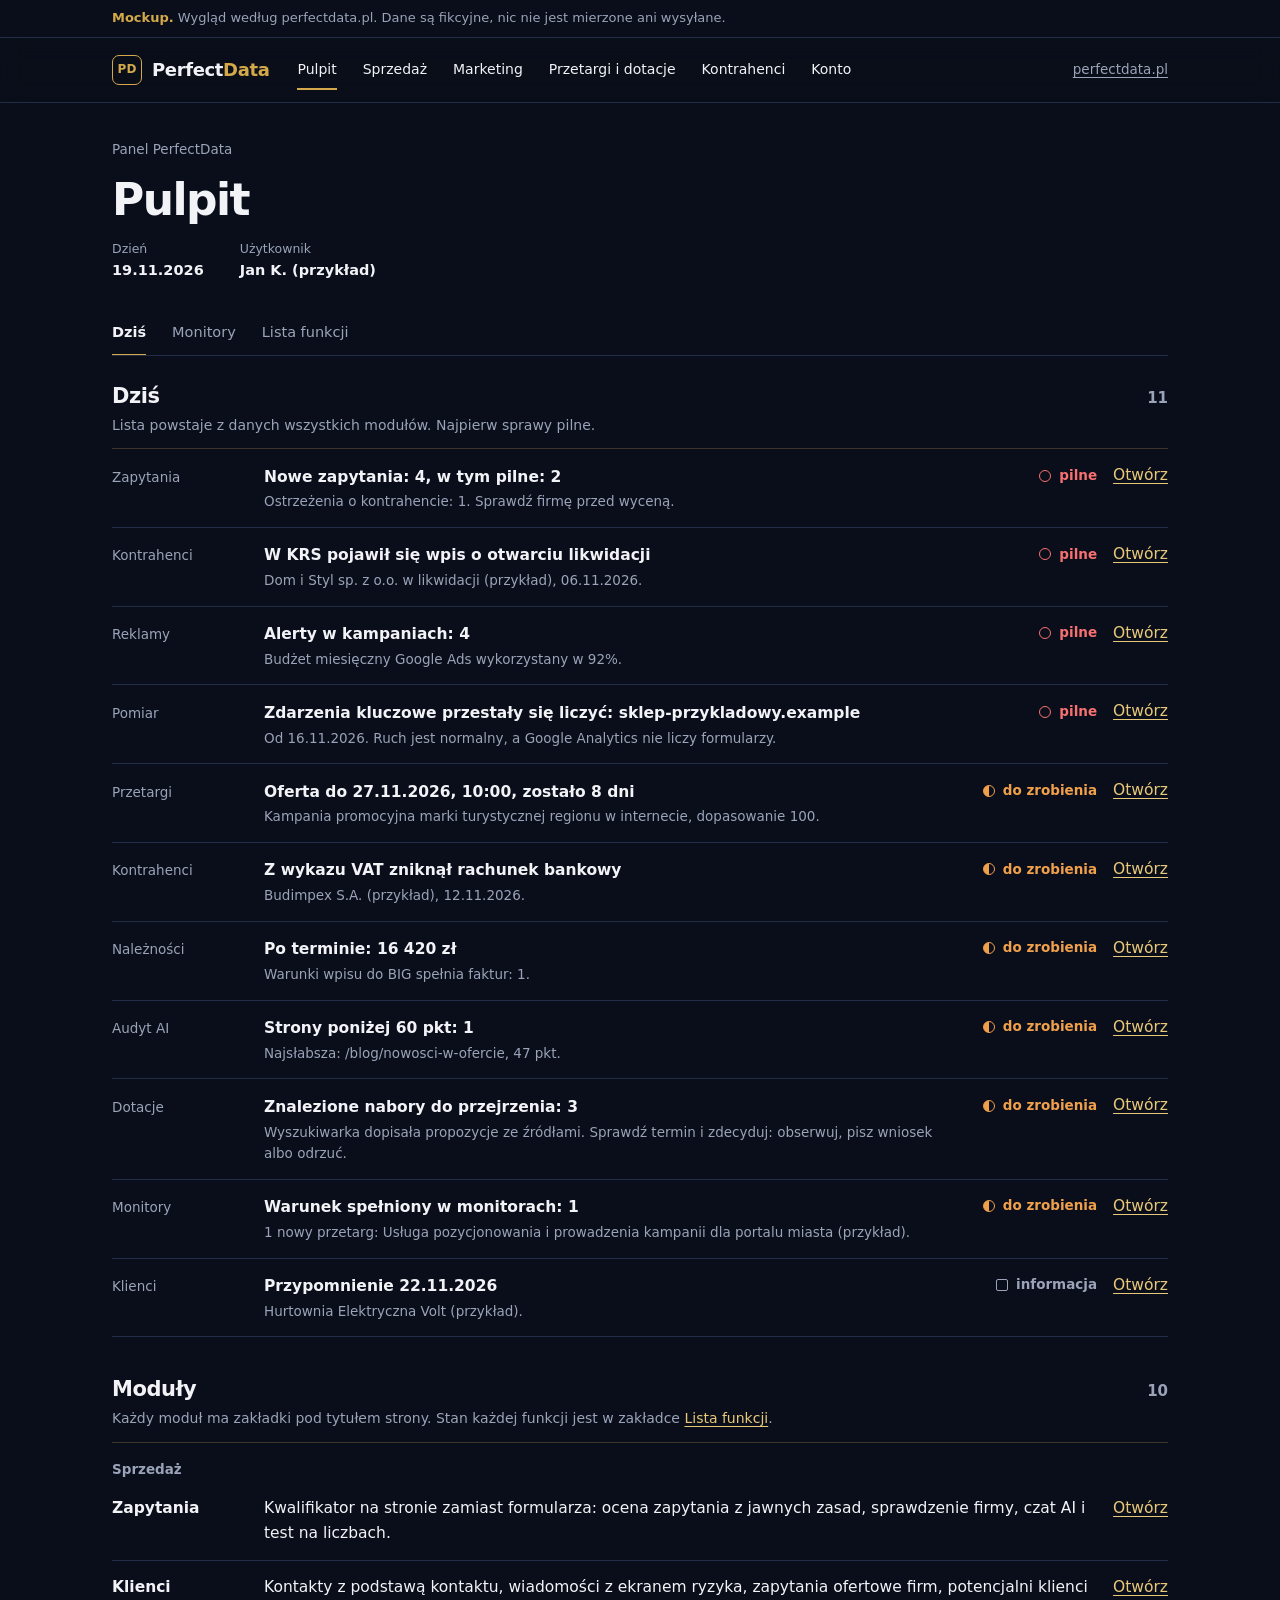
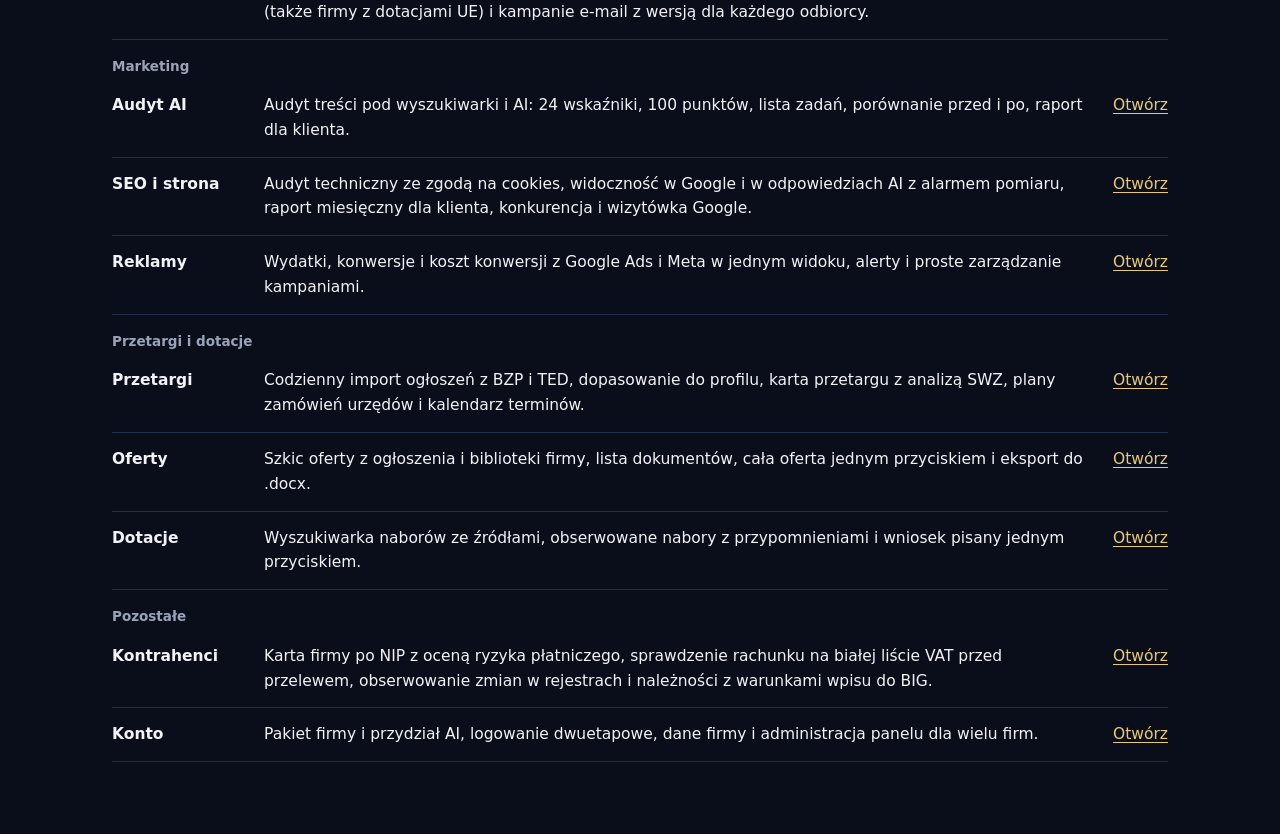
<file: mockup/audyt-ai/public/index.html>
<!doctype html>
<html lang="pl">
<head>
<meta charset="utf-8">
<meta name="viewport" content="width=device-width, initial-scale=1, viewport-fit=cover">
<meta name="robots" content="noindex">
<title>Mockup panelu PerfectData</title>
<style>
/* Motyw PerfectData: granat i złoto ze strony perfectdata.pl, czcionka systemowa.
   Układ: nagłówek jak na stronie, niżej arkusz pomiarowy. Jedna mocna rzecz to linijka 100 punktów, reszta to spokojne wiersze na liniach. */
:root {
  color-scheme: dark;
  --ink: #0a0e1a; --panel: #0f1524; --raised: #151c2e; --line: #232d45; --line-gold: #3a3528;
  --gold: #d4a94a; --gold-hi: #e8c97a; --gold-lo: #a87f2c; --on-gold: #14100a;
  --text: #f2f3f7; --muted: #9aa3b8;
  --good: #4ade80; --mid: #f0a04b; --bad: #f87171; --bar: #34436a;
  --s1: #3987e5; --s2: #d55181; --grid: #1b2438; /* dwie serie wykresów: sprawdzone walidatorem na obu tłach, osobne od barw stanu i od złota */
  --r-s: 9px; --r-m: 14px; --r-l: 18px;
  --font: system-ui, -apple-system, "Segoe UI", Roboto, "Helvetica Neue", Arial, sans-serif;
}
* { box-sizing: border-box; }
[hidden] { display: none !important; }
body { margin: 0; background: var(--ink); color: var(--text); font: 15.5px/1.6 var(--font); }
body::before { content: ""; position: fixed; inset: 0 0 auto; height: env(safe-area-inset-top, 0px); z-index: 10; background: var(--ink); }
a { color: var(--gold-hi); text-underline-offset: 3px; }
a:hover { color: var(--text); }
h1, h2, h3 { margin: 0; font-weight: 700; line-height: 1.15; text-wrap: balance; }
h1 { font-size: clamp(28px, 4.2vw, 44px); letter-spacing: -0.035em; }
h2 { font-size: 21px; letter-spacing: -0.02em; }
h3 { font-size: 15.5px; letter-spacing: -0.01em; }
p { margin: 0; }
ul, ol, dl, dd { margin: 0; padding: 0; }
:focus-visible { outline: 2px solid var(--gold); outline-offset: 2px; border-radius: 3px; }
.muted { color: var(--muted); }
.small { font-size: 13.5px; }
.num { font-variant-numeric: tabular-nums; }
.sr-only { position: absolute; width: 1px; height: 1px; overflow: hidden; clip: rect(0 0 0 0); white-space: nowrap; }
.wrap { max-width: 1120px; margin: 0 auto; padding-left: max(16px, env(safe-area-inset-left, 0px)); padding-right: max(16px, env(safe-area-inset-right, 0px)); }
@media (min-width: 860px) { .wrap { padding-left: max(32px, env(safe-area-inset-left, 0px)); padding-right: max(32px, env(safe-area-inset-right, 0px)); } }

.mock { border-bottom: 1px solid var(--line); font-size: 13px; color: var(--muted); }
.mock .wrap { padding-block: 8px; }
.mock b { color: var(--gold); font-weight: 600; }
.top { position: sticky; top: env(safe-area-inset-top, 0px); z-index: 5; background: rgba(10, 14, 26, .86); -webkit-backdrop-filter: blur(12px); backdrop-filter: blur(12px); border-bottom: 1px solid var(--line); }
.top-in { display: flex; align-items: center; gap: 12px 28px; flex-wrap: wrap; padding-block: 12px; }
.logo { display: flex; align-items: center; gap: 10px; text-decoration: none; color: var(--text); font-weight: 700; font-size: 18px; letter-spacing: -0.02em; }
.logo-mark { width: 30px; height: 30px; border: 1.5px solid var(--gold); border-radius: 7px; display: grid; place-items: center; font-size: 12px; letter-spacing: 0; color: var(--gold); }
.logo b { color: var(--gold); font-weight: 700; }
.mods { display: flex; gap: 26px; flex: 1; min-width: 0; overflow-x: auto; scrollbar-width: none; }
.mods::-webkit-scrollbar { display: none; }
.mods a { flex: none; white-space: nowrap; color: var(--text); text-decoration: none; font-size: 14px; font-weight: 500; padding: 8px 0; border-bottom: 2px solid transparent; }
.mods a.on { border-bottom-color: var(--gold); }
.subnav { display: flex; gap: 24px; overflow-x: auto; scrollbar-width: none; border-top: 1px solid var(--line); }
.subnav[hidden] { display: none; }
.subnav::-webkit-scrollbar { display: none; }
.subnav a { flex: none; white-space: nowrap; color: var(--muted); text-decoration: none; font-size: 13.5px; font-weight: 500; padding: 9px 0; border-bottom: 2px solid transparent; }
.subnav a.on { color: var(--text); border-bottom-color: var(--gold); }
.subnav a:hover { color: var(--gold-hi); }
.mods a:hover { color: var(--gold-hi); }
.back { font-size: 13.5px; color: var(--muted); }
.page { display: flex; flex-direction: column; gap: 28px; padding-block: 36px 72px; }
@media (max-width: 1040px) { .back { display: none; } }
@media (max-width: 860px) { .top-in { gap: 4px 28px; padding-bottom: 0; } .mods { order: 3; flex-basis: 100%; } .mods a { padding: 8px 0 10px; } }
@media (max-width: 600px) { .page { padding-block: 24px 56px; gap: 24px; } }
.client .agency-only { display: none; }

.head { display: flex; flex-wrap: wrap; justify-content: space-between; align-items: flex-start; gap: 16px 24px; }
.head-main { flex: 1 1 480px; min-width: 0; display: flex; flex-direction: column; gap: 14px; }
.crumbs { font-size: 13.5px; color: var(--muted); }
.facts { display: flex; flex-wrap: wrap; gap: 12px 36px; }
.facts div { min-width: 0; max-width: 100%; }
.facts dt { font-size: 12.5px; color: var(--muted); }
.facts dd { font-size: 14.5px; font-weight: 600; overflow-wrap: anywhere; }
.tabs { display: flex; gap: 26px; overflow-x: auto; border-bottom: 1px solid var(--line); }
.tabs a { padding: 10px 0; font-size: 14.5px; color: var(--muted); text-decoration: none; white-space: nowrap; border-bottom: 2px solid transparent; margin-bottom: -1px; }
.tabs a:hover { color: var(--text); }
.tabs a[aria-current="page"] { color: var(--text); border-bottom-color: var(--gold); font-weight: 600; }

.btn { display: inline-flex; align-items: center; justify-content: center; min-height: 44px; padding: 0 20px; border: 0; border-radius: var(--r-s); background: linear-gradient(135deg, var(--gold-hi), var(--gold) 55%, var(--gold-lo)); color: var(--on-gold); font: 600 14.5px var(--font); cursor: pointer; text-decoration: none; }
.btn:not(.ghost) { box-shadow: 0 6px 30px rgba(212, 169, 74, .22); }
.btn:hover { filter: brightness(1.08); color: var(--on-gold); }
.btn.ghost { background: none; border: 1px solid var(--line); color: var(--text); }
.btn.ghost:hover { border-color: var(--gold); filter: none; color: var(--text); }
.field { display: flex; flex-direction: column; gap: 6px; flex: 1 1 220px; min-width: 0; font-size: 13.5px; font-weight: 600; }
.field input { width: 100%; min-height: 44px; padding: 0 14px; border: 1px solid var(--line); border-radius: var(--r-s); background: var(--ink); color: var(--text); font: 15px var(--font); }
.field input:focus-visible { border-color: var(--gold); outline-offset: 0; }
.form { display: flex; flex-wrap: wrap; gap: 14px; align-items: flex-end; }
.panel { background: var(--panel); border: 1px solid var(--line); border-radius: var(--r-m); padding: 22px; min-width: 0; }
.note { border-left: 2px solid var(--gold); background: var(--panel); padding: 10px 14px; font-size: 14px; }
.bar-row { display: flex; flex-wrap: wrap; gap: 12px 20px; align-items: center; justify-content: space-between; }
.switch { display: inline-flex; border: 1px solid var(--line); border-radius: var(--r-s); overflow: hidden; }
.switch button { border: 0; background: none; color: var(--muted); font: 14px/1.3 var(--font); padding: 6px 16px; min-height: 42px; cursor: pointer; }
.switch button span { white-space: nowrap; }
.switch button + button { border-left: 1px solid var(--line); }
.switch button[aria-pressed="true"] { color: var(--text); font-weight: 600; background: var(--raised); box-shadow: inset 0 -2px 0 var(--gold); }

/* Stan: kształt i słowo, nie sama barwa. Pełne koło, pół koła, pierścień. */
.state { display: inline-flex; align-items: center; gap: 8px; font-size: 13.5px; font-weight: 600; white-space: nowrap; }
.state::before { content: ""; width: 10px; height: 10px; border-radius: 50%; border: 1.5px solid currentColor; flex: none; }
.state.good { color: var(--good); } .state.good::before { background: currentColor; }
.state.mid { color: var(--mid); } .state.mid::before { background: linear-gradient(90deg, currentColor 50%, transparent 50%); }
.state.bad { color: var(--bad); }
.state.hot { color: var(--gold-hi); } .state.hot::before { background: currentColor; border-radius: 2px; }
.state.talk { color: var(--text); } .state.talk::before { border-radius: 2px; background: linear-gradient(90deg, currentColor 50%, transparent 50%); }
.state.plain { color: var(--muted); } .state.plain::before { border-radius: 2px; }
.tag { display: inline-block; margin-left: 8px; padding: 0 6px; border: 1px solid var(--line); border-radius: 4px; font-size: 11.5px; font-weight: 500; color: var(--muted); white-space: nowrap; vertical-align: 1px; }

/* Odczyt wyniku i linijka 100 punktów */
.readout { display: flex; flex-direction: column; gap: 22px; }
.ro-top { display: flex; flex-wrap: wrap; align-items: flex-end; gap: 14px 40px; }
.ro-score { display: flex; align-items: flex-end; gap: 16px; }
.ro-num { font-size: clamp(84px, 13vw, 132px); font-weight: 700; line-height: 0.82; letter-spacing: -0.05em; color: var(--gold); font-variant-numeric: tabular-nums; }
.ro-side { display: flex; flex-direction: column; gap: 6px; padding-bottom: 4px; }
.ro-note { flex: 1 1 320px; max-width: 62ch; color: var(--muted); font-size: 14.5px; }
.ro-note b { color: var(--bad); font-weight: 600; }
/* Złoto na linijce to zdobyte punkty, tak jak złota liczba nad nią. Czerwona ramka to wskaźnik z zerem. */
.ruler { display: flex; flex-wrap: wrap; gap: 18px 10px; }
.rg { min-width: 92px; display: flex; flex-direction: column; gap: 8px; }
.segs { display: flex; gap: 2px; }
.seg { display: block; height: 36px; min-width: 5px; padding: 0; border: 0; border-radius: 3px; background: var(--raised); overflow: hidden; }
button.seg { cursor: pointer; }
button.seg:hover, button.seg:focus-visible { outline: 2px solid var(--text); outline-offset: 1px; }
.seg i { display: block; height: 100%; background: var(--gold); }
.seg.bad { box-shadow: inset 0 0 0 1.5px var(--bad); }
.rg-l { display: flex; flex-direction: column; font-size: 12.5px; line-height: 1.35; color: var(--muted); white-space: nowrap; }
.rg-l b { color: var(--gold); margin-right: 5px; }
.rg-l .num { font-size: 14px; font-weight: 600; color: var(--text); }
.legend { display: flex; flex-wrap: wrap; gap: 6px 22px; align-items: center; font-size: 13px; color: var(--muted); }
.legend .lg { display: inline-flex; align-items: center; gap: 8px; white-space: nowrap; }
.legend .seg { width: 22px; height: 12px; border-radius: 2px; }

.sec { display: flex; flex-direction: column; }
.sec-h { display: grid; grid-template-columns: minmax(0, 1fr) auto; gap: 4px 20px; align-items: baseline; padding-bottom: 12px; border-bottom: 1px solid var(--line-gold); }
.sec-h p { grid-column: 1 / -1; color: var(--muted); font-size: 14px; max-width: 78ch; }
.sec-h .gid { color: var(--gold); margin-right: 10px; }
.sec-pts { font-size: 15px; font-weight: 600; color: var(--muted); font-variant-numeric: tabular-nums; }
.todo { list-style: none; }
.todo li { display: grid; grid-template-columns: 84px minmax(0, 1fr); gap: 2px 16px; padding: 16px 0; border-bottom: 1px solid var(--line); }
.gain { font-size: 24px; font-weight: 700; line-height: 1.1; letter-spacing: -0.03em; color: var(--gold); font-variant-numeric: tabular-nums; }
.gain small { font-size: 13px; font-weight: 500; letter-spacing: 0; color: var(--muted); margin-left: 3px; }
.todo .how { grid-column: 2; font-size: 13.5px; color: var(--muted); }
@media (max-width: 600px) { .todo li { grid-template-columns: 58px minmax(0, 1fr); gap: 2px 10px; } .gain { font-size: 21px; } .gain small { display: block; margin: 0; } }

.row { border-bottom: 1px solid var(--line); }
.row summary { display: grid; grid-template-columns: 12px 34px minmax(0, 1.1fr) minmax(0, 1.5fr) 118px 58px; gap: 4px 16px; align-items: baseline; padding: 13px 0; cursor: pointer; list-style: none; }
.row summary::-webkit-details-marker { display: none; }
.row summary::before { content: ""; align-self: center; border: 5px solid transparent; border-left-color: var(--muted); border-right-width: 0; transition: transform .12s; }
.row[open] summary::before { transform: rotate(90deg); }
.row summary:hover .c-name { color: var(--gold-hi); }
.c-code { font-size: 13px; color: var(--muted); font-variant-numeric: tabular-nums; }
.c-name { font-weight: 600; }
.c-val { font-size: 14px; color: var(--muted); }
.c-pts { text-align: right; font-size: 14px; font-variant-numeric: tabular-nums; white-space: nowrap; }
.row-body { display: grid; grid-template-columns: minmax(0, 1.25fr) minmax(0, 1fr); gap: 20px 40px; padding: 4px 0 24px 62px; font-size: 14.5px; }
.kv { display: grid; grid-template-columns: 104px minmax(0, 1fr); gap: 8px 14px; align-content: start; }
.kv dt { color: var(--muted); font-size: 13px; padding-top: 1px; }
.thr { display: flex; flex-direction: column; gap: 2px; list-style: none; }
.thr li { display: grid; grid-template-columns: 112px minmax(0, 1fr) 46px; gap: 10px; padding: 8px 10px; border-left: 2px solid transparent; font-size: 13.5px; color: var(--muted); }
.thr li.now { border-left-color: var(--gold); background: var(--panel); color: var(--text); }
.thr .p { text-align: right; font-variant-numeric: tabular-nums; }
.basis { grid-column: 1 / -1; font-size: 13px; color: var(--muted); }
@media (max-width: 760px) {
  .row summary { grid-template-columns: 12px minmax(0, 1fr) auto; }
  .row summary .c-code { display: none; }
  .row summary .c-val { grid-column: 2 / -1; grid-row: 2; }
  .row summary .state { grid-column: 2; grid-row: 3; }
  .row summary .c-pts { grid-column: 3; grid-row: 1; }
  .row-body { grid-template-columns: minmax(0, 1fr); padding-left: 0; }
  .kv { grid-template-columns: minmax(0, 1fr); gap: 2px; }
  .kv dd { margin-bottom: 10px; }
  .thr li { grid-template-columns: minmax(0, 1fr) 46px; }
  .thr li .state { grid-column: 1 / -1; }
}

.table-wrap { overflow-x: auto; }
table { border-collapse: collapse; width: 100%; font-size: 14px; }
th, td { text-align: left; vertical-align: top; padding: 11px 16px 11px 0; border-bottom: 1px solid var(--line); }
th:last-child, td:last-child { padding-right: 0; }
thead th { font-size: 12.5px; font-weight: 600; color: var(--muted); white-space: nowrap; }
td.n, th.n { text-align: right; font-variant-numeric: tabular-nums; white-space: nowrap; }
.guide table { min-width: 880px; }
.guide td:nth-child(2) { min-width: 210px; }
.list { padding-left: 18px; display: flex; flex-direction: column; gap: 9px; max-width: 86ch; }
.list.plain { list-style: none; padding-left: 0; }
.two { display: grid; grid-template-columns: repeat(auto-fit, minmax(min(100%, 320px), 1fr)); gap: 28px 40px; align-items: start; }
.two > * { min-width: 0; }
.stack { display: flex; flex-direction: column; gap: 14px; }
.delta { color: var(--good); font-weight: 600; }
.cmp { display: grid; grid-template-columns: 104px minmax(0, 1fr); gap: 22px 24px; align-items: start; }
@media (max-width: 640px) { .cmp { grid-template-columns: minmax(0, 1fr); gap: 12px; } .cmp > .ruler { margin-bottom: 14px; } .cmp .who { display: flex; align-items: center; gap: 14px; } }
.cmp .who span { display: block; }
.cmp .big { font-size: 44px; font-weight: 700; letter-spacing: -0.04em; line-height: 1; font-variant-numeric: tabular-nums; }
.cmp .big.now { color: var(--gold); }
.pips { display: inline-flex; gap: 3px; margin-right: 8px; vertical-align: -1px; }
.pips i { width: 10px; height: 10px; border-radius: 2px; border: 1.5px solid var(--muted); }
.pips i.on { background: var(--text); border-color: var(--text); }
.hbar { height: 10px; border-radius: 2px; background: var(--raised); overflow: hidden; }
.hbar i { display: block; height: 100%; background: var(--bar); }
.hbar.key i { background: var(--gold); }
.meter { display: grid; grid-template-columns: minmax(0, 1fr) auto; gap: 6px 14px; font-size: 14.5px; }
.meter .hbar { grid-column: 1 / -1; }
.qa { list-style: none; display: flex; flex-direction: column; gap: 7px; font-size: 14.5px; }
.qa li { display: grid; grid-template-columns: var(--qa, 96px) minmax(0, 1fr); gap: 12px; }
/* Pytania kwalifikatora: pytanie z lewej, odpowiedzi z punktami z prawej */
.q { display: grid; grid-template-columns: minmax(0, 300px) minmax(0, 1fr); gap: 6px 40px; padding: 18px 0; border-bottom: 1px solid var(--line); }
.q h3 { line-height: 1.4; }
.q ul { list-style: none; }
.q li { display: flex; justify-content: space-between; gap: 16px; padding: 5px 0; }
.q li + li { border-top: 1px solid var(--line); }
.q .p { font-variant-numeric: tabular-nums; white-space: nowrap; color: var(--muted); }
.q .p b { color: var(--text); }
@media (max-width: 700px) { .q { grid-template-columns: minmax(0, 1fr); } }
.kvt td:first-child { white-space: nowrap; }
.code { background: var(--panel); border: 1px solid var(--line); border-radius: var(--r-s); padding: 12px 14px; overflow-x: auto; font: 13px/1.5 ui-monospace, SFMono-Regular, Menlo, Consolas, monospace; white-space: pre; }
code { font: 13px ui-monospace, SFMono-Regular, Menlo, Consolas, monospace; }

/* Zapytania */
.counts { display: flex; flex-wrap: wrap; gap: 16px 0; }
.counts div { padding: 0 28px; border-left: 1px solid var(--line); display: flex; flex-direction: column; }
.counts div:first-child { padding-left: 0; border-left: 0; }
.counts b { font-size: 30px; line-height: 1.1; letter-spacing: -0.03em; font-variant-numeric: tabular-nums; }
.counts span { font-size: 13px; color: var(--muted); }
.lead summary { grid-template-columns: 12px 52px minmax(0, 1fr) minmax(0, 1.3fr) 126px 112px; }
.l-score { font-size: 22px; font-weight: 700; letter-spacing: -0.03em; font-variant-numeric: tabular-nums; }
.l-who { font-weight: 600; }
.l-who span { display: block; font-weight: 400; font-size: 13.5px; color: var(--muted); }
.l-status { font-size: 13.5px; color: var(--muted); text-align: right; }
.l-status.new { color: var(--text); font-weight: 600; }
.warn { color: var(--bad); font-weight: 600; }
@media (max-width: 760px) {
  .lead summary { grid-template-columns: 12px 46px minmax(0, 1fr); }
  .lead summary .c-val, .lead summary .state, .lead summary .l-status { grid-column: 3; text-align: left; }
  .counts div { padding: 0 18px; }
}
.widget { max-width: 430px; background: var(--panel); border: 1px solid var(--line-gold); border-radius: var(--r-l); box-shadow: 0 28px 80px rgba(0, 0, 0, .27); overflow: hidden; display: flex; flex-direction: column; }
.w-head { display: flex; align-items: center; gap: 10px; padding: 14px 16px; border-bottom: 1px solid var(--line); font-weight: 700; letter-spacing: -0.01em; }
.w-head .logo-mark { width: 26px; height: 26px; font-size: 10.5px; }
.w-head .tag { margin-left: auto; }
.w-note { padding: 9px 16px; font-size: 12.5px; color: var(--muted); border-bottom: 1px solid var(--line); }
.w-body { padding: 16px; display: flex; flex-direction: column; gap: 10px; }
.bubble { max-width: 88%; padding: 9px 13px; border-radius: 14px; font-size: 14.5px; overflow-wrap: anywhere; }
.bubble.bot { background: var(--raised); align-self: flex-start; border-bottom-left-radius: 4px; }
.bubble.user { background: rgba(212, 169, 74, .12); border: 1px solid rgba(212, 169, 74, .35); align-self: flex-end; border-bottom-right-radius: 4px; }
.opts { display: flex; flex-direction: column; gap: 6px; }
.opts button { text-align: left; min-height: 42px; padding: 8px 13px; border: 1px solid var(--line); border-radius: var(--r-s); background: none; color: var(--text); font: 500 14.5px var(--font); cursor: pointer; }
.opts button:hover { border-color: var(--gold); color: var(--gold-hi); }
.w-form { display: flex; flex-direction: column; gap: 12px; }
.w-form .field { flex: none; }
.check { display: flex; gap: 9px; align-items: flex-start; font-size: 13.5px; color: var(--muted); }
.check input { margin-top: 4px; accent-color: var(--gold); }
.w-foot { display: flex; gap: 8px; padding: 10px 12px; border-top: 1px solid var(--line); }
.w-foot input { flex: 1; min-width: 0; min-height: 42px; padding: 0 13px; border: 1px solid var(--line); border-radius: var(--r-s); background: var(--ink); color: var(--text); font: 14.5px var(--font); }
.w-foot .btn { min-height: 42px; padding: 0 14px; }
.err { color: var(--bad); font-size: 13.5px; }
.seller-num { font-size: 52px; font-weight: 700; line-height: 1; letter-spacing: -0.04em; font-variant-numeric: tabular-nums; }
/* ===== Nowe moduły ===== */
.field select, .field textarea { width: 100%; min-height: 44px; padding: 10px 14px; border: 1px solid var(--line); border-radius: var(--r-s); background: var(--ink); color: var(--text); font: 15px/1.5 var(--font); }
.field textarea { min-height: 120px; resize: vertical; }
.field select:focus-visible, .field textarea:focus-visible { border-color: var(--gold); outline-offset: 0; }
.stack > .field { flex: 0 0 auto; }
.btn.sm { min-height: 36px; padding: 0 14px; font-size: 13.5px; }
.btn[disabled] { opacity: .45; cursor: not-allowed; filter: none; box-shadow: none; }
.acts { display: flex; flex-wrap: wrap; gap: 8px; align-items: center; }
@media (max-width: 560px) { .switch.wide { display: grid; grid-template-columns: 1fr 1fr; width: 100%; } .switch.wide button:nth-child(odd) { border-left: 0; } .switch.wide button:nth-child(n+3) { border-top: 1px solid var(--line); } }
.note.warn { border-left-color: var(--bad); }
.pick { display: flex; flex-direction: column; gap: 6px; border: 0; padding: 0; margin: 0; min-width: 0; }
.pick label { display: grid; grid-template-columns: 18px minmax(0, 1fr); gap: 2px 10px; padding: 10px 12px; border: 1px solid var(--line); border-radius: var(--r-s); cursor: pointer; font-weight: 600; }
.pick label:has(input:checked) { border-color: var(--gold); background: var(--panel); }
.pick input { accent-color: var(--gold); margin-top: 5px; }
.pick small { grid-column: 2; font-size: 13px; font-weight: 400; color: var(--muted); }
.msg { background: var(--panel); border: 1px solid var(--line); border-radius: var(--r-s); padding: 14px 16px; white-space: pre-wrap; font-size: 14.5px; overflow-wrap: anywhere; }
.msg b { display: block; margin-bottom: 8px; }
.src { color: var(--muted); font-size: 12.5px; }
.chk { color: var(--mid); font-size: 12.5px; font-weight: 600; white-space: nowrap; border-bottom: 1px dashed currentColor; }
.doc p { margin-bottom: 8px; max-width: 86ch; }
.step-h { display: flex; align-items: baseline; gap: 10px; flex-wrap: wrap; }
.step-h .n { color: var(--gold); font-weight: 700; }
/* Wiersz listy: lewa kolumna stała, treść, stan, akcja */
.item { display: grid; grid-template-columns: var(--c1, 132px) minmax(0, 1fr) auto; gap: 4px 20px; align-items: baseline; padding: 14px 0; border-bottom: 1px solid var(--line); }
.item > .lead-col { font-size: 13.5px; color: var(--muted); }
.item p + p { color: var(--muted); font-size: 13.5px; margin-top: 2px; }
.item .end { display: flex; flex-wrap: wrap; gap: 8px 16px; align-items: center; justify-content: flex-end; }
.item .big { font-size: 26px; font-weight: 700; letter-spacing: -0.03em; line-height: 1; color: var(--text); font-variant-numeric: tabular-nums; }
@media (max-width: 700px) { .item { grid-template-columns: minmax(0, 1fr); } .item .end { justify-content: flex-start; } }
.score-line { display: flex; align-items: flex-end; gap: 14px; flex-wrap: wrap; }
.debt summary { grid-template-columns: 12px 70px minmax(0, 1.3fr) minmax(0, .6fr) 190px 150px; }
@media (max-width: 760px) { .debt summary { grid-template-columns: 12px 60px minmax(0, 1fr); } }
.fn > a { color: var(--text); font-weight: 600; text-decoration-color: var(--line); }
.fn > a:hover { color: var(--gold-hi); text-decoration-color: currentColor; }
.own td { background: var(--panel); }
.own td:first-child { box-shadow: inset 2px 0 0 var(--gold); padding-left: 12px; }
.delta.neg { color: var(--bad); }
/* Wykres: jedna oś, cienkie linie, opisy w barwie tekstu, nie serii */
.chart { min-width: 0; }
.chart svg { display: block; width: 100%; overflow: visible; outline-offset: 4px; }
.chart text { font: 12px var(--font); fill: var(--muted); font-variant-numeric: tabular-nums; }
.chart .val { fill: var(--text); font-weight: 600; }
.keys { display: flex; flex-wrap: wrap; gap: 6px 20px; font-size: 13.5px; }
.key { display: inline-flex; align-items: center; gap: 8px; }
.key i { width: 16px; height: 3px; border-radius: 2px; flex: none; }
.tip { position: fixed; z-index: 20; pointer-events: none; background: var(--raised); border: 1px solid var(--line); border-radius: var(--r-s); padding: 8px 12px; font-size: 13px; box-shadow: 0 12px 32px rgba(0, 0, 0, .4); max-width: 240px; }
.tip b { display: block; margin-bottom: 4px; color: var(--muted); font-weight: 500; }
.tip div { display: flex; align-items: center; gap: 8px; white-space: nowrap; }
.tip div strong { font-variant-numeric: tabular-nums; }
.tip i { width: 12px; height: 3px; border-radius: 2px; flex: none; }
details.more > summary { cursor: pointer; font-size: 13.5px; color: var(--muted); padding: 6px 0; }
details.more > summary:hover { color: var(--text); }
@media (prefers-reduced-motion: reduce) { .row summary::before { transition: none; } }
</style>
</head>
<body>

<div id="shell">
<div class="mock"><div class="wrap"><b>Mockup.</b> Wygląd według perfectdata.pl. Dane są fikcyjne, nic nie jest mierzone ani wysyłane.</div></div>
<header class="top"><div class="wrap top-in">
  <a class="logo" href="#pulpit" aria-label="PerfectData, pulpit"><span class="logo-mark" aria-hidden="true">PD</span><span>Perfect<b>Data</b></span></a>
  <nav class="mods agency-only" aria-label="Moduły" id="mods"></nav>
  <a class="back agency-only" href="https://perfectdata.pl" target="_blank" rel="noopener">perfectdata.pl</a>
</div>
<div class="subnav-row agency-only"><nav class="wrap subnav" aria-label="Moduły w tej części" id="submods" hidden></nav></div></header>
<main class="wrap page">
  <p class="note" id="clientNote" hidden>Widok klienta. Tak wygląda raport pod publicznym linkiem: tylko do odczytu, bez panelu agencji.</p>
  <header class="head">
    <div class="head-main">
      <p class="crumbs agency-only" id="crumbs"></p>
      <h1 id="pageTitle"></h1>
      <dl class="facts" id="pageMeta"></dl>
    </div>
    <button class="btn ghost" id="clientBtn" type="button">Podgląd dla klienta</button>
  </header>
  <nav class="tabs" aria-label="Części modułu" id="tabs"></nav>
  <div id="views"></div>
  <div class="tip" id="tip" role="status" hidden></div>
</main>
</div>

<script>
const RULES = {"version":"2026-11-20","levels":{"good":85,"mid":60},"sources":{"g_guide":{"who":"Google","label":"Google: optymalizacja pod funkcje generatywnej AI w wyszukiwarce (10.07.2026)","url":"https://developers.google.com/search/docs/fundamentals/ai-optimization-guide","short":"Google: przewodnik AI"},"g_features":{"who":"Google","label":"Google: funkcje AI a Twoja witryna (10.12.2025)","url":"https://developers.google.com/search/docs/appearance/ai-features","short":"Google: funkcje AI"},"g_snippet":{"who":"Google","label":"Google: fragmenty i meta description","url":"https://developers.google.com/search/docs/appearance/snippet","short":"Google: fragmenty"},"g_title":{"who":"Google","label":"Google: linki tytułowe","url":"https://developers.google.com/search/docs/appearance/title-link","short":"Google: tytuły"},"g_helpful":{"who":"Google","label":"Google: tworzenie pomocnych, wiarygodnych treści","url":"https://developers.google.com/search/docs/fundamentals/creating-helpful-content","short":"Google: pomocne treści"},"g_article":{"who":"Google","label":"Google: dane strukturalne Article (8.09.2026)","url":"https://developers.google.com/search/docs/data-types/article","short":"Google: Article"},"g_faq":{"who":"Google","label":"Google: koniec wyników rozszerzonych FAQ od 7.05.2026 (omówienie ppc.land)","url":"https://ppc.land/google-kills-faq-rich-results-what-seos-saw-coming-since-2019/","short":"Google: FAQ"},"cwv":{"who":"Google","label":"web.dev: Core Web Vitals","url":"https://web.dev/articles/vitals","short":"web.dev"},"openai":{"who":"Boty AI","label":"OpenAI: przegląd botów (OAI-SearchBot, GPTBot, ChatGPT-User)","url":"https://developers.openai.com/api/docs/bots.md","short":"OpenAI"},"anthropic":{"who":"Boty AI","label":"Anthropic: boty ClaudeBot, Claude-User, Claude-SearchBot","url":"https://support.claude.com/en/articles/8896518-does-anthropic-crawl-data-from-the-web-and-how-can-site-owners-block-the-crawler","short":"Anthropic"},"perplexity":{"who":"Boty AI","label":"Perplexity: boty PerplexityBot i Perplexity-User","url":"https://docs.perplexity.ai/docs/resources/perplexity-crawlers.md","short":"Perplexity"},"cloudflare":{"who":"Boty AI","label":"Cloudflare: zasady dostępu botów AI (Search, Agents, Training)","url":"https://developers.cloudflare.com/bots/additional-configurations/block-ai-bots/","short":"Cloudflare"},"ms_ads":{"who":"Microsoft","label":"Microsoft: optymalizacja treści pod odpowiedzi AI (10.2025)","url":"https://about.ads.microsoft.com/en/blog/post/october-2025/optimizing-your-content-for-inclusion-in-ai-search-answers","short":"Microsoft"},"bing_perf":{"who":"Microsoft","label":"Bing: raport AI Performance w Bing Webmaster Tools (02.2026)","url":"https://blogs.bing.com/webmaster/February-2026/Introducing-AI-Performance-in-Bing-Webmaster-Tools-Public-Preview","short":"Bing: raport AI"},"bing_guide":{"who":"Microsoft","label":"Bing: wytyczne dla webmasterów z częścią o GEO (omówienie Search Engine Journal, 02.2026)","url":"https://www.searchenginejournal.com/bing-adds-geo-to-official-guidelines-expands-ai-abuse-definitions/568442/","short":"Bing: wytyczne"},"geo":{"who":"Badanie","label":"Badanie GEO: Generative Engine Optimization (Aggarwal i in., KDD 2024)","url":"https://arxiv.org/html/2311.09735v3","short":"Badanie GEO"},"vercel":{"who":"Badanie","label":"Badanie Vercel i MERJ: boty AI a JavaScript (12.2024)","url":"https://vercel.com/blog/the-rise-of-the-ai-crawler","short":"Badanie Vercel"}},"groups":[{"id":"A","name":"Dostęp dla wyszukiwarek i botów AI","short":"Dostęp","lead":"Jeśli bot nie pobierze strony albo nie wolno mu pokazać fragmentu, reszta wskaźników nie ma znaczenia."},{"id":"B","name":"Zrozumiała struktura","short":"Struktura","lead":"Tytuł, nagłówki i dane strukturalne mówią, o czym jest strona i gdzie leży odpowiedź."},{"id":"C","name":"Wiarygodność i dowody","short":"Wiarygodność","lead":"Kto to napisał, kiedy i na jakiej podstawie."},{"id":"D","name":"Odpowiedź na pytania","short":"Odpowiedzi","lead":"Czy strona odpowiada na pytanie z frazy i na pytania poboczne, które AI zadaje przy okazji."},{"id":"E","name":"Szybkość i wygoda","short":"Szybkość","lead":"Strona ma działać szybko i poprawnie na telefonie."}],"rules":[{"code":"A1","group":"A","name":"Kod odpowiedzi","max":4,"partial":2,"required":true,"what":"Czy adres odpowiada poprawnie, bez łańcucha przekierowań.","how":"Pobieramy adres tak jak przeglądarka i liczymy przekierowania.","good":"Kod 200 po najwyżej 1 przekierowaniu.","mid":"Kod 200 po 2 lub więcej przekierowaniach.","bad":"Kod 4xx lub 5xx, pętla przekierowań albo brak odpowiedzi w 15 s.","fix":"Linkuj od razu do adresu docelowego i usuń pośrednie przekierowania.","basis":["g_features"]},{"code":"A2","group":"A","name":"Indeksowanie","max":6,"partial":3,"required":true,"what":"Czy strona może trafić do indeksu wyszukiwarki.","how":"Sprawdzamy znacznik meta robots, nagłówek X-Robots-Tag i adres kanoniczny.","good":"Brak noindex. Adres kanoniczny wskazuje tę samą stronę.","mid":"Brak noindex, ale brakuje adresu kanonicznego.","bad":"Jest noindex albo adres kanoniczny wskazuje inną stronę.","fix":"Usuń noindex i ustaw rel=canonical na własny adres strony.","basis":["g_features","g_guide"],"note":"Brak adresu kanonicznego nie blokuje indeksowania. Punktujemy go, bo wskazuje wyszukiwarce właściwy adres, gdy ta sama treść jest pod kilkoma adresami."},{"code":"A3","group":"A","name":"Fragment i cytat","max":4,"partial":2,"required":true,"what":"Czy wyszukiwarka może pokazać fragment strony. Bez tego strona nie będzie źródłem w odpowiedziach AI Google.","how":"Szukamy dyrektyw nosnippet, max-snippet i noarchive oraz atrybutu data-nosnippet.","good":"Brak nosnippet, max-snippet:0 i noarchive. Treść główna jest poza data-nosnippet.","mid":"max-snippet poniżej 160 znaków, data-nosnippet na części treści głównej albo noarchive.","bad":"nosnippet albo max-snippet:0.","fix":"Usuń ograniczenia fragmentu ze stron, które mają być cytowane. Atrybut data-nosnippet zostaw tylko na elementach, których nie chcesz pokazywać.","note":"Według wytycznych Bing dyrektywa noarchive wyłącza treść z odpowiedzi Copilota. Na Google nie wpływa, dlatego to stan „Do poprawy”, a nie „Źle”.","convention":"Próg 160 znaków jest umowny.","basis":["g_features","g_snippet","bing_guide"]},{"code":"A4","group":"A","name":"robots.txt dla botów wyszukiwania","max":8,"partial":4,"required":true,"what":"Czy boty, które budują wyniki wyszukiwania i odpowiedzi AI, mogą pobrać ten adres.","how":"Czytamy robots.txt i sprawdzamy reguły dla 5 botów: Googlebot, Bingbot, OAI-SearchBot (ChatGPT), PerplexityBot i Claude-SearchBot.","good":"Wszystkie 5 botów ma dostęp do adresu.","mid":"Googlebot i Bingbot mają dostęp, ale co najmniej 1 bot AI jest zablokowany.","bad":"Zablokowany Googlebot albo Bingbot.","fix":"Usuń regułę Disallow dla wymienionych botów. OpenAI i Perplexity podają, że zmiana działa po ok. 24 godzinach.","note":"Boty treningowe (GPTBot, ClaudeBot, Google-Extended) pokazujemy osobno i bez punktów. Ich blokada nie wpływa na wyszukiwanie. To decyzja właściciela strony.","basis":["openai","anthropic","perplexity","g_features"]},{"code":"A5","group":"A","name":"Serwer i CDN wpuszczają boty","max":4,"partial":2,"what":"Czy zapora, CDN lub hosting nie odrzucają botów mimo zgody w robots.txt.","how":"Wysyłamy 5 zapytań z nagłówkiem User-Agent każdego bota i porównujemy odpowiedź z odpowiedzią dla przeglądarki.","good":"5 z 5 zapytań zwraca kod 200 i tę samą treść co przeglądarce.","mid":"Kod 200 dla wszystkich, ale odpowiedź dla bota trwa ponad 5 s.","bad":"Co najmniej 1 bot dostaje kod 403, 429 albo stronę z testem zamiast treści.","fix":"W panelu CDN lub zapory zezwól na boty wyszukiwania AI. W Cloudflare: Security, Settings, AI Crawler and Agent access policies, kategoria Search na Allow.","note":"Test wychodzi z naszego serwera. Zapora, która weryfikuje adresy IP botów, może potraktować prawdziwego bota inaczej. Ostateczne potwierdzenie daje dziennik serwera.","convention":"Próg 5 s jest umowny.","basis":["g_features","perplexity","cloudflare"]},{"code":"A6","group":"A","name":"Treść bez JavaScript","max":4,"partial":2,"what":"Czy treść jest w kodzie HTML wysyłanym przez serwer. Według badania z 2024 r. boty OpenAI, Anthropic i Perplexity nie uruchamiają JavaScript.","how":"Porównujemy liczbę słów treści głównej w HTML z serwera i po uruchomieniu skryptów w przeglądarce.","good":"Co najmniej 90% słów treści głównej i nagłówek H1 są w HTML z serwera.","mid":"50-89% słów treści głównej.","bad":"Mniej niż 50% słów albo brak H1 w HTML z serwera.","fix":"Renderuj treść po stronie serwera. Skrypty zostaw do dodatków: opinii, czatu, liczników.","convention":"Progi 90% i 50% są umowne.","basis":["vercel","g_features","ms_ads"],"note":"Google uruchamia JavaScript, więc ten wskaźnik dotyczy pozostałych botów AI. Badanie jest z grudnia 2024 r. Jeśli boty zaczną uruchamiać skrypty, zmienimy wskaźnik w nowej wersji wytycznych."},{"code":"B1","group":"B","name":"Tytuł strony","max":4,"partial":2,"what":"Czy strona ma własny, opisowy tytuł.","how":"Odczytujemy znacznik title i porównujemy go z tytułami innych sprawdzonych stron witryny.","good":"Tytuł jest, opisuje treść i nie powtarza się na innych sprawdzonych stronach.","mid":"Tytuł powtarza się na innej stronie albo jest ogólnikiem (np. „Strona główna”).","bad":"Brak znacznika title albo jest pusty.","fix":"Napisz własny, opisowy tytuł dla każdej strony. Nazwę marki dodaj krótko na końcu.","note":"Google nie podaje limitu długości tytułu. Tytuł ponad ok. 60 znaków może zostać ucięty w wynikach, więc pokazujemy to jako wskazówkę bez punktów.","basis":["g_title","ms_ads"]},{"code":"B2","group":"B","name":"Opis strony","max":3,"partial":1,"what":"Meta description: krótki opis, którego wyszukiwarka może użyć jako fragmentu.","how":"Odczytujemy meta description i porównujemy z opisami innych sprawdzonych stron.","good":"Opis jest i nie powtarza się na innych sprawdzonych stronach.","mid":"Opis jest, ale taki sam jak na innej stronie.","bad":"Brak opisu.","fix":"Opisz w 1-2 zdaniach, co czytelnik znajdzie na stronie. Bez listy słów kluczowych.","note":"Google nie podaje limitu długości opisu.","basis":["g_snippet","ms_ads"]},{"code":"B3","group":"B","name":"Nagłówek H1","max":4,"partial":2,"what":"Czy strona ma jeden główny nagłówek zgodny z tytułem.","how":"Liczymy nagłówki H1 i porównujemy słowa H1 ze słowami tytułu (bez spójników i nazwy marki).","good":"Dokładnie jeden H1, a co najmniej połowa jego słów jest też w tytule.","mid":"Kilka H1 albo mniej niż połowa wspólnych słów z tytułem.","bad":"Brak H1 albo H1 jest pusty.","fix":"Zostaw jeden H1, który mówi to samo co tytuł strony.","convention":"Próg połowy wspólnych słów jest umowny.","basis":["g_title","ms_ads"]},{"code":"B4","group":"B","name":"Nagłówki sekcji","max":4,"partial":2,"what":"Czy treść jest podzielona na sekcje z konkretnymi nagłówkami.","how":"Sprawdzamy trzy warunki: co najmniej 2 nagłówki H2 na stronie powyżej 300 słów, poziomy po kolei (bez przeskoku z H2 do H4), brak ogólników z listy (np. „Informacje”, „Dowiedz się więcej”).","good":"Spełnione 3 z 3 warunków.","mid":"Spełnione 2 z 3 warunków.","bad":"Spełniony 1 warunek albo żaden.","fix":"Podziel treść na sekcje. Nagłówek ma mówić, o czym jest sekcja, najlepiej jako pytanie albo konkretny temat.","convention":"Próg 300 słów i lista ogólników są umowne.","basis":["g_guide","ms_ads","bing_perf"]},{"code":"B5","group":"B","name":"Bez ścian tekstu","max":3,"partial":1,"what":"Czy akapity są na tyle krótkie, że widać granice między myślami.","how":"Liczymy słowa w każdym akapicie treści głównej.","good":"Żaden akapit nie ma więcej niż 150 słów.","mid":"1-2 akapity powyżej 150 słów.","bad":"3 lub więcej akapitów powyżej 150 słów.","fix":"Podziel długie akapity. Kroki i porównania zapisz jako listę albo tabelę.","convention":"Próg 150 słów jest umowny.","basis":["ms_ads","g_guide"]},{"code":"B6","group":"B","name":"Treść jako tekst","max":3,"partial":1,"what":"Czy ważne informacje są tekstem, a nie tylko obrazem albo plikiem PDF.","how":"Liczymy zdjęcia w treści głównej z opisem alt. Sprawdzamy, czy cena, parametry i kroki są w HTML.","good":"Co najmniej 90% zdjęć w treści ma opis alt, a kluczowe dane są tekstem.","mid":"50-89% zdjęć ma opis alt.","bad":"Mniej niż 50% zdjęć ma opis alt albo kluczowe dane są tylko na obrazie lub w PDF.","fix":"Dodaj opisy alt. Parametry, ceny i kroki zapisz w HTML.","convention":"Progi 90% i 50% są umowne.","basis":["g_features","ms_ads"]},{"code":"B7","group":"B","name":"Dane strukturalne","max":4,"partial":2,"what":"Czy dane strukturalne są poprawne i zgodne z tym, co widać na stronie.","how":"Odczytujemy JSON-LD, sprawdzamy składnię i typ, porównujemy wartości (tytuł, autor, data, cena) z widoczną treścią.","good":"JSON-LD bez błędów, typ pasuje do strony (artykuł: Article lub BlogPosting, produkt: Product, strona główna: Organization i WebSite), wartości zgodne z treścią.","mid":"Brak danych strukturalnych albo dane niepełne.","bad":"Błąd składni albo wartości sprzeczne z widoczną treścią.","fix":"Dodaj JSON-LD właściwy dla rodzaju strony i trzymaj go w zgodzie z treścią.","note":"Google nie wymaga danych strukturalnych do odpowiedzi AI. Punktujemy je, bo dają wyniki rozszerzone i zaleca je Microsoft. Typ FAQPage jest bez punktów: od 7.05.2026 nie daje wyników rozszerzonych w Google.","basis":["g_features","g_guide","ms_ads","g_faq"]},{"code":"C1","group":"C","name":"Autor","max":5,"partial":2,"what":"Czy wiadomo, kto napisał treść.","how":"Szukamy podpisu autora, linku do strony o autorze lub „O nas” i właściwości author w danych strukturalnych.","good":"Widoczne imię i nazwisko autora, link do strony o autorze, autor w danych strukturalnych (Person z name i url).","mid":"Podpis jest, ale brakuje linku albo danych strukturalnych.","bad":"Brak informacji o autorze.","fix":"Podpisz treść prawdziwym autorem i podlinkuj jego stronę z opisem doświadczenia.","note":"Na stronach produktów i ofert zamiast autora sprawdzamy wydawcę (Organization). Zmyślony autor to oszustwo według Google.","basis":["g_helpful","g_article"]},{"code":"C2","group":"C","name":"Daty","max":4,"partial":2,"what":"Czy widać, kiedy treść powstała i kiedy była aktualizowana.","how":"Szukamy widocznej daty i porównujemy ją z datePublished i dateModified w danych strukturalnych (format ISO 8601).","good":"Widoczna data publikacji lub aktualizacji i ta sama data w danych strukturalnych.","mid":"Data jest widoczna, ale brakuje jej w danych strukturalnych albo różni się o ponad 1 dzień.","bad":"Brak daty. Także wtedy, gdy data zmieniła się między audytami, a treść nie.","fix":"Pokaż datę aktualizacji i zmieniaj ją tylko razem z treścią.","note":"Google ostrzega przed zmianą daty bez zmiany treści. Wskaźnik dotyczy artykułów i poradników. Na stronie głównej, stronie produktu i stronie oferty data nie jest oczekiwana, więc raport pokazuje „nie dotyczy” i nie liczy tych punktów.","basis":["g_article","g_helpful","bing_perf"],"applies":["article"]},{"code":"C3","group":"C","name":"Źródła","max":4,"partial":2,"what":"Czy twierdzenia i liczby mają podane źródło.","how":"Liczymy linki z treści głównej do zewnętrznych źródeł. Nie liczymy linków do własnej witryny, sklepów i mediów społecznościowych.","good":"Co najmniej 2 źródła na 1000 słów treści, minimum 2.","mid":"1 źródło.","bad":"Brak źródeł.","fix":"Podlinkuj dane, normy i badania, na które się powołujesz.","note":"W badaniu GEO dodanie źródeł podniosło widoczność w odpowiedzi AI o 28%. Test był na symulowanym silniku, nie na ChatGPT ani Google. Wskaźnik dotyczy artykułów i poradników. Na pozostałych rodzajach stron raport pokazuje „nie dotyczy” i nie liczy tych punktów.","convention":"Próg 2 źródeł na 1000 słów jest umowny.","basis":["geo","g_helpful","bing_perf"],"applies":["article"]},{"code":"C4","group":"C","name":"Konkretne dane","max":3,"partial":1,"what":"Czy treść podaje liczby i parametry zamiast ogólników.","how":"Liczymy zdania z liczbą i jednostką (np. 15 barów, 1450 W, 2 lata gwarancji) na 1000 słów treści.","good":"Co najmniej 5 takich zdań na 1000 słów.","mid":"2-4 na 1000 słów.","bad":"0-1 na 1000 słów.","fix":"Zamień ogólniki na parametry. Zamiast „cichy ekspres” napisz „ekspres o głośności 52 dB”.","note":"W badaniu GEO dodanie statystyk podniosło widoczność o 31% (symulowany silnik).","convention":"Progi są umowne.","basis":["geo","ms_ads"]},{"code":"C5","group":"C","name":"Dane firmy","max":4,"partial":2,"what":"Czy wiadomo, jaka firma stoi za stroną.","how":"Sprawdzamy trzy warunki: Organization w danych strukturalnych (name, url, logo), linki do stron „Kontakt” i „O nas”, te same dane firmy w stopce i na stronie kontaktowej.","good":"Spełnione 3 z 3 warunków.","mid":"Spełnione 2 z 3 warunków.","bad":"Spełniony 1 warunek albo żaden.","fix":"Dodaj dane Organization, stronę „O nas” i ujednolić nazwę, adres i NIP w całej witrynie.","basis":["g_helpful","bing_guide"]},{"code":"D1","group":"D","name":"Odpowiedź na początku","max":5,"partial":2,"ai":true,"what":"Czy strona od razu odpowiada na pytanie z frazy.","how":"Model AI czyta pierwsze 300 słów po H1 i wskazuje zdanie, które odpowiada na główne pytanie. Raport pokazuje to zdanie i jego pozycję.","good":"Bezpośrednia odpowiedź w pierwszych 100 słowach.","mid":"Odpowiedź między 101. a 300. słowem.","bad":"Brak bezpośredniej odpowiedzi w pierwszych 300 słowach.","fix":"Zacznij od odpowiedzi w 1-2 zdaniach. Szczegóły i wyjątki podaj niżej.","convention":"Progi 100 i 300 słów są umowne.","basis":["bing_guide","ms_ads"]},{"code":"D2","group":"D","name":"Pytania poboczne","max":7,"partial":3,"ai":true,"what":"Na ile pytań pobocznych odpowiada strona. Wyszukiwarki AI rozbijają jedno zapytanie na kilka i szukają odpowiedzi na każde.","how":"Przy pierwszym audycie ustalamy 10 pytań pobocznych do frazy i zamrażamy listę. Przy każdym audycie model AI sprawdza, na które pytania strona odpowiada, i podaje cytat.","good":"Odpowiedź na co najmniej 8 z 10 pytań.","mid":"Odpowiedź na 5-7 pytań.","bad":"Odpowiedź na 4 pytania lub mniej.","fix":"Dopisz brakujące odpowiedzi na tej samej stronie, każdą pod własnym nagłówkiem.","note":"Nie twórz osobnych stron pod każdą odmianę pytania. Google traktuje to jako nadużycie (scaled content abuse).","convention":"Liczba 10 pytań i progi są umowne. Listę pytań zatwierdza opiekun klienta.","basis":["g_guide","g_features","bing_perf"]},{"code":"D3","group":"D","name":"Jeden temat, jedna nazwa","max":3,"partial":1,"what":"Czy strona trzyma się jednego tematu i nazywa go zawsze tak samo.","how":"Porównujemy nazwę głównego tematu w tytule, H1, pierwszym akapicie i danych strukturalnych.","good":"Ta sama nazwa w 4 z 4 miejsc.","mid":"Ta sama nazwa w 3 z 4 miejsc.","bad":"Ta sama nazwa w 2 miejscach lub mniej.","fix":"Nazywaj produkt, usługę lub temat zawsze tak samo. Jedna strona, jeden temat.","basis":["bing_guide","bing_perf"]},{"code":"E1","group":"E","name":"Core Web Vitals","max":6,"partial":3,"parts":true,"what":"Szybkość ładowania, reakcja na kliknięcie i stabilność układu u prawdziwych użytkowników.","how":"Bierzemy dane użytkowników Chrome z 28 dni (75. percentyl, telefon) z PageSpeed Insights. Gdy ich brak, pokazujemy pomiar laboratoryjny i to oznaczamy.","good":"LCP do 2,5 s, INP do 200 ms, CLS do 0,1. Po 2 pkt za każdy z trzech wskaźników.","mid":"LCP do 4,0 s, INP do 500 ms, CLS do 0,25. Po 1 pkt.","bad":"Powyżej tych wartości. 0 pkt.","fix":"Zmniejsz i wczytuj z wyprzedzeniem główne zdjęcie, ogranicz skrypty, podaj wymiary obrazów i miejsc na reklamy.","basis":["cwv","g_guide"]},{"code":"E2","group":"E","name":"Wygląd na telefonie","max":2,"partial":1,"what":"Czy strona dopasowuje się do ekranu telefonu.","how":"Sprawdzamy meta viewport i szerokość strony przy ekranie 360 px.","good":"Jest meta viewport i strona nie przewija się w poziomie.","mid":"Jest meta viewport, ale strona przewija się w poziomie.","bad":"Brak meta viewport.","fix":"Dodaj meta viewport i usuń elementy o stałej szerokości.","basis":["g_guide"]},{"code":"E3","group":"E","name":"HTTPS","max":2,"partial":1,"what":"Czy strona działa bezpiecznie po HTTPS.","how":"Sprawdzamy certyfikat, przekierowanie z http i zasoby ładowane po http.","good":"HTTPS działa, http przekierowuje, żaden zasób nie ładuje się po http.","mid":"HTTPS działa, ale część zasobów ładuje się po http.","bad":"Brak HTTPS albo błąd certyfikatu.","fix":"Włącz przekierowanie na HTTPS i popraw adresy zasobów.","basis":["g_guide"]}],"unscored":[{"name":"Długość tytułu ponad 60 znaków","why":"Google nie podaje limitu długości. Długi tytuł może zostać ucięty w wynikach, więc to wskazówka, nie błąd.","basis":["g_title"]},{"name":"Długość treści na tle konkurencji","why":"Google pisze wprost, że nie ma idealnej długości strony. Dopisywanie tekstu dla samej długości nie pomaga.","basis":["g_guide"]},{"name":"Sekcje po 200-500 słów (CitationOne: Chunk Optimization)","why":"Google: „There's no requirement to break your content into tiny pieces for AI to better understand it.” Dzielimy treść dla czytelnika, nie pod licznik słów.","basis":["g_guide"]},{"name":"Nasycenie terminami na tle TOP 10 (TF-IDF)","why":"Google podaje, że systemy rozumieją synonimy i intencję. Bing zalicza sztucznie konstruowany język do nadużyć. W badaniu GEO upychanie słów kluczowych obniżyło widoczność o 8%.","basis":["g_guide","bing_guide","geo"]},{"name":"Strona czynna zamiast biernej (CitationOne: Semantic Roles)","why":"Nie znaleźliśmy oficjalnego źródła ani badania, które to potwierdza.","basis":[]},{"name":"Plik llms.txt","why":"Google go nie używa. Plik nie pomaga i nie szkodzi w Google. Można go mieć dla innych usług.","basis":["g_guide","g_features"]},{"name":"FAQPage w danych strukturalnych","why":"Od 7.05.2026 wyniki rozszerzone FAQ nie pojawiają się w Google. Znaczniki można zostawić. Sekcja pytań i odpowiedzi w treści nadal ma sens i liczy się we wskaźniku D2.","basis":["g_faq","bing_perf"]},{"name":"Boty treningowe: GPTBot, ClaudeBot, Google-Extended","why":"Służą do trenowania modeli, nie do wyszukiwania. Blokada nie zmienia widoczności w ChatGPT, Claude ani Google. To decyzja właściciela strony.","basis":["openai","anthropic","g_features"]},{"name":"IndexNow","why":"Microsoft zaleca go do szybkiego zgłaszania zmian w Bing. Nie wpływa na Google, więc pokazujemy go jako wskazówkę.","basis":["bing_perf"]}],"page_types":{"article":"Artykuł lub poradnik","product":"Strona produktu","home":"Strona główna","other":"Oferta, usługa lub inna strona"}};
const SAMPLE = {"client":"Sklep Przykładowy (dane fikcyjne)","url":"https://sklep-przykladowy.example/poradnik/ekspres-cisnieniowy-do-domu","title":"Jaki ekspres ciśnieniowy do domu wybrać","phrase":"jaki ekspres ciśnieniowy do domu","audits":[{"id":"a","label":"przed pracami","date":"14.10.2026"},{"id":"b","label":"po pracach","date":"18.11.2026"}],"results":{"A1":{"a":["good","Kod 200, 1 przekierowanie (z http na https)"],"b":["good","Kod 200, 1 przekierowanie (z http na https)"]},"A2":{"a":["good","Brak noindex, adres kanoniczny wskazuje tę stronę"],"b":["good","Brak noindex, adres kanoniczny wskazuje tę stronę"]},"A3":{"a":["good","Brak ograniczeń fragmentu"],"b":["good","Brak ograniczeń fragmentu"]},"A4":{"a":["mid","4 z 5 botów ma dostęp, zablokowany OAI-SearchBot","robots.txt, wiersze 14-15: „User-agent: OAI-SearchBot” i „Disallow: /”. Bez punktów: GPTBot zablokowany, ClaudeBot i Google-Extended dozwolone."],"b":["good","5 z 5 botów ma dostęp","Bez punktów: GPTBot nadal zablokowany. To decyzja właściciela i nie wpływa na wyszukiwanie."]},"A5":{"a":["bad","3 z 5: PerplexityBot i Claude-SearchBot dostają kod 403","Odpowiedź zawiera nagłówek cf-mitigated: challenge. Zapora CDN blokuje kategorię botów AI."],"b":["good","5 z 5 zapytań z kodem 200"]},"A6":{"a":["mid","64% słów treści w HTML z serwera","Tabela porównawcza modeli (412 słów) pojawia się dopiero po uruchomieniu skryptu."],"b":["good","97% słów treści w HTML z serwera"]},"B1":{"a":["good","Unikalny, 71 znaków","Wskazówka bez punktów: tytuł ponad 60 znaków może zostać ucięty w wynikach."],"b":["good","Unikalny, 54 znaki"]},"B2":{"a":["bad","Brak meta description"],"b":["good","Jest, 148 znaków, nie powtarza się"]},"B3":{"a":["mid","1 H1: „Poradnik”, 0 wspólnych słów z tytułem"],"b":["good","1 H1, 5 z 6 słów jest też w tytule"]},"B4":{"a":["mid","2 z 3: nagłówek „Informacje” jest ogólnikiem","6 nagłówków H2, poziomy po kolei."],"b":["good","3 z 3: 8 nagłówków H2, poziomy po kolei, bez ogólników"]},"B5":{"a":["mid","2 akapity powyżej 150 słów (212 i 187 słów)"],"b":["good","Najdłuższy akapit ma 96 słów"]},"B6":{"a":["mid","7 z 12 zdjęć ma opis alt (58%)"],"b":["good","12 z 12 zdjęć ma opis alt"]},"B7":{"a":["mid","Article bez autora i daty aktualizacji"],"b":["good","Article, BreadcrumbList i Organization, wartości zgodne z treścią"]},"C1":{"a":["bad","Brak podpisu autora"],"b":["good","Podpis, strona autora i Person w danych strukturalnych"]},"C2":{"a":["mid","Data widoczna (3.02.2026), brak jej w danych strukturalnych"],"b":["good","Aktualizacja 12.11.2026, zgodna z dateModified","Treść zmieniła się między audytami (inny skrót treści), więc zmiana daty jest uzasadniona."]},"C3":{"a":["bad","0 źródeł na 1840 słów"],"b":["good","5 źródeł na 2130 słów"]},"C4":{"a":["mid","3 zdania z liczbą i jednostką na 1000 słów"],"b":["good","8 zdań z liczbą i jednostką na 1000 słów"]},"C5":{"a":["mid","2 z 3: brak strony „O nas”"],"b":["mid","2 z 3: strona „O nas” jest w przygotowaniu"]},"D1":{"a":["mid","Odpowiedź dopiero w 214. słowie","Wskazane zdanie: „Do domu najczęściej wystarczy ekspres kolbowy albo automatyczny o ciśnieniu 15 barów.”"],"b":["good","Odpowiedź w 31. słowie","Wskazane zdanie: „Do domu najczęściej wystarczy ekspres kolbowy albo automatyczny o ciśnieniu 15 barów.”"]},"D2":{"a":["mid","Odpowiedź na 5 z 10 pytań"],"b":["good","Odpowiedź na 9 z 10 pytań"]},"D3":{"a":["good","4 z 4: „ekspres ciśnieniowy”"],"b":["good","4 z 4: „ekspres ciśnieniowy”"]},"E1":{"a":["parts","LCP 3,4 s; INP 180 ms; CLS 0,21","Dane użytkowników Chrome z 28 dni, telefon.",[1,2,1]],"b":["parts","LCP 2,3 s; INP 170 ms; CLS 0,12","Dane użytkowników Chrome z 28 dni, telefon. CLS: baner z kodem rabatowym przesuwa treść.",[2,2,1]]},"E2":{"a":["good","Meta viewport jest, brak przewijania w poziomie"],"b":["good","Meta viewport jest, brak przewijania w poziomie"]},"E3":{"a":["good","HTTPS działa, brak zasobów po http"],"b":["good","HTTPS działa, brak zasobów po http"]}},"questions":[["Czym różni się ekspres kolbowy od automatycznego?",true,true],["Jakie ciśnienie powinien mieć ekspres do domu?",true,true],["Ile kosztuje dobry ekspres ciśnieniowy do domu?",false,true],["Czy warto dopłacić do ekspresu z młynkiem?",true,true],["Jak często trzeba odkamieniać ekspres?",false,true],["Jaki ekspres wybrać do małej kuchni?",false,true],["Ile prądu zużywa ekspres ciśnieniowy?",false,true],["Jaka kawa nadaje się do ekspresu ciśnieniowego?",true,true],["Czy ekspres ciśnieniowy spieni mleko?",true,true],["Ile lat działa ekspres i jak wygląda serwis?",false,false]],"engines":["ChatGPT (wyszukiwanie)","Perplexity","Gemini z wyszukiwarką Google"],"runs":3,"citations":[["jaki ekspres ciśnieniowy do domu",[0,1,0],[2,3,1]],["Ile kosztuje dobry ekspres ciśnieniowy do domu?",[0,0,0],[1,2,0]],["Jak często trzeba odkamieniać ekspres?",[0,0,0],[3,2,2]],["Ile prądu zużywa ekspres ciśnieniowy?",[0,0,0],[0,1,0]]],"rivals":[["porownywarka.example",21],["magazyn-kawowy.example",14],["forum-baristow.example",9]],"pages":[["/poradnik/ekspres-cisnieniowy-do-domu","jaki ekspres ciśnieniowy do domu",97,"Brak strony „O nas”"],["/ekspres-kolbowy-model-x","ekspres kolbowy model x opinie",88,"CLS 0,14: zdjęcia bez wymiarów"],["/","sklep z ekspresami do kawy",81,"Brak strony „O nas”"],["/poradnik/jak-odkamienic-ekspres","jak odkamienić ekspres",74,"Odpowiedź na 5 z 10 pytań pobocznych"],["/ekspresy-kolbowe","ekspresy kolbowe",68,"Brak opisu strony, 2 akapity powyżej 150 słów"],["/blog/nowosci-w-ofercie","nowości ekspresy 2026",47,"PerplexityBot dostaje kod 403"]]};
const LEADS = {"version":"2026-11-19","company":"PerfectData","pages":"strona główna, cennik i 4 strony usług","levels":{"hot":70,"talk":40},"questions":[{"id":"need","text":"W czym możemy pomóc?","label":"Potrzeba","options":[["SEO i GEO: widoczność w Google i w odpowiedziach AI",25],["Google Ads",25],["Meta Ads",20],["Strona lub landing page",20],["Jeszcze nie wiem, potrzebuję diagnozy",10]]},{"id":"business","text":"Co sprzedajesz?","label":"Rodzaj firmy","options":[["Produkty lub usługi dla firm",15],["Prowadzę sklep internetowy",15],["Usługi dla klientów indywidualnych",10],["Coś innego",5]]},{"id":"when","text":"Kiedy chcesz zacząć?","label":"Termin","options":[["Od razu",25],["W ciągu miesiąca",20],["W tym kwartale",10],["Na razie się rozglądam",0]]},{"id":"budget","text":"Jaki miesięczny budżet na obsługę przewidujesz? Bez budżetu na reklamy.","label":"Budżet","options":[["Powyżej 5000 zł",25],["2000-5000 zł",20],["1000-2000 zł",15],["Poniżej 1000 zł",5],["Jeszcze nie wiem",10]]}],"phone_points":10,"greeting":"Dzień dobry. Jestem asystentem AI PerfectData. Zadam 4 krótkie pytania, żeby od razu skierować Cię do właściwej osoby.","url_prompt":"Podaj adres strony. Przed rozmową sprawdzimy, jak widzą ją wyszukiwarki i boty AI.","thanks":"Dziękujemy. Odezwiemy się najpóźniej w następnym dniu roboczym.","leads":[{"at":"19.11.2026, 09:12","company":"Hurtownia Narzędzi Stalmet (przykład)","person":"Anna K.","email":"anna@stalmet.example","phone":true,"answers":[0,0,0,0],"status":"Nowe","consent":false,"page":"/uslugi/seo-geo","nip":["good","Czynny podatnik VAT, wpis w KRS bez zmian."],"shop":"stalmet.example","audit":48,"summary":"Sprzedaje narzędzia firmom. Chce, żeby oferta pojawiała się w odpowiedziach AI na pytania o dobór narzędzi."},{"at":"19.11.2026, 08:40","company":"Rowery Koło (przykład)","person":"Marek W.","email":"marek@rowery-kolo.example","phone":true,"answers":[1,1,1,1],"status":"W kontakcie","consent":true,"page":"/uslugi/google-ads","nip":null,"shop":"rowery-kolo.example","audit":61,"summary":"Sklep internetowy. Kampanie prowadzi sam, a koszt zamówienia rośnie od wiosny."},{"at":"18.11.2026, 21:57","company":"Dom i Styl (przykład)","person":"Katarzyna B.","email":"biuro@dom-i-styl.example","phone":false,"answers":[3,1,1,1],"status":"Nowe","consent":false,"page":"/","nip":["bad","Spółka w likwidacji według KRS. Sprawdź kontrahenta przed wyceną."],"shop":"dom-i-styl.example","audit":39,"summary":"Chce nową stronę sprzedażową. Zapytanie wysłane poza godzinami pracy."},{"at":"18.11.2026, 14:05","company":"Kancelaria Podatkowa Nowak (przykład)","person":"Ewa N.","email":"ewa@kancelaria-nowak.example","phone":false,"answers":[2,2,0,3],"status":"Oferta wysłana","consent":false,"page":"/uslugi/meta-ads","nip":null,"shop":"kancelaria-nowak.example","audit":44,"summary":"Szuka klientów indywidualnych z okolicy. Chce zacząć od małej kampanii."},{"at":"18.11.2026, 11:30","company":"Herbaty Świata (przykład)","person":"Piotr N.","email":"piotr@herbaty-swiata.example","phone":true,"answers":[4,1,2,4],"status":"Nowe","consent":true,"page":"/diagnoza","nip":null,"shop":null,"audit":null,"summary":"Po bezpłatnej diagnozie chce omówić najsłabszy obszar: pomiar konwersji."},{"at":"17.11.2026, 16:48","company":"Auto Części 24 (przykład)","person":"Tomasz R.","email":"tomasz@auto-czesci-24.example","phone":false,"answers":[3,3,3,3],"status":"Nowe","consent":false,"page":"/blog/","nip":null,"shop":null,"audit":null,"summary":"Pyta ogólnie o koszt strony. Bez konkretnego terminu."}],"knowledge":{"library":6,"pages":14,"read_at":"18.11.2026"},"limits":{"messages":12,"daily":500,"ai_month":2000},"funnel":[["Odsłony stron z widżetem",1265],["Rozpoczęte rozmowy",148],["Odpowiedzi na wszystkie pytania",61],["Zostawiony kontakt",29],["Zapytania pilne",11]],"ab":{"days":30,"a":["Zwykły formularz",1240,21],"b":["Kwalifikator",1265,29]}};
const PLAT = {"today":"2026-11-19","org":{"name":"PerfectData","user":"Jan K.","site":"perfectdata.pl"},"states":{"silnik":["good","Działa w silniku"],"plan":["plain","Do zbudowania"],"zgoda":["mid","Czeka na zgodę Google i Meta"]},"functions":[{"module":"Zapytania","items":[["Kwalifikator zamiast formularza: pytania, punkty, progi","kwalifikator","silnik","Pytania i punkty edytujesz jako tekst. Zmiana zasad tworzy nową wersję."],["Lista zapytań z oceną, sprawdzeniem firmy i podstawą kontaktu","zapytania","silnik","Powiadomienie e-mail o każdym zapytaniu."],["Widżet na stronę z informacją o AI i klauzulą RODO","widzet","silnik","Kod jest gotowy w ustawieniach widżetu. Na stronę trafi dopiero po Twojej zgodzie."],["Czat AI z bazy wiedzy firmy, z limitami","kwalifikator","silnik","Wymaga klucza API. Bez niego działają same pytania."],["Lejek i test: formularz czy kwalifikator","wyniki","silnik","Wynik testu z informacją, czy różnica jest już pewna."]]},{"module":"Klienci","items":[["Kontakty z zapisaną podstawą kontaktu","kontakty","silnik",""],["Szkic wiadomości: regułowy albo AI z treści strony odbiorcy","wiadomosc","silnik",""],["Ekran ryzyka prawnego przed wysyłką, decyzja należy do Ciebie","wiadomosc","silnik","Potwierdzenie trafia do dziennika."],["Blokada po sprzeciwie odbiorcy","wiadomosc","silnik","Jedyna twarda blokada."],["Dziennik decyzji i wysłanych wiadomości","wysylka","silnik",""],["Wysyłka z własnej skrzynki","wysylka","silnik","Dziś przez program pocztowy albo plik .eml. Gmail i Microsoft 365 są w planie."],["Zapytania ofertowe firm: gdzie szukać i rejestr z terminami","rfq","silnik","Źródła nie udostępniają danych programom. Panel pokazuje, gdzie szukać, a znalezione zapytanie wpisujesz do rejestru: panel pilnuje terminu i przygotowuje odpowiedź."],["Opis idealnego klienta ze strony firmy","firmy","silnik","AI czyta stronę firmy i bibliotekę. Grupa klientów zostaje tylko z cytatem. Opis można poprawić ręcznie."],["Lista potencjalnych klientów: firmy z wyników przetargów i z Twojej listy, dopasowanie i powód kontaktu","firmy","silnik","Dane z wykazu VAT i KRS, punkty z jawnej tabeli. Adresów e-mail panel nie zbiera."],["Treść oferty układana automatycznie i drogi kontaktu z oceną ryzyka","firmy","silnik","Odpowiedź na zapytanie, adres podany przez firmę do ofert, list pocztą albo e-mail bez zgody z ekranem ryzyka. Decyzja należy do Ciebie."],["Zgoda na ofertę e-mailem zbierana listem: strona zgody z kodem QR i dowodem","firmy","silnik","Prośba o zgodę wysłana e-mailem sama wymaga zgody. Dlatego list ma adres strony, na której firma sama wpisuje e-mail i zaznacza zgodę. Panel zapisuje treść zgody, czas i źródło."],["Audyt strony jako zachęta: list obiecuje raport, firma dostaje go na własną prośbę","firmy","silnik","Wynik trafia do treści oferty. Na stronie zgody prośba o raport i zgoda na ofertę to dwa osobne pola."],["Lejek listów: wejścia na stronę zgody, zgody, oferty, odpowiedzi i koszt jednej zgody","firmy","silnik","Wejścia liczy serwer, bez plików cookie. Podgląd z panelu się nie liczy."],["Listy seryjnie: jeden plik do druku z kodami QR i adresy na koperty","firmy","silnik","Każdy list od nowej strony, z adresem strony zgody tej firmy. Adresy w pliku dla arkusza."],["Przypomnienie po liście i drugi, krótszy list","firmy","silnik","Po 21 dniach bez odpowiedzi. Drugi list zapowiada, że jest ostatni, a panel nie proponuje trzeciego."],["Kod QR na wizytówkę i stoisko: ogólna strona zgody","firmy","silnik","Kto zeskanuje kod, sam wpisuje firmę i e-mail. Panel zakłada kontakt z podstawą „zgoda”."],["Pytanie na stronie zgody, co firmę interesuje","firmy","silnik","Tematy ustawiasz w panelu. Szkic oferty nawiązuje do zaznaczonych."],["Wyszukiwanie firm w CEIDG: branża, region, data założenia","firmy","silnik","Działa po wpisaniu bezpłatnego tokenu hurtowni danych CEIDG. Bez adresów e-mail i telefonów. Spółek z KRS tak szukać się nie da."],["Sekwencje z przypomnieniami i dziennymi limitami","wysylka","silnik","Panel pilnuje terminów i przygotowuje treść kolejnych kroków. Wysyłasz ze swojej skrzynki."],["Co napisał klient: zapytanie, zapytanie ofertowe, wklejona odpowiedź","kontakty","silnik","Rozwijane przy kontakcie. Panel nie czyta skrzynki, więc odpowiedź e-mail wklejasz przy „Firma odpisała”."],["Wykrywanie odpowiedzi i wypisań","wysylka","plan","Wypisanie działa: odbiorca klika adres w stopce oferty. Odpowiedź zaznaczasz ręcznie, bo automat wymaga połączenia ze skrzynką."],["Firmy z dotacjami UE jako potencjalni klienci","dotacje-ue","silnik","Lista projektów 2021-2027 z funduszeeuropejskie.gov.pl, raz w miesiącu. Tylko spółki, bez osób fizycznych i spółek cywilnych."],["Kampanie e-mail z wersją dla każdego odbiorcy","kampanie-email","silnik","Wersja z faktów o firmie albo przez AI. Panel wysyła tylko do zgód i klientów, resztę po potwierdzeniu ryzyka ze skrzynki. Wypisani nigdy."]]},{"module":"Audyt AI","items":[["Wynik 0-100 z 24 wskaźników i jawnymi progami","raport","silnik","Sprawdzony na prawdziwej stronie. 4 wskaźniki wymagają podłączenia usług (AI i renderowanie)."],["Lista zadań z punktami i warunkiem zaliczenia","raport","silnik",""],["Wytyczne wskaźników ze źródłami","wytyczne","silnik","Ten sam plik wytycznych czyta silnik i ta strona."],["Porównanie przed i po","postep","silnik",""],["Cytowania w wyszukiwarkach AI","cytowania","plan","Wymaga kluczy do OpenAI, Perplexity i Gemini oraz decyzji, jak często pytać."],["Audyt wielu stron z mapy witryny","strony","silnik","Do 20 stron naraz, każda z własną frazą."],["Raport dla klienta pod publicznym linkiem","raport","silnik","Link wygasa po 90 dniach i można go wyłączyć."]]},{"module":"SEO i strona","items":[["Audyt techniczny: bezpieczeństwo, platforma, szybkość, SEO, analityka i RODO","technika","silnik","Ten sam silnik co w PrestaCheck."],["Lista poprawek z priorytetem","technika","silnik","Szacowany czas pracy jest do dodania."],["Porównanie z konkurentami","konkurenci","silnik",""],["Widoczność w Google z Search Console: plik z eksportu albo połączenie jednym adresem e-mail","google","silnik","Stałe połączenie wymaga jednego klucza Google po stronie administratora panelu."],["Co poprawić najpierw: zapytania tuż za czołówką, słabe tytuły, spadki, dwie strony na jedno zapytanie","google","silnik",""],["Widoczność w odpowiedziach AI: Google, Copilot, wejścia z asystentów i boty AI","ai","silnik","Raporty Google i Binga wgrywa się albo wkleja, bo nie mają API."],["Konkurencja z map witryn: co publikują i jakich tematów brakuje","konkurenci","silnik",""],["Własne konto Google i token Cloudflare każdej firmy","google","silnik","Firma łączy swoje konto Google jednym przyciskiem (tylko odczyt) i widzi wyłącznie swoje dane. Wymaga klienta OAuth po stronie właściciela panelu."],["Wizytówka Google: oceny i kompletność","wizytowka","plan","Wymaga zgody Google na dostęp do wizytówek."],["Alarm: pomiar w Google Analytics przestał działać","google","silnik","Progi z 8 tygodni historii witryny, dwa dni z rzędu, bez świąt. Powiadomienie na początku i po powrocie do normy."],["Raport miesięczny dla klienta z logo agencji","raport-miesieczny","silnik","Szkic sam 4. dnia miesiąca, notatki agencji, link bez logowania i plików cookie, druk do PDF."],["Audyt: skrypty śledzące a zgoda na cookies","technika","silnik","Skrypty spoza Google bez blokady do czasu zgody i pliki cookie z serwera przed zgodą."]]},{"module":"Reklamy","items":[["Podłączenie kont Google Ads i Meta","reklamy","zgoda","Google: dostęp Basic do API. Meta: weryfikacja firmy i przegląd aplikacji."],["Wydatki, kliknięcia, konwersje i koszt konwersji w jednym widoku","reklamy","zgoda",""],["Porównanie okresów","reklamy","zgoda",""],["Alerty: budżet, wzrost kosztu konwersji o 30%, wstrzymana kampania","alerty","zgoda",""],["Wstrzymanie i wznowienie kampanii, zmiana budżetu z potwierdzeniem","kampanie","zgoda",""],["Dziennik zmian w kampaniach","kampanie","zgoda",""],["Historia zmian z całego konta: którym narzędziem i kto","kampanie","zgoda","Z Google Ads API (ostatnie 30 dni). Zmian z Google Ads Editor API nie zwraca."],["Bezpieczniki zmian: limit podniesienia budżetu, etykieta, ostrzeżenie przed zatrzymaniem wyświetlania","kampanie","zgoda","Podgląd przed i po, osobne potwierdzenie zmiany strategii stawek."],["Kampania włączona, a nie wydaje; strony docelowe reklam w audycie","alerty","zgoda",""]]},{"module":"Przetargi","items":[["Codzienny import ogłoszeń z BZP i TED","przetargi","silnik","Sprawdzony na 2195 prawdziwych ogłoszeniach."],["Profil firmy: CPV, słowa kluczowe, województwa, wartość","profil","silnik",""],["Dopasowanie 0-100 z uzasadnieniem","przetargi","silnik",""],["Karta przetargu: wadium, kryteria, terminy, warunki ze wskazaniem źródła","przetarg","silnik",""],["Analiza SWZ przez AI: warunki, kary, płatności, ryzyka","przetarg","silnik","Wymaga klucza API."],["Pytania do dokumentacji","przetarg","silnik",""],["Kalendarz terminów","terminy","silnik","Plik .ics do własnego kalendarza."],["Poranny e-mail z nowymi przetargami","profil","silnik","W jednym przeglądzie z zapytaniami i alertami. Wymaga klucza usługi wysyłkowej."],["Wyniki przetargów: kto wygrywa i za ile","przetargi","silnik","Sprawdzone na 25 prawdziwych ogłoszeniach o wyniku. Alert, gdy zapisany przetarg zostanie rozstrzygnięty."],["Przetarg jednym kliknięciem w ofertach","przetargi","silnik","Przycisk „Do ofert” zakłada szkic oferty i zapisuje przetarg. Drugi klik nie tworzy duplikatu."],["Plany zamówień z BZP i zapowiedzi z TED dopasowane do profilu","plany","silnik","Plany pobierane codziennie od 1 stycznia. Plan nie ma kodów CPV, więc liczą się słowa kluczowe z prostą odmianą."]]},{"module":"Oferty","items":[["Biblioteka firmy: referencje, osoby, certyfikaty, polisy, opisy","biblioteka","silnik",""],["Szkic oferty z ogłoszenia, SWZ i biblioteki","oferta","silnik",""],["Zdania bez źródła oznaczone do sprawdzenia","oferta","silnik",""],["Lista dokumentów do złożenia","oferta","silnik","Z ogłoszenia i analizy SWZ. Zespół odhacza gotowe pozycje i dopisuje własne."],["Eksport do .docx","oferta","silnik",""],["Praca kilku osób nad jedną ofertą","oferta","silnik","Sekcję przydzielasz osobie z zespołu. Zapis nie nadpisuje cudzej zmiany."]]},{"module":"Dotacje","items":[["Wyszukiwarka naborów: AI szuka i podaje źródła","dotacje","silnik","Opisujesz, na co szukasz pieniędzy. Na listę trafiają tylko nabory, których adres był w wynikach wyszukiwania. Oficjalnych list panel nie pobiera, bo są zabezpieczone przed automatami."],["Obserwowane nabory z przypomnieniami o terminie","dotacje","silnik","Panel przypomina 14, 7 i 3 dni przed końcem naboru i zakłada z naboru szkic wniosku. Nabór trafia tu z wyszukiwarki albo z ręcznego wpisu."],["Ocena, czy firma kwalifikuje się do naboru","dotacje","silnik","Warunki z wgranego regulaminu, każdy z cytatem. Ocena tylko z potwierdzeniem w danych firmy."],["Wniosek o dotację według regulaminu naboru","wniosek","silnik",""],["Cały wniosek albo oferta jednym przyciskiem","wniosek","silnik","AI pisze po kolei wszystkie sekcje, których nikt nie oznaczył jako gotowe. Każda sekcja to jedno użycie AI z pakietu."]]},{"module":"Kontrahenci","items":[["Karta firmy po NIP: wykaz VAT, rachunki, KRS, zarząd","kontrahent","silnik",""],["Ocena ryzyka płatniczego 0-100 z listą sygnałów","kontrahent","silnik","Tylko dane publiczne."],["Decyzje UOKiK o zatorach płatniczych","kontrahent","silnik",""],["Obserwowane firmy i alerty o zmianach","obserwowane","silnik",""],["Należności: wezwanie do zapłaty i warunki wpisu do BIG","naleznosci","silnik","Długi widzi tylko Twoja firma."],["Upadłości i restrukturyzacje z Krajowego Rejestru Zadłużonych","kontrahent","silnik","Rejestr nie udostępnia danych programom. Karta firmy pokazuje, gdzie to sprawdzić, i zapisuje wynik. Obserwowane firmy przypominają o sprawdzeniu co 90 dni."],["Szacowany czas płacenia dostawcom ze sprawozdań","kontrahent","silnik","Dwie liczby przepisujesz ze sprawozdania w przeglądarce dokumentów finansowych KRS, a panel liczy dni."],["Wpis długu do BIG z platformy","naleznosci","plan","Wymaga umowy z biurem."],["Sprawdzenie rachunku na białej liście przed przelewem, z kluczem zapytania MF","kontrahent","silnik","Rachunek i status VAT na wybrany dzień, historia sprawdzeń z kluczami MF w CSV. Limit API Ministerstwa Finansów: 100 zapytań dziennie na cały panel."]]},{"module":"Konto i platforma","items":[["Pakiety z miesięcznym przydziałem AI","pakiet","silnik","Podstawowy i Rozszerzony. Po wyczerpaniu przydziału panel nie pyta modelu, a funkcje bez AI działają dalej."],["Administracja: firmy, zaproszenia, blokada, limity","administracja","silnik","Tylko dla właściciela panelu. Widzi liczby o firmach, nie ich dane. Płatności panel nie obsługuje."],["Logowanie dwuetapowe i wylogowanie z innych urządzeń","bezpieczenstwo","silnik","Kod z aplikacji, kody zapasowe, unieważnianie sesji po zmianie hasła."],["Eksport i usunięcie danych firmy","bezpieczenstwo","silnik","Paczka ZIP bez haseł i sekretów. Usunięcie wymaga hasła i przepisania nazwy firmy."],["Monitory opisane jednym zdaniem i powiadomienia","monitory","silnik","Panel rozpoznaje zdanie sam, AI tylko gdy nie umie (jedno użycie). Sprawdzanie codziennie rano, bez AI, tylko odczyt danych."]]}],"contacts":[{"id":1,"company":"Hurtownia Narzędzi Stalmet (przykład)","person":"Anna K.","email":"anna@stalmet.example","site":"stalmet.example","basis":"rfq","detail":"zapytanie z widżetu: SEO i GEO","at":"19.11.2026","unsub":null,"voice":[{"source":"Zapytanie ze strony","at":"19.11.2026","text":"Szukamy agencji do sklepu z narzędziami.\nPotrzeba: SEO i GEO\nTermin: w ciągu miesiąca\nPytanie do czatu: Czy robicie też kampanie produktowe?"},{"source":"Odpowiedź e-mail (wklejona)","at":"22.11.2026","text":"Dzień dobry,\ndziękujemy za ofertę. Prosimy o wycenę wariantu z kampanią produktową i termin startu.\n\nPozdrawiam\nAnna K."}]},{"id":2,"company":"Rowery Koło (przykład)","person":"Marek W.","email":"marek@rowery-kolo.example","site":"rowery-kolo.example","basis":"consent","detail":"zgoda zaznaczona w widżecie","at":"19.11.2026","unsub":null,"voice":[{"source":"Zapytanie ze strony","at":"19.11.2026","text":"Chcemy zwiększyć sprzedaż rowerów elektrycznych przed sezonem.\nPotrzeba: Reklamy Google i Meta"}]},{"id":3,"company":"Biuro Rachunkowe Liczydło (przykład)","person":"Zofia M.","email":"biuro@liczydlo.example","site":"liczydlo.example","basis":"client","detail":"kampania Google Ads od 03.2026","at":"02.03.2026","unsub":null},{"id":4,"company":"Auto Części 24 (przykład)","person":"Tomasz R.","email":"tomasz@auto-czesci-24.example","site":"auto-czesci-24.example","basis":"none","detail":"","at":"","unsub":null},{"id":5,"company":"Hurtownia Elektryczna Volt (przykład)","person":"","email":"oferty@volt.example","site":"volt.example","basis":"rfq","detail":"zapytanie ofertowe na stronie firmy: kampania Google Ads","at":"17.11.2026","unsub":null},{"id":6,"company":"Meble Dąb (przykład)","person":"Piotr S.","email":"piotr@meble-dab.example","site":"meble-dab.example","basis":"none","detail":"","at":"","unsub":"03.11.2026"}],"bases":{"none":"Brak podstawy, adres z publicznego źródła","rfq":"Zapytanie ofertowe od tej firmy","consent":"Zgoda na informacje handlowe e-mailem","client":"Obecny klient (wcześniejsza współpraca)","invite":"Firma opublikowała adres do przesyłania ofert"},"kinds":{"rfq_reply":["Odpowiedź na zapytanie ofertowe","Firma sama poprosiła o oferty i podała adres. Odpowiadasz na jej prośbę."],"consented":["Oferta do firmy, która wyraziła zgodę","Odbiorca zgodził się na informacje handlowe e-mailem albo jest Twoim klientem i o to prosił."],"consent_request":["Pytanie, czy i gdzie firma przyjmuje oferty","Samo pytanie o zgodę albo adres do ofert, bez nazwy usługi i bez zachęt. Oferta idzie dopiero po odpowiedzi."],"cold_offer":["Oferta bez zgody odbiorcy","Informacja handlowa wysłana bez wcześniejszej zgody."]},"law":{"pke":["Art. 398 Prawa komunikacji elektronicznej: informacja handlowa wymaga uprzedniej zgody odbiorcy, także firmy.","Kara Prezesa UKE: do 3% przychodu z poprzedniego roku albo do 1 mln zł, zależnie od tego, która kwota jest wyższa (art. 444 ust. 1 pkt 81 i art. 446 ust. 5).","Dodatkowo wykroczenie zagrożone grzywną, ścigane na żądanie odbiorcy (art. 448), oraz roszczenia z tytułu czynu nieuczciwej konkurencji."],"consent_request":["Ministerstwo Cyfryzacji, odpowiedź z 13.10.2025 na interpelację nr 12337: „Nie jest również dozwolony kontakt wykonywany na potrzeby uzyskania zgody”. Pismo powołuje się na decyzje Prezesa UKE i Prezesa UOKiK.","Sąd Apelacyjny w Warszawie (wyrok z 12.12.2019, VII AGa 1567/18) uznał SMS z prośbą o zgodę za informację handlową, bo pośrednio promował nadawcę. Wyrok zapadł na gruncie poprzednich przepisów.","W drugą stronę poszedł Sąd Okręgowy Warszawa-Praga (IV Ca 1873/16, opisany w 2019 r.): dopuścił pierwszy telefon z samym pytaniem o zgodę, bez słowa o ofercie. To pojedynczy wyrok na gruncie poprzednich przepisów, a UKE i UOKiK się z nim nie zgadzały.","Nie znamy wyroku sądu, który ocenia taką wiadomość już pod nowymi przepisami."],"invite":"Art. 398 ust. 2 Prawa komunikacji elektronicznej: zgodę można wyrazić przez udostępnienie adresu elektronicznego w celu otrzymywania informacji handlowej.","unsub":"Art. 21 RODO: po sprzeciwie dane nie mogą być przetwarzane na potrzeby marketingu bezpośredniego.","ack":"Zapoznałem się z ryzykiem. Sam decyduję o wysłaniu tej wiadomości i odpowiedzialność za wysyłkę ponosi moja firma."},"log":[{"at":"18.11.2026, 15:02","who":"Jan K.","company":"Hurtownia Elektryczna Volt (przykład)","kind":"rfq_reply","level":"low","ack":false},{"at":"12.11.2026, 10:41","who":"Jan K.","company":"Auto Części 24 (przykład)","kind":"consent_request","level":"very_high","ack":true}],"icp":"Sklepy internetowe i firmy usługowe, które mają już stronę i wydają na reklamę co najmniej 1000 zł miesięcznie, ale nie mierzą, z której kampanii przychodzą zamówienia.","letters":{"firms":40,"letters":46,"visit":14,"report":9,"consent":6,"offer":6,"reply":2,"refused":1,"quiet":9,"cost":6.5},"topics":["Nowa strona internetowa","Reklamy w Google","Pozycjonowanie"],"cardQr":"[data-uri]","search":[{"company":"Sklep Ogrodnik (przykład)","source":"Twoja lista","score":80,"audit":58,"pkd":"Sklepy internetowe","region":"mazowieckie","size":"10-49 osób","age":9,"condition":"dobra","tenders":false,"reason":"Reklamy Google prowadzą na stronę bez pomiaru konwersji."},{"company":"Kwiaciarnia Internetowa Fiołek (przykład)","source":"Twoja lista","score":75,"invite":["Propozycje współpracy prosimy przesyłać na adres wspolpraca@fiolek.example.","wspolpraca@fiolek.example","fiolek.example/kontakt"],"pkd":"Sklepy internetowe","region":"łódzkie","size":"do 9 osób","age":4,"condition":"dobra","tenders":false,"reason":"Strona blokuje boty wyszukiwarek AI w robots.txt."},{"company":"Okna Jasne (przykład)","source":"wyniki przetargów","score":90,"win":"Wymiana stolarki okiennej w szkole podstawowej (przykład)","pkd":"Budownictwo i wykończenia","region":"mazowieckie","size":"50-249 osób","age":17,"condition":"dobra","tenders":true,"reason":"Startuje w przetargach, a strona nie ma opisu realizacji."},{"company":"Gabinet Stomatologiczny Uśmiech (przykład)","source":"Twoja lista","score":60,"pkd":"Usługi medyczne","region":"śląskie","size":"do 9 osób","age":6,"condition":"dobra","tenders":false,"reason":"Wizytówka Google bez godzin otwarcia i zdjęć."},{"company":"Transport Szybki (przykład)","source":"wyniki przetargów","score":55,"win":"Dowóz uczniów do szkół w gminie (przykład)","pkd":"Transport i logistyka","region":"łódzkie","size":"10-49 osób","age":2,"condition":"podwyższone ryzyko","tenders":true,"reason":"Młoda spółka z szybkim wzrostem zatrudnienia, brak strony ofertowej."},{"company":"Hotel Nad Stawem (przykład)","source":"Twoja lista","score":70,"consent":["recepcja@nadstawem.example","19.11.2026"],"pkd":"Hotele i gastronomia","region":"mazowieckie","size":"10-49 osób","age":12,"condition":"dobra","tenders":false,"reason":"Rezerwacje tylko przez pośredników, własna strona bez systemu rezerwacji."},{"company":"Meble Dąb (przykład)","source":"Twoja lista","score":65,"pkd":"Sklepy internetowe","region":"śląskie","size":"10-49 osób","age":14,"condition":"dobra","tenders":false,"reason":"Wypisał się z wiadomości 03.11.2026. Platforma nie pozwoli wysłać mu oferty."},{"company":"Budimpex S.A. (przykład)","source":"wyniki przetargów","score":50,"win":"Remont elewacji budynku urzędu (przykład)","pkd":"Budownictwo i wykończenia","region":"mazowieckie","size":"50-249 osób","age":21,"condition":"podwyższone ryzyko","tenders":true,"reason":"Decyzja UOKiK o opóźnianiu płatności. Sprawdź przed wyceną."}],"rfq_sources":[["Baza Konkurencyjności","https://bazakonkurencyjnosci.funduszeeuropejskie.gov.pl/","bazakonkurencyjnosci.funduszeeuropejskie.gov.pl","Zapytania firm i instytucji, które kupują w projektach z funduszy unijnych. Trafiają tu zamówienia powyżej 50 000 zł netto. Ofertę składa się w samej Bazie."],["Platforma zakupowa","https://platformazakupowa.pl/all","platformazakupowa.pl/all","Bieżące postępowania zakupowe firm i urzędów. Ofertę składa się zwykle przez formularz na stronie postępowania."],["Strony firm","","","Zakładki „Zapytania ofertowe”, „Przetargi”, „Zakupy” albo „Dla dostawców”. W zapytaniu jest adres e-mail do składania ofert."]],"rfqs":[{"contact":5,"company":"Hurtownia Elektryczna Volt (przykład)","title":"Szukamy agencji do prowadzenia kampanii Google Ads","where":"strona firmy, zakładka „Zapytania ofertowe”","published":"17.11.2026","deadline":"28.11.2026","address":"oferty@volt.example"},{"contact":null,"company":"Spółdzielnia Mleczarska Łąka (przykład)","title":"Nowa strona internetowa z katalogiem produktów","where":"Baza Konkurencyjności (przykład wpisu)","published":"14.11.2026","deadline":"02.12.2026","address":"zamowienia@laka.example"},{"contact":null,"company":"Centrum Szkoleń Kurs (przykład)","title":"Pozycjonowanie i treści na blog przez 12 miesięcy","where":"strona firmy","published":"10.11.2026","deadline":"25.11.2026","address":"biuro@kurs.example"}],"sequence":{"name":"Odpowiedź na zapytanie ofertowe","limit":30,"steps":[["Dzień 0","Odpowiedź z ofertą","Wysyłasz po potwierdzeniu ekranu ryzyka."],["Dzień 4","Przypomnienie","Krótkie pytanie, czy oferta dotarła. Tylko gdy nie było odpowiedzi."],["Dzień 10","Ostatnia wiadomość","Informacja, że nie będziesz pisać ponownie."]],"stops":["Odbiorca odpisał","Odbiorca się wypisał","Zatrzymasz ją ręcznie"],"running":[["Hurtownia Elektryczna Volt (przykład)","Dzień 0 wysłany 18.11.2026","Przypomnienie 22.11.2026"],["Centrum Szkoleń Kurs (przykład)","Odpowiedź odbiorcy 16.11.2026","Zatrzymana"]]},"tech":{"site":"sklep-przykladowy.example","at":"18.11.2026","cats":[["Bezpieczeństwo",21,30],["Wersja platformy",20,20],["Szybkość",11,20],["SEO",14,20],["Analityka i RODO",6,10]],"issues":[["critical","Bezpieczeństwo","Brak nagłówka Content-Security-Policy","Dodaj nagłówek na serwerze albo w CDN. Zacznij od trybu report-only.",120],["critical","Szybkość","Odpowiedź serwera 1,9 s","Włącz pamięć podręczną stron i sprawdź zapytania do bazy na stronie głównej.",240],["warning","Bezpieczeństwo","Ciasteczko sesji bez atrybutu Secure","Ustaw Secure i SameSite w konfiguracji sesji.",30],["warning","SEO","14 podstron bez opisu meta","Uzupełnij opisy, zaczynając od stron kategorii.",180],["warning","Analityka i RODO","Skrypty reklamowe mogą ładować się przed zgodą: Meta Pixel, LinkedIn Insight Tag","Baner zgody jest, ale te skrypty są wpisane w kod zwykłym znacznikiem script. Ładuj je przez baner albo Menedżer tagów z warunkiem zgody.",120],["warning","Analityka i RODO","Serwer ustawia plik cookie _ga przed zgodą","Już pierwsza odpowiedź serwera zapisuje _ga. Ustaw go dopiero po zgodzie (wtyczka albo pomiar po stronie serwera).",60],["warning","Szybkość","Zdjęcia produktów bez formatu WebP","Włącz konwersję zdjęć w sklepie albo w CDN.",60],["info","SEO","Mapa witryny nie zawiera wpisów z bloga","Dodaj blog do mapy witryny.",30]],"ok":["Certyfikat TLS ważny do 03.2027","Przekierowanie z http na https","Aktualna wersja platformy sklepu","Plik robots.txt i mapa witryny są dostępne","Dane strukturalne Product na kartach produktów"],"rivals":[["sklep-przykladowy.example","Moja strona",[70,100,55,70,60],2],["kawowy-swiat.example","Konkurent",[87,100,80,85,80],0],["ekspresy-online.example","Konkurent",[60,50,70,75,100],3],["dom-baristy.example","Konkurent",[93,100,45,60,40],1]]},"gsc":{"period":"25.10-21.11.2026","prev_period":"27.09-24.10.2026","brand":["sklep przykładowy"],"weeks":["28.09","05.10","12.10","19.10","26.10","02.11","09.11","16.11"],"clicks":[130,133,136,139,140,143,146,149],"impressions":[12250,13034],"position":[6.0,5.6],"queries":[["sklep przykładowy",150,400,1.0],["jaki ekspres ciśnieniowy do domu",96,1500,3.2],["ekspres kolbowy czy automatyczny",61,980,2.8],["ekspres ciśnieniowy do 1000 zł",44,520,1.6],["sklep przykładowy opinie",38,120,1.2],["odkamienianie ekspresu",30,940,6.2],["jak odkamienić ekspres kolbowy krok po kroku",22,800,4.4],["ile kawy na espresso",18,300,2.1],["ekspres do małej kuchni",14,620,8.6],["ekspres kolbowy ranking",12,1100,2.2],["kawa do ekspresu ciśnieniowego",9,1300,11.8],["czy ekspres kolbowy jest trudny w obsłudze",7,260,5.1],["młynek do kawy żarnowy",4,700,13.9],["ekspres przelewowy",3,90,18.0]],"prev":[["sklep przykładowy",140,380,1.0],["jaki ekspres ciśnieniowy do domu",80,1400,3.6],["ekspres kolbowy czy automatyczny",66,990,2.7],["ekspres kolbowy ranking",40,1000,2.0],["sklep przykładowy opinie",35,110,1.2],["ekspres ciśnieniowy do 1000 zł",21,400,3.4],["ile kawy na espresso",20,310,2.0],["odkamienianie ekspresu",18,700,8.9],["kawa do ekspresu ciśnieniowego",16,1250,9.1],["ekspres do małej kuchni",15,600,8.4],["jak odkamienić ekspres kolbowy krok po kroku",10,500,6.0],["młynek do kawy",9,300,5.0],["ekspres przelewowy",3,85,17.0]],"pages":[["/",190],["/poradnik/ekspres-cisnieniowy-do-domu",157],["/poradnik/odkamienianie",52],["/ekspresy-kolbowe",48],["/poradnik/ekspres-do-malej-kuchni",14],["/ranking-ekspresow",12],["/kawa",9]],"cannibal":["ekspres kolbowy ranking",[["/ranking-ekspresow",700,2.1],["/ekspresy-kolbowe",400,4.9]]],"ai":{"google":[["/poradnik/odkamienianie",340],["/poradnik/ekspres-cisnieniowy-do-domu",212],["/ranking-ekspresow",95]],"google_total":1203,"copilot_total":412,"copilot_pages":[["/poradnik/odkamienianie",310],["/poradnik/ekspres-cisnieniowy-do-domu",74],["/ranking-ekspresow",28]],"copilot_queries":[["jak odkamienić ekspres kolbowy",140],["odkamieniacz do ekspresu czym zastąpić",61],["ekspres ciśnieniowy do domu jaki wybrać",52],["ranking ekspresów kolbowych",19]],"visits":[["ChatGPT",40,20],["Perplexity",11,12],["Copilot",3,null]],"sessions":2700,"bots":[["ChatGPT-User","OpenAI","asystent",154,154,0],["Claude-User","Anthropic","asystent",9,9,0],["PerplexityBot","Perplexity","wyszukiwarka",120,2,118],["OAI-SearchBot","OpenAI","wyszukiwarka",46,39,0],["GPTBot","OpenAI","trening",60,0,60],["ClaudeBot","Anthropic","trening",35,35,0]]},"maps":{"sites":[["kawowy-swiat.example",214,6,11],["ekspresy-online.example",96,1,3],["dom-baristy.example",148,4,9]],"recent":[["/blog/spieniacz-do-mleka-jak-wybrac","kawowy-swiat.example",true,"22.11.2026"],["/poradniki/kawa-bezkofeinowa-do-ekspresu","dom-baristy.example",true,"20.11.2026"],["/blog/mlynek-zarnowy-czy-nozowy","kawowy-swiat.example",false,"19.11.2026"],["/oferta/serwis-ekspresow","ekspresy-online.example",true,"14.11.2026"]],"topics":[["spieniacz",7,"kawowy-swiat.example, dom-baristy.example","/blog/spieniacz-do-mleka-jak-wybrac"],["bezkofeinowa",4,"dom-baristy.example, kawowy-swiat.example","/poradniki/kawa-bezkofeinowa-do-ekspresu"],["serwis",3,"ekspresy-online.example","/oferta/serwis-ekspresow"]]},"tracking":{"status":"events","since":"2026-11-16","days":["2026-11-17","2026-11-16"],"detail":"Ruch jest normalny (16.11 i 17.11: 412 i 398 sesji), ale zdarzeń kluczowych jest 0. W ostatnich 8 tygodniach były w 100% takich dni. Najczęstsze przyczyny: zmieniony formularz albo strona podziękowania, usunięte zdarzenie w Menedżerze tagów, zmiana nazwy zdarzenia oznaczonego jako kluczowe."},"profile":{"rating":"4,6","reviews":87,"checks":[[true,"Nazwa, adres i telefon zgodne ze stroną"],[true,"Kategoria główna ustawiona"],[true,"Godziny otwarcia"],[false,"Godziny w święta"],[true,"Co najmniej 10 zdjęć"],[true,"Opis firmy"],[false,"Odpowiedzi na opinie z ostatnich 90 dni (5 bez odpowiedzi)"],[true,"Link do strony z poprawnym adresem"]]}},"ads":{"client":"Sklep Przykładowy (dane fikcyjne)","weeks":["21.09","28.09","05.10","12.10","19.10","26.10","02.11","09.11"],"platforms":[{"id":"google","name":"Google Ads","spend":[1180,1210,1250,1190,1320,1400,1460,1510],"clicks":[610,640,655,630,690,720,735,760],"conv":[31,33,34,30,33,32,31,30],"month_budget":4400,"month_spend":4040},{"id":"meta","name":"Meta Ads","spend":[820,840,810,860,900,940,980,1010],"clicks":[980,1010,960,1040,1090,1130,1150,1190],"conv":[22,23,21,24,20,19,17,16],"month_budget":4500,"month_spend":2715}],"campaigns":[{"id":"c1","platform":"google","name":"Wyszukiwarka: ekspresy","active":true,"budget":115,"spend":3200,"conv":78,"prev_spend":2700,"prev_conv":80},{"id":"c2","platform":"google","name":"Performance Max: sklep","active":true,"budget":70,"spend":1890,"conv":41,"prev_spend":1580,"prev_conv":40},{"id":"c3","platform":"google","name":"Remarketing","active":false,"budget":25,"spend":600,"conv":7,"prev_spend":550,"prev_conv":8,"paused":"17.11.2026"},{"id":"c4","platform":"meta","name":"Zapytania: formularz","active":true,"budget":90,"spend":2450,"conv":52,"prev_spend":2100,"prev_conv":62},{"id":"c5","platform":"meta","name":"Ruch na poradnik","active":true,"budget":50,"spend":1380,"conv":20,"prev_spend":1230,"prev_conv":28}],"changes":[{"at":"17.11.2026, 09:14","who":"Jan K.","what":"Remarketing: wstrzymano kampanię"},{"at":"10.11.2026, 16:30","who":"Jan K.","what":"Wyszukiwarka: ekspresy: budżet dzienny ze 100 zł na 115 zł"}]},"profile":{"name":"Marketing i strony WWW","cpv":["79340000","79341400","79342000","72413000","79416000"],"keywords":["kampania promocyjna","media społecznościowe","strona internetowa","pozycjonowanie","google ads"],"exclude":["druk","gadżety"],"regions":["mazowieckie","łódzkie","śląskie"],"min":20000,"max":400000},"tenders":[{"id":"t1","source":"BZP","title":"Kampania promocyjna marki turystycznej regionu w internecie","buyer":"Urząd Marszałkowski Województwa Przykładowego (przykład)","buyer_company":"b1","cpv_main":"79341400","cpv_all":["79341400","79342000"],"region":"mazowieckie","value":180000,"deadline":"2026-11-27T10:00","text":"kampania promocyjna w wyszukiwarce i mediach społecznościowych, google ads, materiały wideo"},{"id":"t2","source":"BZP","title":"Budowa i utrzymanie strony internetowej muzeum","buyer":"Muzeum Regionalne w Przykładowie (przykład)","buyer_company":null,"cpv_main":"72413000","cpv_all":["72413000","72212224"],"region":"łódzkie","value":65000,"deadline":"2026-12-04T12:00","text":"strona internetowa zgodna z WCAG 2.1, system zarządzania treścią, utrzymanie przez 24 miesiące"},{"id":"t3","source":"BZP","title":"Prowadzenie profili urzędu w mediach społecznościowych w 2027 r.","buyer":"Urząd Miasta Przykładowo (przykład)","buyer_company":null,"cpv_main":"79342000","cpv_all":["79342000"],"region":"śląskie","value":null,"deadline":"2026-12-09T09:00","text":"media społecznościowe, 20 publikacji miesięcznie, moderacja komentarzy"},{"id":"t4","source":"BZP","title":"Pozycjonowanie serwisu informacyjnego i audyt SEO","buyer":"Powiatowy Urząd Pracy w Przykładzie (przykład)","buyer_company":null,"cpv_main":"79340000","cpv_all":["79340000"],"region":"mazowieckie","value":15000,"deadline":"2026-11-21T10:00","text":"pozycjonowanie serwisu, audyt seo, raport miesięczny"},{"id":"t5","source":"TED","title":"Usługi komunikacji i promocji projektu unijnego","buyer":"Agencja Rozwoju Przykładowego (przykład)","buyer_company":null,"cpv_main":"79416000","cpv_all":["79416000","79952000"],"region":"mazowieckie","value":620000,"deadline":"2026-12-15T12:00","text":"obsługa public relations, organizacja konferencji, materiały informacyjne"},{"id":"t6","source":"BZP","title":"Dostawa materiałów promocyjnych z nadrukiem","buyer":"Starostwo Powiatowe w Przykładzie (przykład)","buyer_company":null,"cpv_main":"79342000","cpv_all":["79342000","22462000"],"region":"mazowieckie","value":30000,"deadline":"2026-12-02T10:00","text":"druk ulotek i gadżety z logo powiatu"},{"id":"t7","source":"BZP","title":"Kampania Google Ads dla portu lotniczego","buyer":"Port Lotniczy Przykładowo (przykład)","buyer_company":null,"cpv_main":"79341400","cpv_all":["79341400"],"region":"pomorskie","value":90000,"deadline":"2026-12-10T10:00","text":"google ads, kampania promocyjna połączeń"}],"tender_card":{"id":"t1","notice":[["Przedmiot","Przygotowanie i prowadzenie przez 6 miesięcy kampanii promującej markę turystyczną regionu w wyszukiwarce i mediach społecznościowych.","sekcja 4.2.2"],["Termin wykonania","6 miesięcy od podpisania umowy","sekcja 4.2.10"],["Kryteria oceny","Cena 60%, koncepcja kampanii 30%, doświadczenie zespołu 10%","sekcja 4.3"],["Warunki udziału","2 kampanie internetowe o budżecie co najmniej 80 000 zł brutto każda w ostatnich 3 latach","sekcja 5.4"],["Wadium","3 000 zł","sekcja 6.4"],["Składanie ofert","27.11.2026, 10:00, platforma e-Zamówienia","sekcje 8.1-8.2"],["Związanie ofertą","do 26.12.2026","sekcja 8.4"]],"ai":{"docs":["SWZ.pdf","OPZ.pdf","wzor-umowy.pdf"],"summary":"Zamawiający oczekuje kampanii z gwarantowanymi wynikami: co najmniej 2 mln wyświetleń i 60 tys. wejść na stronę. Płatność w trzech częściach po raportach. Kary są wysokie przy opóźnieniu raportów.","items":[["Warunki udziału","Dwie kampanie o budżecie co najmniej 80 000 zł brutto każda, potwierdzone referencjami. Kierownik kampanii z co najmniej 3-letnim doświadczeniem.","SWZ, rozdz. VIII"],["Płatności","Trzy części: 30% po zatwierdzeniu koncepcji, 40% po 3 miesiącach, 30% po raporcie końcowym. Termin płatności 30 dni.","wzór umowy, § 7"],["Kary umowne","0,5% wynagrodzenia za każdy dzień opóźnienia raportu, 10% za niewykonanie wskaźników, limit kar 30%.","wzór umowy, § 10"],["Wskaźniki do osiągnięcia","2 000 000 wyświetleń i 60 000 wejść na stronę kampanii.","OPZ, pkt 3.2"],["Prawa autorskie","Przeniesienie praw do wszystkich materiałów bez dodatkowego wynagrodzenia.","wzór umowy, § 12"]],"questions":["Czy wskaźnik 60 000 wejść liczony jest według Google Analytics zamawiającego, czy raportów platform reklamowych?","Czy budżet mediowy jest częścią wynagrodzenia, czy zamawiający opłaca go osobno?"],"qa":{"q":"Czy mogę polegać na doświadczeniu podwykonawcy?","a":"Tak. SWZ dopuszcza poleganie na zasobach innych podmiotów w zakresie doświadczenia, pod warunkiem złożenia zobowiązania tego podmiotu razem z ofertą.","src":"SWZ, rozdz. IX, pkt 2"}},"risks":[["bad","Kara 10% za niewykonanie wskaźników. Wynik zależy także od sezonu i budżetu mediowego.","wzór umowy, § 10"],["mid","Wadium 3 000 zł musi wpłynąć przed terminem składania ofert.","sekcja 6.4"],["mid","Brak zaliczek. Kampanię finansujesz do pierwszej płatności.","wzór umowy, § 7"]],"docs":[["Formularz ofertowy",true],["Oświadczenie o niepodleganiu wykluczeniu i spełnianiu warunków (art. 125 ust. 1)",true],["Wykaz usług z dowodami należytego wykonania",false],["Koncepcja kampanii (kryterium oceny)",false],["Dowód wniesienia wadium",false],["Pełnomocnictwo, jeśli ofertę podpisuje pełnomocnik",true]]},"terms":[["2026-11-21T10:00","Składanie ofert","t4"],["2026-11-24T23:59","Ostatni dzień na pytania do zamawiającego","t1"],["2026-11-27T10:00","Składanie ofert","t1"],["2026-12-04T12:00","Składanie ofert","t2"],["2026-12-09T09:00","Składanie ofert","t3"],["2026-12-26T23:59","Koniec związania ofertą","t1"]],"offer":{"tender":"t1","sections":[["Dane wykonawcy","Wykonawca: PerfectData, NIP [NIP] ⟦sprawdź⟧\nZamawiający: Urząd Marszałkowski Województwa Przykładowego (przykład) ⟦źródło: ogłoszenie⟧\nCena: [CENA] zł brutto ⟦sprawdź⟧"],["Sposób realizacji","Kampanię poprowadzimy w wyszukiwarce i mediach społecznościowych przez 6 miesięcy. ⟦źródło: OPZ, pkt 2.1⟧\nRaport z wynikami przekażemy do 5. dnia każdego miesiąca. ⟦źródło: wzór umowy, § 6⟧\nOrganizacja prac: [harmonogram, etapy, zespół]. ⟦sprawdź⟧"],["Doświadczenie","Kampania Google Ads i Meta dla sklepu internetowego, budżet 96 000 zł, 2025 r. ⟦źródło: biblioteka: Referencja 1⟧\nKampania promocyjna wydarzenia miejskiego, budżet 84 000 zł, 2024 r. ⟦źródło: biblioteka: Referencja 2⟧"],["Zespół","Kierownik kampanii: Jan K., 6 lat doświadczenia w kampaniach płatnych. ⟦źródło: biblioteka: Jan K.⟧\nSpecjalista ds. treści: [imię i nazwisko]. ⟦sprawdź⟧"]]},"grant_sources":[["Wyszukiwarka dotacji","https://www.funduszeunijne.gov.pl/wyszukiwarka/","funduszeunijne.gov.pl/wyszukiwarka","Kreator: wybierasz, kim jesteś i na co szukasz pieniędzy."],["Ogłoszenia o naborach","https://www.funduszeunijne.gov.pl/strony/skorzystaj/nabory/","funduszeunijne.gov.pl/strony/skorzystaj/nabory","Lista ogłoszonych naborów z terminami i dokumentami."],["Przegląd aktualnych naborów","https://funduszeeuropejskie.gov.pl/aktualne-nabory/","funduszeeuropejskie.gov.pl/aktualne-nabory","Zestawienie naborów publikowane co miesiąc."],["Harmonogramy programów","https://funduszeeuropejskie.gov.pl/nabory/","funduszeeuropejskie.gov.pl/nabory","Plany naborów poszczególnych programów."],["Harmonogram naborów PARP","https://www.parp.gov.pl/harmonogram-naborow","parp.gov.pl/harmonogram-naborow","Nabory dla firm prowadzone przez PARP."]],"grants":{"calls":[{"name":"Cyfryzacja małych firm, program regionalny (przykład naboru)","until":"15.01.2027","amount":"do 150 000 zł, dofinansowanie 50%","checks":[[true,"Mikro, małe albo średnie przedsiębiorstwo"],[true,"Siedziba w województwie objętym programem"],[true,"Działalność od co najmniej 12 miesięcy"],[false,"Brak pomocy de minimis powyżej limitu: do sprawdzenia w zaświadczeniach"]]},{"name":"Wejście na rynki zagraniczne (przykład naboru)","until":"28.02.2027","amount":"do 400 000 zł, dofinansowanie 70%","checks":[[true,"Mikro, małe albo średnie przedsiębiorstwo"],[false,"Przychody ze sprzedaży własnego produktu: agencja sprzedaje usługi"],[true,"Brak zaległości podatkowych i składkowych"]]}],"sections":[["Wnioskodawca","PerfectData, NIP [NIP] ⟦sprawdź⟧"],["Opis projektu","Wgraj regulamin naboru i kryteria oceny, a AI napisze tę sekcję na ich podstawie. ⟦sprawdź⟧"],["Budżet","Zestawienie wydatków: [kategoria, kwota, uzasadnienie]. Kwalifikowalność wydatków sprawdź w regulaminie naboru. ⟦sprawdź⟧"],["Potencjał","Kampania Google Ads i Meta dla sklepu internetowego, 2025 r. ⟦źródło: biblioteka: Referencja 1⟧"]],"query":{"what":"kampanie i narzędzia do sprzedaży w internecie, szkolenia zespołu","region":"mazowieckie","size":"mała (10-49 osób)"},"finds":[{"id":"f1","name":"Bon na cyfryzację sprzedaży (przykład)","inst":"Instytucja przykładowa","host":"gov.pl","official":true,"until":"2027-01-08","opens":"","amount":"do 150 000 zł, dofinansowanie do 85%","audience":"mikro, małe i średnie firmy","fit":"Pasuje do wdrożenia narzędzi sprzedaży. Wymaga wkładu własnego 15%.","quote":"Nabór wniosków trwa do wyczerpania środków, nie dłużej niż do wskazanego dnia."},{"id":"f2","name":"Wsparcie marketingu MŚP na Mazowszu (przykład)","inst":"Instytucja przykładowa","host":"example.com","official":false,"until":"2027-02-06","opens":"2026-12-08","amount":"do 400 000 zł, dofinansowanie do 50%","audience":"małe i średnie firmy z województwa mazowieckiego","fit":"Nabór dopiero się otworzy. Kampanie w internecie mieszczą się w opisie kosztów.","quote":""},{"id":"f3","name":"Szkolenia i doradztwo dla firm usługowych (przykład)","inst":"","host":"example.com","official":false,"until":"","opens":"","amount":"","audience":"firmy z sektora usług","fit":"Termin nie jest podany na stronie, trzeba go sprawdzić u operatora.","quote":""}],"written":["PerfectData prowadzi kampanie w wyszukiwarce i mediach społecznościowych dla sklepów internetowych. ⟦źródło: biblioteka: Opis firmy⟧\nNIP i dane rejestrowe: [NIP] ⟦sprawdź⟧","Projekt obejmuje wdrożenie narzędzi do sprzedaży w internecie i szkolenie zespołu. ⟦źródło: regulamin, § 4 ust. 2⟧\nProblem, który rozwiązuje: ręczna obsługa zapytań wydłuża czas odpowiedzi do klienta. ⟦sprawdź⟧","Wydatki kwalifikowane to zakup licencji i usługi doradcze, do 85% kosztów. ⟦źródło: regulamin, § 6 ust. 1⟧\nZestawienie wydatków: [kategoria, kwota, uzasadnienie]. ⟦sprawdź⟧","Kampania Google Ads i Meta dla sklepu internetowego, 2025 r. ⟦źródło: biblioteka: Referencja 1⟧\nZespół: dwóch specjalistów z certyfikatami Google Ads. ⟦źródło: biblioteka: Certyfikaty⟧"]},"library":[["Referencja (zrealizowane zlecenie)","Referencja 1 (przykład)","Kampania Google Ads i Meta dla sklepu internetowego, budżet 96 000 zł, 2025 r."],["Referencja (zrealizowane zlecenie)","Referencja 2 (przykład)","Kampania promocyjna wydarzenia miejskiego, budżet 84 000 zł, 2024 r."],["Osoba (CV, uprawnienia)","Jan K. (przykład)","Kierownik kampanii, 6 lat doświadczenia w kampaniach płatnych."],["Certyfikat lub uprawnienie firmy","Certyfikat partnera platformy reklamowej (przykład)","Ważny do 06.2027."],["Polisa OC","Polisa OC działalności (przykład)","Suma gwarancyjna 500 000 zł, ważna do 31.12.2026."],["Gotowy opis (np. o firmie, metodyka)","O firmie (przykład)","Krótki opis firmy używany w ofertach i wiadomościach."]],"companies":[{"id":"b1","name":"Urząd Marszałkowski Województwa Przykładowego (przykład)","nip":"000-000-00-01","form":"jednostka samorządu terytorialnego","since":"1999","accounts":3,"wlAccounts":["14101000000000000000000101","84101000000000000000000102","57101000000000000000000103"],"vat":"Czynny","vatSince":"1999-01-04","board":[],"watched":true,"signals":[["none","Czynny podatnik VAT","Firma jest zarejestrowana jako czynny podatnik VAT.","Wykaz podatników VAT",0]],"uokik":[],"changes":[]},{"id":"b2","name":"Budimpex S.A. (przykład)","nip":"000-000-00-02","form":"spółka akcyjna","since":"2005","accounts":0,"wlAccounts":[],"vat":"Czynny","vatSince":"2005-03-01","board":["Prezes zarządu","Członek zarządu"],"watched":true,"signals":[["high","Decyzja UOKiK o nadmiernym opóźnianiu płatności","Decyzja przykładowa DZP-0/2026, wydana 14.05.2026. Kara za opóźnianie płatności dostawcom.","Decyzje Prezesa UOKiK (zatory płatnicze)",35],["mid","Brak rachunku na białej liście","Czynny podatnik VAT bez zgłoszonego rachunku firmowego. Przed przelewem potwierdź numer konta.","Wykaz podatników VAT",10],["none","Czynny podatnik VAT","Firma jest zarejestrowana jako czynny podatnik VAT.","Wykaz podatników VAT",0]],"uokik":["Decyzja przykładowa DZP-0/2026 z 14.05.2026"],"changes":[["12.11.2026","Z wykazu VAT zniknął rachunek bankowy"],["03.10.2026","Zmiana w zarządzie: nowy członek zarządu"]]},{"id":"b3","name":"Dom i Styl sp. z o.o. w likwidacji (przykład)","nip":"000-000-00-03","form":"spółka z ograniczoną odpowiedzialnością","since":"2019","accounts":1,"wlAccounts":["88109000000000000000000301"],"vat":"Czynny","vatSince":"2012-06-11","board":["Likwidator"],"watched":true,"signals":[["high","Likwidacja, upadłość lub restrukturyzacja w KRS","Dział 6 odpisu KRS zawiera informację o likwidacji, upadłości albo restrukturyzacji.","KRS, dział 6",40],["high","Wpisy o zaległościach lub wierzytelnościach w KRS","Dział 4 odpisu KRS zawiera wpisy o zaległościach podatkowych lub składkowych.","KRS, dział 4",30],["mid","Brak aktualnego sprawozdania finansowego","Ostatnie złożone sprawozdanie dotyczy okresu do 31.12.2023.","KRS, dział 3",15],["info","Minimalny kapitał zakładowy","Kapitał 5 000 zł. Za długi spółki odpowiada głównie jej majątek.","KRS, dział 1",3],["none","Czynny podatnik VAT","Firma jest zarejestrowana jako czynny podatnik VAT.","Wykaz podatników VAT",0]],"uokik":[],"changes":[["06.11.2026","W KRS pojawił się wpis o otwarciu likwidacji"]]},{"id":"b4","name":"Hurtownia Narzędzi Stalmet (przykład)","nip":"000-000-00-04","form":"spółka z ograniczoną odpowiedzialnością","since":"2011","accounts":2,"wlAccounts":["09114000000000000000000401","79114000000000000000000402"],"vat":"Czynny","vatSince":"2016-09-01","board":["Prezes zarządu"],"watched":false,"signals":[["none","Czynny podatnik VAT","Firma jest zarejestrowana jako czynny podatnik VAT.","Wykaz podatników VAT",0]],"uokik":[],"changes":[]}],"checks":{"b2":{"krz":["none","08.11.2026"],"fin":[2025,2640000,9800000]},"b4":{"krz":null,"fin":null}},"receivables":[{"company":"b2","invoice":"FV/2026/09/014","amount":12300,"issued":"2026-09-16","due":"2026-09-30","demand":"2026-10-14","bureau":"Biuro Przykładowe S.A., ul. Wzorcowa 1, Warszawa (przykład)"},{"company":"b3","invoice":"FV/2026/10/031","amount":3690,"issued":"2026-10-14","due":"2026-10-28","demand":"2026-11-05","bureau":"Biuro Przykładowe S.A., ul. Wzorcowa 1, Warszawa (przykład)"},{"company":"b4","invoice":"FV/2026/11/002","amount":430,"issued":"2026-10-27","due":"2026-11-10","demand":null,"bureau":""}],"plan":{"limits":[["Użycia AI w panelu na miesiąc",30,400],["Odpowiedzi czatu AI na stronie na miesiąc",100,1500],["Osoby w zespole",3,15],["Witryny w Widoczności",2,20]],"usage":[["Użycia AI w panelu",18,30],["Odpowiedzi czatu na stronie",41,100],["Osoby w zespole",2,3],["Witryny w Widoczności",1,2]],"renews":"01.12.2026","firm":"Hurtownia Narzędzi Stalmet (przykład)"},"admin":{"firms":[{"id":"a1","name":"PerfectData","operator":true,"plan":"internal","people":4,"ops":212,"chat":640,"last":"24.11.2026","blocked":false},{"id":"a2","name":"Hurtownia Narzędzi Stalmet (przykład)","operator":false,"plan":"basic","people":2,"ops":18,"chat":41,"last":"23.11.2026","blocked":false},{"id":"a3","name":"Rowery Koło (przykład)","operator":false,"plan":"extended","people":6,"ops":133,"chat":402,"last":"24.11.2026","blocked":false},{"id":"a4","name":"Biuro Rachunkowe Bilans (przykład)","operator":false,"plan":"basic","people":1,"ops":30,"chat":12,"last":"11.11.2026","blocked":true}],"invites":[["nowa-firma@example.com","Podstawowy","08.12.2026"]]},"plans":[{"id":"pl1","buyer":"Gmina Przykładowo (przykład)","region":"mazowieckie","subject":"Prowadzenie kampanii promocyjnej gminy w mediach społecznościowych (przykład)","category":"usługi","value":120000,"term":"IV kwartał","quarter":4,"year":2026,"position":"1.3.2","source":"BZP","sme":true,"mode":"Tryb podstawowy bez negocjacji"},{"id":"pl2","buyer":"Miejskie Centrum Kultury (przykład)","region":"łódzkie","subject":"Wykonanie nowej strony internetowej z systemem do zarządzania treścią (przykład)","category":"usługi","value":85000,"term":"grudzień","quarter":4,"year":2026,"position":"1.3.1","source":"BZP","sme":true,"mode":"Tryb podstawowy bez negocjacji"},{"id":"pl3","buyer":"Powiat Przykładowy (przykład)","region":"śląskie","subject":"Kampania informacyjna projektu unijnego: spoty, plakaty i strona internetowa projektu (przykład)","category":"usługi","value":240000,"term":"II kwartał","quarter":2,"year":2026,"position":"1.3.4","source":"BZP","sme":true,"mode":"Tryb podstawowy z negocjacjami"},{"id":"pl4","buyer":"Urząd Marszałkowski (przykład)","region":"mazowieckie","subject":"Pozycjonowanie i kampanie Google Ads serwisu turystycznego województwa (przykład)","category":"usługi","value":650000,"term":"ogłoszenie planowane na 15.02.2027","quarter":1,"year":2027,"position":"1","source":"TED, zapowiedź","sme":false,"mode":"Wstępne ogłoszenie informacyjne"},{"id":"pl5","buyer":"Gmina Daleka (przykład)","region":"podlaskie","subject":"Strona internetowa szkoły podstawowej (przykład)","category":"usługi","value":30000,"term":"IV kwartał","quarter":4,"year":2026,"position":"1.3.1","source":"BZP","sme":true,"mode":"Tryb podstawowy bez negocjacji"},{"id":"pl6","buyer":"Szpital Wojewódzki (przykład)","region":"łódzkie","subject":"Dostawa sprzętu medycznego dla oddziału kardiologii (przykład)","category":"dostawy","value":900000,"term":"IV kwartał","quarter":4,"year":2026,"position":"1.2.3","source":"BZP","sme":false,"mode":"Przetarg nieograniczony"}],"eu_projects":[{"id":"eu1","beneficiary":"Ogrody Zimowe Verano sp. z o.o. (przykład)","title":"Wdrożenie sklepu internetowego B2B i automatyzacja sprzedaży","program":"Fundusze Europejskie dla Mazowsza 2021-2027","region":"mazowieckie","value":1250000,"eu":875000,"start":"2026-09-01","end":"2027-12-31","summary":"Sklep internetowy dla odbiorców hurtowych, integracja z magazynem i automatyczne oferty."},{"id":"eu2","beneficiary":"Fabryka Okien Panorama S.A. (przykład)","title":"Cyfryzacja procesów sprzedaży i marketingu","program":"Fundusze Europejskie dla Nowoczesnej Gospodarki","region":"łódzkie","value":3400000,"eu":1700000,"start":"2026-06-01","end":"2028-06-30","summary":"System CRM, konfigurator okien na stronie internetowej i kampanie dla dystrybutorów."},{"id":"eu3","beneficiary":"Zielona Energia sp. z o.o. (przykład)","title":"Instalacja fotowoltaiczna i magazyn energii","program":"Fundusze Europejskie na Infrastrukturę, Klimat, Środowisko","region":"śląskie","value":6400000,"eu":3200000,"start":"2026-10-15","end":"2028-10-31","summary":"Farma fotowoltaiczna na dachach hal z magazynem energii."},{"id":"eu4","beneficiary":"Logistyka Polska Spółka Akcyjna (przykład)","title":"Centrum logistyczne z systemem zarządzania magazynem","program":"Fundusze Europejskie dla Nowoczesnej Gospodarki","region":"","value":12000000,"eu":5000000,"start":"2026-03-01","end":"2027-09-30","summary":"System WMS, automatyczne sortowanie i portal dla klientów."}],"campaign":{"name":"Widoczność w odpowiedziach AI (przykład)","subject":"Jak {firma} wypada w odpowiedziach AI","body":"{powitanie}\n\n{powod}\n\nSprawdzamy, czy ChatGPT, Gemini i Perplexity polecają Państwa firmę, gdy klient pyta o Wasze usługi. W raporcie pokazujemy, które strony poprawić najpierw.\n\nCzy możemy przesłać krótki raport w przyszłym tygodniu?\n\nZ poważaniem\n{podpis}","recipients":[1,2,3,4,5,6],"pause":14,"limit":100},"monitors":[{"kind":"gsc_clicks","sentence":"Powiadom mnie, gdy kliknięcia z Google spadną o 30%.","rule":"Kliknięcia z Google na sklep-przykladowy.example w ostatnich 7 dniach spadną o co najmniej 30% wobec 7 dni wcześniej (średnio na dzień, bez świąt).","state":"ok","detail":"Kliknięcia 10.11-16.11: 1 012, w 7 dniach wcześniej 968 (+5% średnio na dzień).","at":"19.11 07:20","by":"panel"},{"kind":"inbound_silence","sentence":"Daj znać, gdy przez 5 dni nie przyjdzie żadne zapytanie ze strony.","rule":"Przez 5 dni nie przyjdzie żadne zapytanie ze strony.","state":"ok","detail":"Ostatnie zapytanie 18.11.2026, 1 dzień temu.","at":"19.11 07:20","by":"panel"},{"kind":"tender","sentence":"Powiadom o przetargach na pozycjonowanie od 50 tys. zł.","rule":"Pojawi się nowy przetarg z frazą „pozycjonowanie” w tytule o wartości od 50 000,00 zł.","state":"hit","detail":"1 nowy przetarg: Usługa pozycjonowania i prowadzenia kampanii dla portalu miasta (przykład).","at":"19.11 07:20","by":"panel"},{"kind":"site_down","sentence":"Gdy strona klienta przestanie działać albo będzie wolna.","rule":"Strona https://sklep-przykladowy.example/ nie odpowie poprawnie (kod inny niż 200) albo odpowie wolniej niż w 5 s.","state":"ok","detail":"Strona https://sklep-przykladowy.example/: kod 200, czas 0,8 s.","at":"19.11 07:20","by":"ai"}],"notices":[["high","Pomiar na stronie","Zdarzenia kluczowe przestały się liczyć: sklep-przykladowy.example","Ruch jest normalny, ale zdarzeń kluczowych jest 0 od 16.11.","google","19.11 07:20"],["mid","Monitor","Monitor: pojawi się nowy przetarg z frazą „pozycjonowanie” w tytule","1 nowy przetarg: Usługa pozycjonowania i prowadzenia kampanii dla portalu miasta (przykład).","przetargi","19.11 07:20"],["info","Raport miesięczny","Raport za październik 2026 gotowy do przejrzenia: sklep-przykladowy.example","Dopisz, co zrobiliście w tym miesiącu, i udostępnij klientowi link.","raport-miesieczny","04.11 07:20"]],"report":{"month":"październik 2026","prev_gen":"września","prev_loc":"we wrześniu","clicks":3412,"clicks_prev":3114,"clicks_yoy":2420,"impressions":81230,"impressions_prev":78460,"ctr":4.2,"ctr_prev":4.0,"position":9.8,"position_prev":10.4,"daily":[96,104,112,109,98,71,66,118,121,115,119,110,76,70,124,127,119,122,113,79,72,126,131,124,128,117,80,74,130,133,118],"queries":[["jaki ekspres ciśnieniowy do domu",412,371,5200,3.1],["ekspres kolbowy czy automatyczny",268,240,4100,2.7],["jak odkamienić ekspres",190,201,3900,4.4],["ranking ekspresów kolbowych",144,96,6100,7.9],["młynek do kawy żarnowy",61,null,2800,11.2]],"pages":[["/poradnik/ekspres-cisnieniowy-do-domu",690,3.4],["/poradnik/odkamienianie",512,4.1],["/ranking-ekspresow",388,6.7]],"ai":{"overviews":1240,"assistants":54,"assistants_prev":32,"top":"ChatGPT 40, Perplexity 11, Copilot 3","bots":1913},"leads":[14,11,5],"tech":[72,66],"content":[["/poradnik/odkamienianie",88,61],["/ranking-ekspresow",74,74]],"done":"Poprawiliśmy tytuły i opisy 12 stron poradnika.\nDodaliśmy sekcję pytań i odpowiedzi na stronie o odkamienianiu.\nNaprawiliśmy 4 przekierowania po zmianie adresów kategorii.","next":"Nowy poradnik o młynkach do kawy pod zapytania, które rosną w Search Console.\nTest dwóch wersji tytułu strony rankingu ekspresów."}};

/* Mockup liczy wszystko względem jednej daty, żeby terminy i dni po terminie nie zmieniały się z dnia na dzień. */
const TODAY = new Date(PLAT.today + 'T12:00:00');
const num = (n, d = 0) => { const [a, b] = Math.abs(n).toFixed(d).split('.'); return (n < 0 ? '-' : '') + a.replace(/\B(?=(\d{3})+$)/g, '\u00a0') + (b ? ',' + b : ''); };
const zl = (n, d = 0) => num(n, d) + '\u00a0zł';
const dpl = (iso) => { const [d, t] = iso.split('T'), [y, m, dd] = d.split('-'); return `${dd}.${m}.${y}` + (t && t !== '23:59' ? ', ' + t : ''); };
const daysTo = (iso) => Math.round((new Date(iso.slice(0, 10) + 'T12:00:00') - TODAY) / 86400000);
const dni = (n) => n + (n === 1 ? ' dzień' : ' dni');
const put = (id, html) => { document.getElementById('v-' + id).innerHTML = html; };
const MODS = [], ACTIONS = {}, CHANGES = {}, FORMS = {};

const esc = (s) => String(s).replace(/[&<>"']/g, (c) => ({ '&': '&amp;', '<': '&lt;', '>': '&gt;', '"': '&quot;', "'": '&#39;' }[c]));
const LABEL = { good: 'Dobrze', mid: 'Do poprawy', bad: 'Źle' };
const st = (s, label) => `<span class="state ${s}">${esc(label || LABEL[s])}</span>`;
/* Pierwsza litera mała, ale skrótów (LCP, JSON-LD, HTTPS) nie ruszamy. */
const lcfirst = (t) => /^[A-ZĄĆĘŁŃÓŚŹŻ][a-ząćęłńóśźż ]/.test(t) ? t.charAt(0).toLowerCase() + t.slice(1) : t;
const REQUIRED = RULES.rules.filter((r) => r.required);
const state = { audit: 'a' };

/* Punkty liczymy z wytycznych, nigdy nie wpisujemy sum ręcznie. */
function result(rule, audit) {
  const r = SAMPLE.results[rule.code][audit];
  let status = r[0], pts;
  if (status === 'parts') {
    pts = r[3].reduce((a, b) => a + b, 0);
    status = pts === rule.max ? 'good' : (pts * 2 >= rule.max ? 'mid' : 'bad');
  } else {
    pts = status === 'good' ? rule.max : (status === 'mid' ? rule.partial : 0);
  }
  return { status, pts, value: r[1], evidence: r[2] || '' };
}
function totals(audit) {
  const g = {}; let sum = 0; const blocked = [];
  for (const gr of RULES.groups) g[gr.id] = { pts: 0, max: 0 };
  for (const rule of RULES.rules) {
    const res = result(rule, audit);
    g[rule.group].pts += res.pts; g[rule.group].max += rule.max; sum += res.pts;
    if (rule.required && res.status === 'bad') blocked.push(rule);
  }
  return { sum, g, blocked };
}
const level = (score) => score >= RULES.levels.good ? 'good' : (score >= RULES.levels.mid ? 'mid' : 'bad');
const auditOf = (id) => SAMPLE.audits.find((a) => a.id === id);
const srcLinks = (keys) => keys.map((k) => { const s = RULES.sources[k]; return `<a href="${esc(s.url)}" target="_blank" rel="noopener" title="${esc(s.label)}">${esc(s.short)}</a>`; }).join(', ');
const auditSwitch = () => `<div class="switch" role="group" aria-label="Wybierz audyt">` + SAMPLE.audits.map((a) =>
  `<button type="button" data-audit="${a.id}" aria-pressed="${state.audit === a.id}"><span>${esc(a.date)},</span> <span>${esc(a.label)}</span></button>`).join('') + `</div>`;

/* Linijka 100 punktów: każdy wskaźnik to odcinek o szerokości równej jego punktom, wypełniony w takiej części, w jakiej jest zaliczony. */
function ruler(audit, interactive) {
  return `<div class="ruler" role="group" aria-label="100 punktów w podziale na wskaźniki">` + RULES.groups.map((gr) => {
    const rules = RULES.rules.filter((r) => r.group === gr.id), max = rules.reduce((a, r) => a + r.max, 0);
    let pts = 0;
    const segs = rules.map((r) => {
      const x = result(r, audit); pts += x.pts;
      const label = `${r.code} ${r.name}: ${x.pts} z ${r.max} pkt, ${LABEL[x.status]}`;
      const fill = `<i style="width:${Math.round(100 * x.pts / r.max)}%"></i>`;
      return interactive
        ? `<button type="button" class="seg ${x.status}" style="flex:${r.max}" data-rule="${r.code}" aria-label="${esc(label)}" title="${esc(label)}">${fill}</button>`
        : `<span class="seg ${x.status}" style="flex:${r.max}" title="${esc(label)}">${fill}</span>`;
    }).join('');
    return `<div class="rg" style="flex:${max} 1 ${max * 5}px"><div class="segs">${segs}</div><div class="rg-l"><span><b>${gr.id}</b>${esc(gr.short)}</span><span class="num">${pts} / ${max}</span></div></div>`;
  }).join('') + `</div>`;
}

function renderReport() {
  const t = totals(state.audit), lv = level(t.sum);
  const todo = RULES.rules.map((rule) => ({ rule, res: result(rule, state.audit) }))
    .filter((x) => x.res.pts < x.rule.max)
    .sort((x, y) => (y.rule.required && y.res.status === 'bad') - (x.rule.required && x.res.status === 'bad')
      || (y.rule.group === 'A') - (x.rule.group === 'A') || (y.rule.max - y.res.pts) - (x.rule.max - x.res.pts));
  let h = `<div class="stack agency-only" style="gap:16px">
    <form class="form" id="auditForm">
      <label class="field" for="fUrl">Adres strony<input id="fUrl" type="url" value="${esc(SAMPLE.url)}"></label>
      <label class="field" for="fPhrase">Fraza, na którą strona ma odpowiadać<input id="fPhrase" type="text" value="${esc(SAMPLE.phrase)}"></label>
      <button class="btn" type="submit">Sprawdź stronę</button>
    </form>
    <p class="note" id="formNote" hidden>W mockupie nie ma pomiaru. Po podłączeniu silnika ten przycisk uruchomi audyt i pokaże postęp kroków.</p>
  </div>
  <div class="readout">
    <div class="bar-row">${auditSwitch()}<span class="small muted">Ta sama strona i ta sama lista pytań w obu audytach.</span></div>
    <div class="ro-top">
      <div class="ro-score"><span class="ro-num">${t.sum}</span><div class="ro-side"><span class="muted">na 100 punktów</span>${st(lv)}</div></div>
      <p class="ro-note">Dobrze od ${RULES.levels.good} pkt, do poprawy od ${RULES.levels.mid} pkt. ${t.blocked.length
        ? `<b>Warunek konieczny niespełniony: ${t.blocked.map((r) => esc(r.code + ' ' + r.name)).join(', ')}.</b> Dopóki tak jest, wyszukiwarki nie pokażą tej strony albo jej fragmentu.`
        : `Warunki konieczne (${REQUIRED.map((r) => r.code).join(', ')}) są spełnione.`}</p>
    </div>
    ${ruler(state.audit, true)}
    <div class="legend"><span class="lg"><span class="seg"><i style="width:100%"></i></span>komplet punktów</span><span class="lg"><span class="seg"><i style="width:50%"></i></span>część punktów</span><span class="lg"><span class="seg bad"></span>0 punktów</span><span>Szerokość odcinka to waga wskaźnika. Kliknij odcinek, żeby go otworzyć.</span></div>
  </div>
  <div class="sec"><div class="sec-h"><h2>Najpierw to</h2><p>Najpierw dostęp dla botów, potem zadania według punktów do zdobycia. Przy każdym jest warunek, po którym wskaźnik zmieni się na „Dobrze”.</p></div>`;
  if (todo.length) {
    h += `<ol class="todo">` + todo.slice(0, 6).map((x) => `
      <li><span class="gain">+${x.rule.max - x.res.pts}<small>pkt</small></span>
        <div><b>${esc(x.rule.name)}.</b> ${esc(x.rule.fix)}</div>
        <div class="how">Teraz: ${esc(lcfirst(x.res.value))}. Zaliczymy, gdy: ${esc(lcfirst(x.rule.good))}</div></li>`).join('') + `</ol>`;
    if (todo.length > 6) h += `<p class="small muted" style="padding-top:12px">Pozostałe zadania (${todo.length - 6}) są niżej przy wskaźnikach.</p>`;
  } else {
    h += `<p style="padding-top:14px">Wszystkie wskaźniki mają komplet punktów.</p>`;
  }
  h += `</div>`;
  for (const gr of RULES.groups) {
    const x = t.g[gr.id];
    h += `<div class="sec"><div class="sec-h"><h2><span class="gid">${esc(gr.id)}</span>${esc(gr.name)}</h2><span class="sec-pts">${x.pts} / ${x.max}</span><p>${esc(gr.lead)}</p></div>`;
    for (const rule of RULES.rules.filter((r) => r.group === gr.id)) {
      const res = result(rule, state.audit);
      const thr = (s, txt, pts) => `<li${res.status === s ? ' class="now"' : ''}>${st(s)}<span>${esc(txt)}</span><span class="p">${pts}</span></li>`;
      h += `<details class="row" id="r-${rule.code}"><summary>
          <span class="c-code">${esc(rule.code)}</span>
          <span class="c-name">${esc(rule.name)}${rule.required ? '<span class="tag">konieczny</span>' : ''}${rule.ai ? '<span class="tag">ocena AI z cytatem</span>' : ''}</span>
          <span class="c-val">${esc(res.value)}</span>${st(res.status)}<span class="c-pts">${res.pts} / ${rule.max}</span></summary>
        <div class="row-body">
          <dl class="kv">
            <dt>Co mierzymy</dt><dd>${esc(rule.what)}</dd>
            <dt>Jak</dt><dd>${esc(rule.how)}</dd>
            ${res.evidence ? `<dt>Dowód</dt><dd>${esc(res.evidence)}</dd>` : ''}
            ${res.status !== 'good' ? `<dt>Co zrobić</dt><dd>${esc(rule.fix)}</dd>` : ''}
            ${rule.note ? `<dt>Uwaga</dt><dd>${esc(rule.note)}</dd>` : ''}
          </dl>
          <ul class="thr" aria-label="Progi">${thr('good', rule.good, rule.max + ' pkt')}${thr('mid', rule.mid, rule.parts ? 'po 1' : rule.partial + ' pkt')}${thr('bad', rule.bad, '0 pkt')}</ul>
          ${rule.code === 'D2' ? `<div style="grid-column:1/-1"><h3 style="margin-bottom:10px">Zamrożona lista pytań</h3><ul class="qa">` + SAMPLE.questions.map((q) => { const ok = q[state.audit === 'a' ? 1 : 2]; return `<li>${st(ok ? 'good' : 'bad', ok ? 'jest' : 'brak')}<span>${esc(q[0])}</span></li>`; }).join('') + `</ul></div>` : ''}
          <p class="basis">Podstawa: ${srcLinks(rule.basis)}.${rule.convention ? ' ' + esc(rule.convention) : ''}</p>
        </div></details>`;
    }
    h += `</div>`;
  }
  h += `<div class="sec"><div class="sec-h"><h2>Wskazówki bez punktów</h2><p>Pokazujemy je, ale nie wpływają na wynik. Wszystkie powody są w zakładce <a href="#wytyczne">Wytyczne wskaźników</a>.</p></div>
    <ul class="list" style="padding-top:16px">${RULES.unscored.slice(0, 4).map((u) => `<li><b>${esc(u.name)}.</b> ${esc(u.why)}</li>`).join('')}</ul></div>`;
  document.getElementById('v-raport').innerHTML = h;
}

function renderGuide() {
  const total = RULES.rules.reduce((a, r) => a + r.max, 0);
  let h = `<div class="sec"><div class="sec-h"><h2>Zasady punktacji</h2></div>
    <ul class="list" style="padding-top:16px">
      <li><b>${total} punktów w ${RULES.groups.length} grupach, ${RULES.rules.length} wskaźników.</b> Każdy wskaźnik ma trzy stany: „Dobrze” (komplet punktów), „Do poprawy” (część punktów) i „Źle” (0 pkt). Progi są w tabelach poniżej.</li>
      <li><b>Wynik strony:</b> ${RULES.levels.good}-100 pkt to „Dobrze”, ${RULES.levels.mid}-${RULES.levels.good - 1} pkt to „Do poprawy”, poniżej ${RULES.levels.mid} pkt to „Źle”. Te progi są umowne.</li>
      <li><b>Warunki konieczne:</b> ${REQUIRED.map((r) => esc(r.code + ' ' + r.name)).join(', ')}. Gdy któryś jest w stanie „Źle”, raport pokazuje blokadę niezależnie od liczby punktów.</li>
      <li><b>Punkty dajemy tylko za to, co ma podstawę:</b> oficjalną dokumentację Google, Microsoftu i dostawców botów AI albo opublikowane badanie. Podstawa jest przy każdym wskaźniku. Gdy sama liczba progu jest nasza, piszemy „próg umowny”.</li>
      <li><b>Ten sam pomiar daje ten sam wynik.</b> Wskaźniki liczy program według reguł z tej strony. Dwa wskaźniki (D1 i D2) ocenia model AI, zawsze z cytatem ze strony jako dowodem i z zamrożoną listą pytań.</li>
      <li><b>Brak pomiaru nie odbiera punktów.</b> Gdy wskaźnika nie da się zmierzyć (np. usługa pomiaru szybkości nie odpowiada), raport pokazuje „brak pomiaru”, a wynik liczymy proporcjonalnie z pozostałych punktów.</li>
      <li><b>Wynik nie jest obietnicą pozycji ani cytowań.</b> Google pisze, że żadne zewnętrzne narzędzie nie ma dostępu do jego systemów rankingowych i AI. Wynik mówi, czy strona spełnia opisane tu warunki.</li>
      <li><b>Wytyczne mają wersję</b> (ta: ${esc(RULES.version)}). Każdy audyt zapisuje wersję, według której był liczony. Zmiana progów to nowa wersja, a stare audyty zostają przy swojej.</li>
    </ul></div>`;
  for (const gr of RULES.groups) {
    const rules = RULES.rules.filter((r) => r.group === gr.id);
    h += `<div class="sec guide"><div class="sec-h"><h2><span class="gid">${esc(gr.id)}</span>${esc(gr.name)}</h2><span class="sec-pts">${rules.reduce((a, r) => a + r.max, 0)} pkt</span><p>${esc(gr.lead)}</p></div>
      <div class="table-wrap"><table><thead><tr><th>Kod</th><th>Wskaźnik i pomiar</th><th>Dobrze</th><th>Do poprawy</th><th>Źle</th><th class="n">Punkty</th><th>Podstawa</th></tr></thead><tbody>` +
      rules.map((r) => `<tr><td class="num muted">${esc(r.code)}</td>
        <td><b>${esc(r.name)}</b>${r.required ? '<span class="tag">konieczny</span>' : ''}${r.ai ? '<span class="tag">ocena AI</span>' : ''}<br><span class="muted">${esc(r.how)}</span>${r.note ? `<br><span class="muted">${esc(r.note)}</span>` : ''}</td>
        <td>${esc(r.good)}</td><td>${esc(r.mid)}</td><td>${esc(r.bad)}</td>
        <td class="n">${r.parts ? '2 / 1 / 0<br><span class="muted">razy 3</span>' : r.max + ' / ' + r.partial + ' / 0'}</td>
        <td>${srcLinks(r.basis)}${r.convention ? `<br><span class="muted">${esc(r.convention)}</span>` : ''}</td></tr>`).join('') + `</tbody></table></div></div>`;
  }
  h += `<div class="sec"><div class="sec-h"><h2>Czego nie punktujemy i dlaczego</h2><p>Te rzeczy bywają liczone w innych narzędziach. U nas są wskazówką, bo nie mają potwierdzenia albo źródła mówią, że nie pomagają.</p></div>
    <div class="table-wrap"><table style="min-width:640px"><thead><tr><th>Wskazówka</th><th>Dlaczego bez punktów</th><th>Źródło</th></tr></thead><tbody>` +
    RULES.unscored.map((u) => `<tr><td style="min-width:190px"><b>${esc(u.name)}</b></td><td>${esc(u.why)}</td><td>${u.basis.length ? srcLinks(u.basis) : '<span class="muted">brak</span>'}</td></tr>`).join('') + `</tbody></table></div></div>
    <div class="sec"><div class="sec-h"><h2>Źródła</h2></div><ul class="list plain small" style="padding-top:16px">` +
    Object.values(RULES.sources).map((s) => `<li><a href="${esc(s.url)}" target="_blank" rel="noopener">${esc(s.label)}</a></li>`).join('') + `</ul></div>`;
  document.getElementById('v-wytyczne').innerHTML = h;
}

function renderProgress() {
  const [a, b] = SAMPLE.audits, ta = totals(a.id), tb = totals(b.id);
  const rows = RULES.rules.map((rule) => ({ rule, ra: result(rule, a.id), rb: result(rule, b.id) }));
  const fixed = rows.filter((x) => x.rb.pts > x.ra.pts).length, left = rows.filter((x) => x.rb.pts < x.rule.max);
  const cellOf = (r, max) => `<td>${st(r.status)} <span class="num muted" style="margin-left:6px">${r.pts} / ${max}</span><br><span class="muted">${esc(r.value)}</span></td>`;
  const h = `<div class="cmp">
      <div class="who"><div class="big">${ta.sum}</div><div class="small muted"><span>${esc(a.date)}</span> <span>${esc(a.label)}</span></div></div>${ruler(a.id, false)}
      <div class="who"><div class="big now">${tb.sum}</div><div class="small muted"><span>${esc(b.date)}</span> <span>${esc(b.label)}</span></div></div>${ruler(b.id, false)}
    </div>
    <div class="stack" style="gap:6px"><p><b>Zmiana: +${tb.sum - ta.sum} pkt.</b> Poprawione wskaźniki: ${fixed} z ${rows.length}. ${left.length ? 'Do zrobienia zostało: ' + left.map((x) => esc(x.rule.code + ' ' + x.rule.name)).join(', ') + '.' : 'Wszystkie wskaźniki mają komplet punktów.'}</p>
      <p class="small muted">Oba audyty liczone według tej samej wersji wytycznych (${esc(RULES.version)}) i tej samej listy pytań, więc wyniki można porównywać.</p></div>
    <div class="table-wrap"><table style="min-width:720px"><thead><tr><th>Kod</th><th>Wskaźnik</th><th>${esc(a.date)}, ${esc(a.label)}</th><th>${esc(b.date)}, ${esc(b.label)}</th><th class="n">Zmiana</th></tr></thead><tbody>` +
    rows.map((x) => `<tr><td class="num muted">${esc(x.rule.code)}</td><td><b>${esc(x.rule.name)}</b></td>${cellOf(x.ra, x.rule.max)}${cellOf(x.rb, x.rule.max)}
      <td class="n">${x.rb.pts > x.ra.pts ? `<span class="delta">+${x.rb.pts - x.ra.pts}</span>` : '<span class="muted">bez zmian</span>'}</td></tr>`).join('') +
    `<tr><td></td><td><b>Razem</b></td><td><b class="num">${ta.sum} / 100</b></td><td><b class="num">${tb.sum} / 100</b></td><td class="n"><span class="delta">+${tb.sum - ta.sum}</span></td></tr></tbody></table></div>`;
  document.getElementById('v-postep').innerHTML = h;
}

function renderCitations() {
  const idx = state.audit === 'a' ? 1 : 2, runs = SAMPLE.runs, au = auditOf(state.audit);
  let hit = 0, all = 0;
  for (const c of SAMPLE.citations) for (const n of c[idx]) { hit += n; all += runs; }
  const cell = (n) => `<td><span class="pips" aria-hidden="true">${Array.from({ length: runs }, (_, i) => `<i${i < n ? ' class="on"' : ''}></i>`).join('')}</span><span class="num${n ? '' : ' muted'}">${n} z ${runs}</span></td>`;
  const h = `<div class="sec"><div class="sec-h"><h2>To jest wynik, nie wytyczna</h2></div>
      <p style="padding-top:14px;max-width:78ch">Sprawdzamy, czy wyszukiwarki AI podają tę stronę jako źródło. Cytowania nie wchodzą do punktów, bo nie zależą tylko od strony, a odpowiedzi AI różnią się między próbami. Dlatego każde pytanie zadajemy ${runs} razy i pokazujemy, w ilu próbach strona była źródłem.</p></div>
    <div class="stack"><div class="bar-row">${auditSwitch()}<span class="small muted">Audyt z ${esc(au.date)}: strona była źródłem w <b style="color:var(--text)">${hit} z ${all}</b> prób.</span></div>
    <div class="table-wrap"><table style="min-width:660px"><thead><tr><th>Pytanie</th>${SAMPLE.engines.map((e) => `<th>${esc(e)}</th>`).join('')}</tr></thead><tbody>` +
    SAMPLE.citations.map((c) => `<tr><td>${esc(c[0])}</td>${c[idx].map(cell).join('')}</tr>`).join('') + `</tbody></table></div></div>
    <div class="two">
      <div class="stack"><h2>Kto jest cytowany najczęściej</h2><p class="small muted">Źródła z tych samych ${all} prób, audyt z ${esc(SAMPLE.audits[1].date)}.</p>
        ${SAMPLE.rivals.map((r) => `<div class="meter"><span>${esc(r[0])}</span><span class="num muted">${r[1]} z ${all}</span><div class="hbar"><i style="width:${Math.round(100 * r[1] / all)}%"></i></div></div>`).join('')}</div>
      <div class="stack"><h2>Dane z kont klienta</h2><ul class="list">
        <li><b>Google Search Console.</b> Raport skuteczności w funkcjach generatywnej AI pokazuje, jak treść działa w AI Overviews i AI Mode. Dostępne po podłączeniu konta.</li>
        <li><b>Bing Webmaster Tools.</b> Raport AI Performance: liczba cytowań w Copilocie i cytowane strony. Dostępne po podłączeniu konta.</li>
      </ul><p class="small muted">To jedyne dane pochodzące wprost od wyszukiwarek. Test zapytań powyżej jest naszym pomiarem z zewnątrz.</p></div>
    </div>`;
  document.getElementById('v-cytowania').innerHTML = h;
}

function renderPages() {
  document.getElementById('v-strony').innerHTML = `<div class="sec"><div class="sec-h"><h2>Strony witryny</h2><p>Każda strona ma swoją frazę i swój raport. Lista powstaje z mapy witryny albo z wklejonych adresów.</p></div>
    <div class="table-wrap"><table style="min-width:700px"><thead><tr><th>Adres</th><th>Fraza</th><th class="n">Wynik</th><th>Stan</th><th>Najważniejszy brak</th></tr></thead><tbody>` +
    SAMPLE.pages.map((p) => `<tr><td><code>${esc(p[0])}</code></td><td>${esc(p[1])}</td><td class="n"><b>${p[2]}</b></td><td>${st(level(p[2]))}</td><td class="muted">${esc(p[3])}</td></tr>`).join('') +
    `</tbody></table></div></div>`;
}

/* ===== Zapytania ze strony ===== */
const W0 = () => ({ step: 0, answers: [], shop: null, asked: [], error: '' });
state.w = W0();
const maxOf = (q) => Math.max(...q.options.map((o) => o[1]));
/* Ocenę zapytania liczy program z tabeli zasad. AI jej nie zmienia. */
function leadScore(answers, phone) {
  let pts = 0;
  const rows = LEADS.questions.map((q, i) => {
    if (answers[i] === undefined) return { label: q.label, answer: null, pts: 0, max: maxOf(q) };
    const o = q.options[answers[i]]; pts += o[1];
    return { label: q.label, answer: o[0], pts: o[1], max: maxOf(q) };
  });
  const ph = phone ? LEADS.phone_points : 0; pts += ph;
  rows.push({ label: 'Telefon', answer: phone === null ? null : (phone ? 'Podany' : 'Nie podano'), pts: ph, max: LEADS.phone_points });
  return { pts, rows };
}
const leadLevel = (p) => p >= LEADS.levels.hot ? ['hot', 'Pilne'] : (p >= LEADS.levels.talk ? ['talk', 'Do rozmowy'] : ['plain', 'Niski priorytet']);
const lst = (lv) => st(lv[0], lv[1]);
const pct = (a, b) => (100 * a / b).toFixed(1).replace('.', ',') + '%';
const pdMark = '<span class="logo-mark" aria-hidden="true">PD</span>';

function renderLeads() {
  const scored = LEADS.leads.map((l) => ({ l, s: leadScore(l.answers, l.phone) }));
  const cnt = (f) => scored.filter(f).length;
  let h = `<div class="counts">
      <div><b>${scored.length}</b><span>zapytań na liście</span></div><div><b>${cnt((x) => x.l.status === 'Nowe')}</b><span>nowych</span></div>
      <div><b>${cnt((x) => x.s.pts >= LEADS.levels.hot)}</b><span>pilnych, od ${LEADS.levels.hot} pkt</span></div>
      <div><b>${cnt((x) => x.l.nip && x.l.nip[0] === 'bad')}</b><span>z ostrzeżeniem o kontrahencie</span></div></div>
    <div class="sec"><div class="sec-h"><h2>Zapytania</h2><p>Każde zapytanie ma ocenę z jawnych zasad, sprawdzenie firmy, audyt strony i podstawę kontaktu.</p></div>`;
  for (const { l, s } of scored) {
    const lv = leadLevel(s.pts), risky = l.nip && l.nip[0] === 'bad';
    h += `<details class="row lead"><summary>
        <span class="l-score">${s.pts}</span>
        <span class="l-who">${esc(l.company)}<span>${esc(l.person)}, ${esc(l.at)}</span></span>
        <span class="c-val">${esc(s.rows[0].answer)}${risky ? '<br><span class="warn">Sprawdź kontrahenta przed wyceną</span>' : ''}</span>
        ${lst(lv)}<span class="l-status${l.status === 'Nowe' ? ' new' : ''}">${esc(l.status)}</span></summary>
      <div class="row-body">
        <dl class="kv">
          <dt>Streszczenie</dt><dd>${esc(l.summary)}</dd>
          <dt>Kontakt</dt><dd>${esc(l.email)}${l.phone ? ', telefon podany' : ', bez telefonu'}</dd>
          <dt>Skąd</dt><dd>Strona ${esc(l.page)}</dd>
          <dt>Podstawa</dt><dd>Zapytanie od tej firmy. Odpowiedź na nie nie wymaga zgody marketingowej. Zgoda na kolejne oferty e-mailem: <b>${l.consent ? 'tak' : 'nie'}</b>.</dd>
          <dt>Firma</dt><dd>${l.nip ? `${l.nip[0] === 'plain' ? '' : st(l.nip[0], l.nip[0] === 'bad' ? 'Ryzyko wysokie' : 'Ryzyko niskie') + '<br>'}${esc(l.nip[1])}` : 'NIP nie został podany. Poproś o niego przed wyceną.'}</dd>
          <dt>Strona</dt><dd>${l.shop ? `${esc(l.shop)}${l.audit !== null ? `, audyt <b>${l.audit} / 100</b>. <a href="#raport">Zobacz, jak wygląda raport</a>` : ', audyt w kolejce'}` : 'Adres nie został podany.'}</dd>
        </dl>
        <div class="stack"><table class="kvt"><thead><tr><th>Pytanie</th><th>Odpowiedź</th><th class="n">Punkty</th></tr></thead><tbody>` +
        s.rows.map((r) => `<tr><td class="muted">${esc(r.label)}</td><td>${esc(r.answer)}</td><td class="n">${r.pts} / ${r.max}</td></tr>`).join('') +
        `<tr><td><b>Razem</b></td><td>${lst(lv)}</td><td class="n"><b>${s.pts} / 100</b></td></tr></tbody></table>
          <div><button class="btn" type="button" data-note>Przygotuj odpowiedź</button>
          <p class="note" hidden style="margin-top:12px">W panelu ten przycisk otwiera szkic odpowiedzi. Rodzaj: odpowiedź na zapytanie, ryzyko prawne niskie.</p></div></div>
      </div></details>`;
  }
  h += `</div>`;
  document.getElementById('v-zapytania').innerHTML = h;
}

function renderQualifier() {
  const total = LEADS.questions.reduce((a, q) => a + maxOf(q), 0) + LEADS.phone_points;
  const req = (ok, text, src) => `<li>${st(ok ? 'good' : 'bad', ok ? 'spełnione' : 'do zrobienia')}<span>${text} <span class="muted small">${src}</span></span></li>`;
  const h = `<div class="sec"><div class="sec-h"><h2>Jak powstaje ocena zapytania</h2></div>
    <ul class="list" style="padding-top:16px">
      <li><b>Ocenę liczy program z tabeli poniżej</b>, razem ${total} punktów. Te same odpowiedzi dają zawsze tę samą ocenę.</li>
      <li><b>AI nie zmienia oceny.</b> W czacie odpowiada na pytania z bazy wiedzy firmy i pisze streszczenie zapytania dla handlowca.</li>
      <li><b>Progi:</b> od ${LEADS.levels.hot} pkt „Pilne”, od ${LEADS.levels.talk} pkt „Do rozmowy”, poniżej „Niski priorytet”. Pytania, punkty i progi ustawia firma.</li>
      <li><b>Sprawdzenie firmy jest osobno.</b> Ostrzeżenie o kontrahencie nie odejmuje punktów, ale jest widoczne przy zapytaniu.</li>
    </ul></div>
    <div class="sec"><div class="sec-h"><h2>Pytania i punkty</h2><span class="sec-pts">${total} pkt</span><p>Zasady w wersji ${esc(LEADS.version)}. Progi budżetu wynikają z cennika na perfectdata.pl. W mockupie bez edycji.</p></div>
      ` + LEADS.questions.map((q) => `<div class="q"><h3>${esc(q.text)}</h3><ul>` + q.options.map((o) => `<li><span>${esc(o[0])}</span><span class="p"><b>${o[1]}</b> pkt</span></li>`).join('') + `</ul></div>`).join('') +
      `<div class="q"><h3>Kontakt</h3><ul><li><span>Podany numer telefonu</span><span class="p"><b>${LEADS.phone_points}</b> pkt</span></li></ul></div></div>
    <div class="two">
      <div class="stack"><h2>Baza wiedzy</h2><ul class="list">
        <li><b>Biblioteka firmy:</b> ${LEADS.knowledge.library} pozycji (opis firmy, oferta, realizacje).</li>
        <li><b>Strona internetowa:</b> ${LEADS.knowledge.pages} podstron przeczytanych ${esc(LEADS.knowledge.read_at)}.</li>
        <li>Czat odpowiada tylko na podstawie tych źródeł. Gdy czegoś w nich nie ma, mówi to wprost i proponuje kontakt z człowiekiem. Nie podaje cen, których nie ma w bazie.</li></ul></div>
      <div class="stack"><h2>Limity i koszt AI</h2><ul class="list">
        <li>Do <b>${LEADS.limits.messages}</b> wiadomości w jednej rozmowie.</li>
        <li>Do <b>${LEADS.limits.daily}</b> rozmów dziennie na widżet.</li>
        <li>Do <b>${num(LEADS.limits.ai_month)}</b> odpowiedzi czatu w miesiącu. To górna granica kosztu AI. Po jej przekroczeniu działają same pytania, bez czatu.</li>
        <li>Pytania kwalifikujące nie zużywają AI.</li></ul></div>
    </div>
    <div class="sec"><div class="sec-h"><h2>Wymogi</h2></div><ul class="qa" style="padding-top:16px;--qa:124px">
        ${req(true, 'Informacja na początku rozmowy, że odpowiada asystent AI.', 'AI Act, od 2.08.2026')}
        ${req(true, 'Klauzula informacyjna przy podaniu kontaktu.', 'RODO')}
        ${req(true, 'Zgoda na oferty osobno i domyślnie odznaczona.', 'Prawo komunikacji elektronicznej')}
        ${req(true, 'Bez śledzenia zachowania i bez plików cookie.', '')}
        ${req(false, 'Zapis o asystencie AI w polityce prywatności.', 'do dopisania na stronie')}
      </ul></div>
    <div class="sec"><div class="sec-h"><h2>Kod do wklejenia na stronę</h2><p>Jeden wiersz przed znacznikiem zamykającym body. Widżet działa tylko na adresach wpisanych w ustawieniach.</p></div>
      <div class="code" style="margin-top:16px">&lt;script src="https://panel.perfectdata.example/w/a1b2c3.js" async&gt;&lt;/script&gt;</div></div>`;
  document.getElementById('v-kwalifikator').innerHTML = h;
}

function renderWidget() {
  const w = state.w, q = LEADS.questions;
  const s = leadScore(w.answers, w.step >= 6 ? !!w.phone : null);
  let b = `<div class="bubble bot">${esc(LEADS.greeting)}</div>`;
  for (let i = 0; i < Math.min(w.step, q.length); i++) b += `<div class="bubble bot">${esc(q[i].text)}</div><div class="bubble user">${esc(q[i].options[w.answers[i]][0])}</div>`;
  if (w.step < q.length) {
    b += `<div class="bubble bot">${esc(q[w.step].text)}</div><div class="opts">` + q[w.step].options.map((o, i) => `<button type="button" data-opt="${i}">${esc(o[0])}</button>`).join('') + `</div>`;
  } else {
    b += `<div class="bubble bot">${esc(LEADS.url_prompt)}</div>`;
    if (w.step === 4) {
      b += `<form class="w-form" id="wShop"><label class="field" for="wUrl">Adres strony<input id="wUrl" type="text" inputmode="url" placeholder="np. moja-firma.pl"></label>
        <div style="display:flex;gap:8px;flex-wrap:wrap"><button class="btn" type="submit">Dalej</button><button class="btn ghost" type="button" data-skip>Pomiń</button></div></form>`;
    } else {
      b += `<div class="bubble user">${w.shop ? esc(w.shop) : 'Pomijam'}</div><div class="bubble bot">Zostaw kontakt, a odezwie się osoba, która zajmuje się takimi sprawami.</div>`;
      if (w.step === 5) {
        b += `<form class="w-form" id="wContact" novalidate>
          <label class="field" for="wName">Imię<input id="wName" type="text" autocomplete="given-name"></label>
          <label class="field" for="wEmail">E-mail<input id="wEmail" type="email" autocomplete="email"></label>
          <label class="field" for="wPhone">Telefon (opcjonalnie)<input id="wPhone" type="tel" autocomplete="tel"></label>
          <label class="field" for="wNip">NIP firmy (opcjonalnie)<input id="wNip" type="text" inputmode="numeric"></label>
          <label class="check" for="wConsent"><input id="wConsent" type="checkbox"><span>Chcę dostawać oferty e-mailem. Zgodę można wycofać w każdej chwili.</span></label>
          <p class="small muted">Administratorem danych jest właściciel serwisu ${esc(LEADS.company)}. Dane posłużą do odpowiedzi na to zapytanie. Szczegóły są w polityce prywatności.</p>
          ${w.error ? `<p class="err" role="alert">${esc(w.error)}</p>` : ''}
          <button class="btn" type="submit">Wyślij zapytanie</button>
          <p class="small muted">W mockupie nic nie jest wysyłane. Dane zostają tylko w tej karcie przeglądarki.</p></form>`;
      } else {
        b += `<div class="bubble user">${esc(w.email)}</div><div class="bubble bot">${esc(LEADS.thanks)}</div>
          <div><button class="btn ghost" type="button" data-restart>Zacznij od nowa</button></div>`;
      }
    }
  }
  for (const a of w.asked) b += `<div class="bubble user">${esc(a)}</div><div class="bubble bot">W mockupie czat nie odpowiada. Po wdrożeniu odpowiedź powstaje z bazy wiedzy firmy, a gdy jej tam nie ma, asystent mówi to wprost i proponuje kontakt z człowiekiem.</div>`;
  const askable = w.step < 4 || w.step === 6, lv = leadLevel(s.pts);
  document.getElementById('v-widzet').innerHTML = `<div class="two">
    <div class="stack"><p class="small muted">Tak widzi to osoba odwiedzająca stronę. Kliknij odpowiedzi, żeby przejść całą rozmowę.</p>
      <div class="widget" aria-label="Podgląd widżetu">
        <div class="w-head">${pdMark}<span>${esc(LEADS.company)}</span><span class="tag">asystent AI</span></div>
        <div class="w-note">Rozmawiasz z asystentem AI. Może się mylić. Ważne ustalenia potwierdzi człowiek.</div>
        <div class="w-body">${b}</div>
        ${askable ? `<form class="w-foot" id="wAsk"><label class="sr-only" for="wQ">Twoje pytanie</label><input id="wQ" type="text" placeholder="Masz pytanie? Napisz"><button class="btn ghost" type="submit">Wyślij</button></form>` : ''}
      </div></div>
    <div class="stack" style="gap:18px"><div><h2>Co zobaczy handlowiec</h2><p class="small muted" style="margin-top:6px">Ocena rośnie z każdą odpowiedzią. Punkty pochodzą z zakładki <a href="#kwalifikator">Zasady kwalifikacji</a>.</p></div>
      <div style="display:flex;align-items:flex-end;gap:14px"><span class="seller-num" id="sellerNum">${s.pts}</span><div class="ro-side"><span class="muted">na 100 punktów</span>${w.step >= 6 ? lst(lv) : '<span class="small muted">w trakcie rozmowy</span>'}</div></div>
      <div class="hbar key"><i style="width:${s.pts}%"></i></div>
      <table class="kvt"><tbody>` + s.rows.map((r) => `<tr><td class="muted">${esc(r.label)}</td><td>${r.answer === null ? '<span class="muted">czeka na odpowiedź</span>' : esc(r.answer)}</td><td class="n">${r.answer === null ? '' : r.pts + ' / ' + r.max}</td></tr>`).join('') + `</tbody></table>
      ${w.step >= 6 ? `<p class="note">Zapytanie jest na górze listy w zakładce <a href="#zapytania">Zapytania</a>.</p>` : ''}
    </div></div>`;
}

function ztest(n1, x1, n2, x2) {
  const p1 = x1 / n1, p2 = x2 / n2, p = (x1 + x2) / (n1 + n2);
  return { p1, p2, z: (p2 - p1) / Math.sqrt(p * (1 - p) * (1 / n1 + 1 / n2)) };
}
function renderResults() {
  const f = LEADS.funnel, ab = LEADS.ab, t = ztest(ab.a[1], ab.a[2], ab.b[1], ab.b[2]);
  const sure = Math.abs(t.z) >= 1.96, zs = t.z.toFixed(2).replace('.', ',');
  const row = (v) => `<tr><td><b>${esc(v[0])}</b></td><td class="n">${v[1]}</td><td class="n">${v[2]}</td><td class="n"><b>${pct(v[2], v[1])}</b></td></tr>`;
  document.getElementById('v-wyniki').innerHTML = `<div class="two">
    <div class="stack"><div><h2>Lejek kwalifikatora</h2><p class="small muted" style="margin-top:6px">Ostatnie ${ab.days} dni. Procent liczony od poprzedniego kroku.</p></div>` +
      f.map((s, i) => `<div class="meter"><span>${esc(s[0])}${i ? ` <span class="small muted">${pct(s[1], f[i - 1][1])}</span>` : ''}</span><span class="num">${s[1]}</span>
        <div class="hbar${i === f.length - 1 ? ' key' : ''}"><i style="width:${Math.max(1, Math.round(100 * s[1] / f[0][1]))}%"></i></div></div>`).join('') + `</div>
    <div class="stack"><div><h2>Test: formularz czy kwalifikator</h2><p class="small muted" style="margin-top:6px">Połowa odwiedzających widzi zwykły formularz, połowa kwalifikator. Przydział jest losowy.</p></div>
      <div class="table-wrap"><table><thead><tr><th>Wariant</th><th class="n">Odsłony</th><th class="n">Zapytania</th><th class="n">Konwersja</th></tr></thead><tbody>${row(ab.a)}${row(ab.b)}</tbody></table></div>
      <p>${sure ? st('good', 'Różnica pewna') : st('mid', 'Za mało danych')}</p>
      <p>Wynik testu: z = ${zs}, próg pewności to 1,96. ${sure ? 'Można wybrać lepszy wariant.' : 'Kwalifikator ma na razie wyższą konwersję, ale taka różnica mogła wyjść przypadkiem. Test trwa dalej.'}</p></div>
    </div>
    <div class="sec"><div class="sec-h"><h2>Jak to liczymy</h2></div><ul class="list" style="padding-top:16px">
      <li><b>Konwersja</b> to liczba zapytań z kontaktem podzielona przez liczbę odsłon stron z widżetem.</li>
      <li><b>Zwycięzcę testu ogłaszamy dopiero, gdy z wynosi co najmniej 1,96</b> (pewność 95%). Wcześniej raport pisze „za mało danych”.</li>
      <li><b>Nie obiecujemy procentu wzrostu.</b> Wynik zależy od strony i ruchu, dlatego mierzymy go testem na Twojej stronie.</li>
      <li>Wariant przydziela serwer, bez plików cookie.</li></ul></div>`;
}

/* ===== Moduły ===== */
MODS.push({ id: 'zapytania', group: 'sprzedaz', order: 2, label: 'Zapytania', about: 'Kwalifikator na stronie zamiast formularza: ocena zapytania z jawnych zasad, sprawdzenie firmy, czat AI i test na liczbach.',
  head: () => ({ crumbs: 'Zapytania ze strony', title: 'Zapytania z perfectdata.pl', facts: [['Widżet działa na', LEADS.pages], ['Zasady kwalifikacji', 'wersja ' + LEADS.version]] }),
  views: [{ id: 'zapytania', label: 'Zapytania', gap: 32, render: renderLeads }, { id: 'kwalifikator', label: 'Zasady kwalifikacji', gap: 44, render: renderQualifier },
    { id: 'widzet', label: 'Podgląd widżetu', gap: 0, render: renderWidget }, { id: 'wyniki', label: 'Wyniki', gap: 44, render: renderResults }] });
MODS.push({ id: 'audyt', group: 'marketing', order: 4, label: 'Audyt AI', client: true, about: 'Audyt treści pod wyszukiwarki i AI: 24 wskaźniki, 100 punktów, lista zadań, porównanie przed i po, raport dla klienta.',
  head: () => ({ crumbs: 'Audyt treści pod wyszukiwarki i AI', title: SAMPLE.title,
    facts: [['Klient', SAMPLE.client], ['Adres', SAMPLE.url], ['Fraza', SAMPLE.phrase], ['Audyt z', auditOf(state.audit).date], ['Wytyczne', 'wersja ' + RULES.version]] }),
  views: [{ id: 'raport', label: 'Raport', gap: 44, render: renderReport }, { id: 'wytyczne', label: 'Wytyczne wskaźników', gap: 44, render: renderGuide },
    { id: 'postep', label: 'Przed i po', gap: 36, render: renderProgress }, { id: 'cytowania', label: 'Cytowania w AI', gap: 36, render: renderCitations },
    { id: 'strony', label: 'Strony witryny', agency: true, render: renderPages }] });

/* ===== Wykres liniowy =====
   Jedna oś, linie 2 px, kropka na końcu z obwódką w kolorze tła, wartość przy końcu linii.
   Po najechaniu albo po strzałkach z klawiatury: pionowa linia i dymek ze wszystkimi seriami.
   Wykres rysujemy dopiero w widocznym widoku, w jego rzeczywistej szerokości, żeby tekst nie malał na telefonie. */
const CHARTS = {};
function chart(id, def) { CHARTS[id] = def; return `<div class="chart" data-chart="${id}"></div>`; }
function niceMax(v) {
  const p = Math.pow(10, Math.floor(Math.log10(v / 4)));
  for (const k of [1, 2, 2.5, 5, 10]) if (k * p * 4 >= v) return k * p * 4;
  return 40 * p;
}
const keys = (series) => `<div class="keys">${series.map((s) => `<span class="key"><i style="background:${s.color}"></i>${esc(s.name)}</span>`).join('')}</div>`;
const dataTable = (def, first) => `<details class="more"><summary>Pokaż dane w tabeli</summary><div class="table-wrap"><table><thead><tr><th>${esc(first)}</th>${def.series.map((s) => `<th class="n">${esc(s.name)}</th>`).join('')}</tr></thead><tbody>` +
  def.labels.map((l, i) => `<tr><td>${esc(l)}</td>${def.series.map((s) => `<td class="n">${esc((def.tipFmt || num)(s.values[i]))}</td>`).join('')}</tr>`).join('') + `</tbody></table></div></details>`;

function drawCharts() {
  for (const el of document.querySelectorAll('.chart[data-chart]')) {
    const W = Math.floor(el.clientWidth), def = CHARTS[el.dataset.chart];
    if (!W || !def) continue;
    const H = 230, L = 46, R = 64, T = 12, B = 28, n = def.labels.length;
    const max = niceMax(Math.max(...def.series.flatMap((s) => s.values)));
    const x = (i) => L + (W - L - R) * i / (n - 1), y = (v) => T + (H - T - B) * (1 - v / max);
    const fmt = def.fmt || ((v) => num(v));
    let g = '';
    for (let k = 0; k <= 4; k++) {
      const v = max * k / 4;
      g += `<line x1="${L}" x2="${W - R}" y1="${y(v)}" y2="${y(v)}" style="stroke:var(--grid)" stroke-width="1"/><text x="${L - 8}" y="${y(v) + 4}" text-anchor="end">${esc(fmt(v))}</text>`;
    }
    const step = W < 480 ? 2 : 1;
    def.labels.forEach((l, i) => { if ((n - 1 - i) % step === 0) g += `<text x="${x(i)}" y="${H - 8}" text-anchor="middle">${esc(l)}</text>`; });
    const ends = def.series.map((s) => y(s.values[n - 1]));
    const labelEnds = def.series.length === 1 || Math.abs(ends[0] - ends[1]) >= 16;
    def.series.forEach((s, k) => {
      g += `<polyline fill="none" style="stroke:${s.color}" stroke-width="2" stroke-linejoin="round" stroke-linecap="round" points="${s.values.map((v, i) => x(i).toFixed(1) + ',' + y(v).toFixed(1)).join(' ')}"/>`;
      g += `<circle cx="${x(n - 1)}" cy="${ends[k]}" r="4.5" style="fill:${s.color};stroke:var(--ink)" stroke-width="2"/>`;
      if (labelEnds) g += `<text class="val" x="${x(n - 1) + 10}" y="${ends[k] + 4}">${esc((def.endFmt || fmt)(s.values[n - 1]))}</text>`;
    });
    g += `<g class="hover" visibility="hidden"><line y1="${T}" y2="${H - B}" style="stroke:var(--muted)" stroke-width="1"/>${def.series.map((s) => `<circle r="4.5" style="fill:${s.color};stroke:var(--ink)" stroke-width="2"/>`).join('')}</g>`;
    el.innerHTML = `<svg viewBox="0 0 ${W} ${H}" height="${H}" role="img" tabindex="0" aria-label="${esc(def.title)}. Strzałki w lewo i w prawo pokazują kolejne wartości.">${g}</svg>`;
    el._geo = { W, L, R, n, x, y };
    el._i = undefined;
  }
}
function chartAt(el, i) {
  const def = CHARTS[el.dataset.chart], geo = el._geo, svg = el.querySelector('svg'), hov = svg.querySelector('.hover'), line = hov.querySelector('line');
  hov.setAttribute('visibility', 'visible');
  line.setAttribute('x1', geo.x(i)); line.setAttribute('x2', geo.x(i));
  hov.querySelectorAll('circle').forEach((c, k) => { c.setAttribute('cx', geo.x(i)); c.setAttribute('cy', geo.y(def.series[k].values[i])); });
  const tip = document.getElementById('tip');
  tip.textContent = '';
  const head = document.createElement('b');
  head.textContent = (def.prefix || '') + def.labels[i];
  tip.appendChild(head);
  for (const s of def.series) {
    const row = document.createElement('div'), key = document.createElement('i'), v = document.createElement('strong'), name = document.createElement('span');
    key.style.background = s.color; v.textContent = (def.tipFmt || num)(s.values[i]); name.textContent = s.name;
    row.append(key, v, name); tip.appendChild(row);
  }
  tip.hidden = false;
  const r = svg.getBoundingClientRect(), px = r.left + geo.x(i), tw = tip.offsetWidth;
  tip.style.left = Math.max(8, Math.min(window.innerWidth - tw - 8, px + 14 + tw > window.innerWidth ? px - tw - 14 : px + 14)) + 'px';
  tip.style.top = Math.max(8, r.top + 6) + 'px';
  el._i = i;
}
function hideTip() {
  const tip = document.getElementById('tip');
  if (tip) tip.hidden = true;
  for (const h of document.querySelectorAll('.chart .hover')) h.setAttribute('visibility', 'hidden');
}
const chartOf = (e) => { const el = e.target.closest ? e.target.closest('.chart') : null; return el && el._geo ? el : null; };
document.addEventListener('pointermove', (e) => {
  const el = chartOf(e);
  if (!el) return;
  const r = el.querySelector('svg').getBoundingClientRect(), g = el._geo;
  chartAt(el, Math.max(0, Math.min(g.n - 1, Math.round((e.clientX - r.left - g.L) / ((g.W - g.L - g.R) / (g.n - 1))))));
});
document.addEventListener('pointerout', (e) => { const el = chartOf(e); if (el && !el.contains(e.relatedTarget)) hideTip(); });
document.addEventListener('focusin', (e) => { const el = chartOf(e); if (el) chartAt(el, el._i === undefined ? el._geo.n - 1 : el._i); });
document.addEventListener('focusout', (e) => { if (chartOf(e)) hideTip(); });
document.addEventListener('keydown', (e) => {
  const el = chartOf(e);
  if (!el || (e.key !== 'ArrowLeft' && e.key !== 'ArrowRight')) return;
  e.preventDefault();
  const i = el._i === undefined ? el._geo.n - 1 : el._i;
  chartAt(el, Math.max(0, Math.min(el._geo.n - 1, i + (e.key === 'ArrowLeft' ? -1 : 1))));
});

/* ===== Wspólne dla nowych modułów ===== */
/* Każdy ekran mówi, czy funkcja działa już w silniku, jest w planie, czy czeka na zgodę z zewnątrz. */
const stan = (key, text) => { const [cls, label] = PLAT.states[key]; return `<p class="small muted">${st(cls, label)}<span style="margin-left:10px">${text}</span></p>`; };
const lata = (n) => n + (n === 1 ? ' rok' : (n % 10 >= 2 && n % 10 <= 4 && (n % 100 < 12 || n % 100 > 14) ? ' lata' : ' lat'));
const proc = (v, sign) => (sign && v > 0 ? '+' : '') + num(v, 1) + '%';
/* Znaczniki z silnika ofert: zdanie ze źródłem albo zdanie do sprawdzenia przed złożeniem. */
const marks = (text) => esc(text).replace(/⟦źródło: ([^⟧]+)⟧/g, '<span class="src">źródło: $1</span>').replace(/⟦sprawdź⟧/g, '<span class="chk">sprawdź</span>');
const unsourced = (sections) => sections.reduce((n, s) => n + (s[1].match(/⟦sprawdź⟧/g) || []).length, 0);
const secHead = (title, lead, right) => `<div class="sec-h"><h2>${title}</h2>${right ? `<span class="sec-pts">${right}</span>` : ''}${lead ? `<p>${lead}</p>` : ''}</div>`;
const checkList = (rows, yes, no) => `<ul class="qa" style="--qa:${Math.round(26 + 8.2 * Math.max(yes.length, no.length))}px">${rows.map(([ok, text]) => `<li>${st(ok ? 'good' : 'bad', ok ? yes : no)}<span>${esc(text)}</span></li>`).join('')}</ul>`;

/* ===== Pulpit ===== */
/* Lista na dziś powstaje z danych wszystkich modułów, tymi samymi funkcjami, które liczą ich ekrany. */
function todayItems() {
  const items = [];
  const scored = LEADS.leads.map((l) => ({ l, pts: leadScore(l.answers, l.phone).pts }));
  const fresh = scored.filter((x) => x.l.status === 'Nowe'), hot = fresh.filter((x) => x.pts >= LEADS.levels.hot), risky = fresh.filter((x) => x.l.nip && x.l.nip[0] === 'bad');
  if (fresh.length) items.push([hot.length ? 'bad' : 'mid', 'Zapytania', `Nowe zapytania: ${fresh.length}, w tym pilne: ${hot.length}`, risky.length ? `Ostrzeżenia o kontrahencie: ${risky.length}. Sprawdź firmę przed wyceną.` : 'Zacznij od pilnych.', 'zapytania']);
  for (const { t, m } of matchAll().ok) {
    const d = daysTo(t.deadline);
    if (m.score >= 70 && d <= 10) items.push([d <= 3 ? 'bad' : 'mid', 'Przetargi', `Oferta do ${dpl(t.deadline)}, zostało ${dni(d)}`, `${t.title}, dopasowanie ${m.score}.`, t.id === PLAT.tender_card.id ? 'przetarg' : 'przetargi']);
  }
  for (const c of PLAT.companies.filter((x) => x.watched)) {
    for (const [at, what] of c.changes) {
      if (-daysTo(at.split('.').reverse().join('-')) <= 14) items.push([companyRisk(c).cls === 'bad' ? 'bad' : 'mid', 'Kontrahenci', what, `${c.name}, ${at}.`, 'obserwowane']);
    }
  }
  const debts = PLAT.receivables.map(bigCheck);
  if (debts.length) items.push(['mid', 'Należności', `Po terminie: ${zl(PLAT.receivables.reduce((a, r) => a + r.amount, 0))}`, `Warunki wpisu do BIG spełnia faktur: ${debts.filter((b) => b.eligible).length}.`, 'naleznosci']);
  const alerts = adsAlerts();
  if (alerts.length) items.push([alerts.some((a) => a[0] === 'bad') ? 'bad' : 'mid', 'Reklamy', `Alerty w kampaniach: ${alerts.length}`, alerts[0][1] + '.', 'alerty']);
  const weak = SAMPLE.pages.filter((p) => p[2] < RULES.levels.mid).sort((a, b) => a[2] - b[2]);
  if (weak.length) items.push(['mid', 'Audyt AI', `Strony poniżej ${RULES.levels.mid} pkt: ${weak.length}`, `Najsłabsza: ${weak[0][0]}, ${weak[0][2]} pkt.`, 'strony']);
  for (const r of PLAT.sequence.running) if (r[2].startsWith('Przypomnienie')) items.push(['plain', 'Klienci', r[2], r[0] + '.', 'wysylka']);
  const finds = PLAT.grants.finds.filter((f) => !f.done);
  if (finds.length) items.push(['mid', 'Dotacje', 'Znalezione nabory do przejrzenia: ' + finds.length, 'Wyszukiwarka dopisała propozycje ze źródłami. Sprawdź termin i zdecyduj: obserwuj, pisz wniosek albo odrzuć.', 'dotacje']);
  const tr = PLAT.gsc.tracking;
  if (tr && tr.status !== 'ok') items.push(['bad', 'Pomiar', 'Zdarzenia kluczowe przestały się liczyć: ' + PLAT.tech.site, `Od ${dpl(tr.since)}. Ruch jest normalny, a Google Analytics nie liczy formularzy.`, 'google']);
  const hits = PLAT.monitors.filter((m) => m.state === 'hit');
  if (hits.length) items.push(['mid', 'Monitory', 'Warunek spełniony w monitorach: ' + hits.length, hits[0].detail, 'monitory']);
  const order = { bad: 0, mid: 1, plain: 2 };
  return items.sort((a, b) => order[a[0]] - order[b[0]]);
}

function renderDesk() {
  const items = todayItems(), label = { bad: 'pilne', mid: 'do zrobienia', plain: 'informacja' };
  put('pulpit', `<div class="sec">${secHead('Dziś', 'Lista powstaje z danych wszystkich modułów. Najpierw sprawy pilne.', items.length)}` +
    items.map(([cls, mod, title, detail, view]) => `<div class="item"><span class="lead-col">${esc(mod)}</span><div><p><b>${esc(title)}</b></p><p>${esc(detail)}</p></div><div class="end">${st(cls, label[cls])}<a href="#${view}">Otwórz</a></div></div>`).join('') + `</div>
    <div class="sec">${secHead('Moduły', 'Każdy moduł ma zakładki pod tytułem strony. Stan każdej funkcji jest w zakładce <a href="#funkcje">Lista funkcji</a>.', MODS.length - 1)}` +
    MODS.filter((m) => m.id !== 'pulpit').map((m, i, all) => (i === 0 || (all[i - 1].group !== m.group && (groupMods(m.group).length > 1 || groupMods(all[i - 1].group).length > 1)) ? `<p class="small muted" style="padding:16px 0 2px"><b>${esc(groupMods(m.group).length > 1 ? GROUPS[m.group] : 'Pozostałe')}</b></p>` : '') +
      `<div class="item"><span style="font-weight:600">${esc(m.label)}</span><div><p>${esc(m.about)}</p></div><div class="end"><a href="#${m.views[0].id}">Otwórz</a></div></div>`).join('') + `</div>`);
}

function renderFunctions() {
  const all = PLAT.functions.flatMap((g) => g.items), count = (k) => all.filter((f) => f[2] === k).length;
  put('funkcje', `<div class="counts"><div><b>${all.length}</b><span>funkcji w mockupie</span></div><div><b id="fnEngine">${count('silnik')}</b><span>działa w silniku</span></div>
      <div><b>${count('plan')}</b><span>do zbudowania</span></div><div><b>${count('zgoda')}</b><span>czeka na zgodę Google i Meta</span></div></div>
    <p class="note">Mockup pokazuje każdą funkcję na przykładowych danych. „Działa w silniku” znaczy, że kod jest w repozytorium i przechodzi testy. Silnik nie jest jeszcze uruchomiony online: do tego potrzeba konta na hostingu i kluczy, które zakłada właściciel.</p>` +
    PLAT.functions.map((g) => `<div class="sec">${secHead(esc(g.module), '', g.items.length)}` +
      g.items.map(([name, view, key, note]) => `<div class="item fn" style="--c1:minmax(0,1.25fr)"><a href="#${view}">${esc(name)}</a><span class="small muted">${esc(note)}</span><div class="end">${st(PLAT.states[key][0], PLAT.states[key][1])}</div></div>`).join('') + `</div>`).join(''));
}

MODS.push({ id: 'pulpit', group: 'start', order: 1, label: 'Pulpit', about: '',
  head: (v) => v.id === 'pulpit' ? { crumbs: 'Panel PerfectData', title: 'Pulpit', facts: [['Dzień', dpl(PLAT.today)], ['Użytkownik', PLAT.org.user + ' (przykład)']] } : { crumbs: 'Panel PerfectData', title: v.id === 'monitory' ? 'Monitory' : 'Lista funkcji' },
  views: [{ id: 'pulpit', label: 'Dziś', gap: 40, render: renderDesk }, { id: 'monitory', label: 'Monitory', gap: 32, render: renderMonitors }, { id: 'funkcje', label: 'Lista funkcji', gap: 32, render: renderFunctions }] });

/* ===== Monitory opisane jednym zdaniem ===== */
/* Rozpoznanie zdania jak w silniku (Monitors::parse): proste wzorce bez AI. Gdy panel nie rozpozna, w silniku pomaga AI. */
state.mon = { list: PLAT.monitors.map((m) => ({ ...m })), draft: null, msg: '', read: false };
const MON_KINDS = { gsc_clicks: 'Spadek kliknięć z Google', gsc_position: 'Pozycja zapytania w Google', rival_pages: 'Nowe strony u konkurencji', site_down: 'Strona nie działa albo działa wolno', tender: 'Nowy przetarg z frazą', inbound_silence: 'Brak zapytań ze strony' };
const fold = (s) => s.toLowerCase().replace(/[ąćęłńóśźż]/g, (c) => ({ ą: 'a', ć: 'c', ę: 'e', ł: 'l', ń: 'n', ó: 'o', ś: 's', ź: 'z', ż: 'z' }[c]));
function monParse(sentence) {
  const f = fold(sentence), host = PLAT.tech.site, n = (re) => { const m = f.match(re); return m ? Number(m[1]) : null; };
  const quoted = (sentence.match(/[„"“”']([^„"“”']{2,100})[„"“”']/) || [])[1] || null;
  if (f.includes('przetarg')) {
    const phrase = quoted || ((sentence.toLowerCase().match(/przetarg\S*\s+(?:na|o|z)\s+(.+?)(?=\s*(?:[,.;!?]|$|\s(?:o wartości|powyżej|ponad|od \d)))/) || [])[1] || null);
    const m = f.match(/(?:powyzej|ponad|od)\s*(\d[\d\s.,]*)\s*(tys\.?|mln)?/);
    const min = m ? Number(m[1].replace(/\s/g, '').replace(',', '.')) * ({ tys: 1e3, 'tys.': 1e3, mln: 1e6 }[m[2]] || 1) : null;
    return phrase ? { kind: 'tender', rule: `Pojawi się nowy przetarg z frazą „${phrase}” w tytule${min ? ' o wartości od ' + zl(min) : ''}.` } : null;
  }
  if (f.includes('zapyta') && /brak|nie przyjdzie|zadne|nikt|nie ma|cisza/.test(f)) {
    const d = n(/(\d{1,2})\s*(?:dni|dzien)/) || (f.includes('tydzien') ? 7 : 5);
    return { kind: 'inbound_silence', rule: `Przez ${d} dni nie przyjdzie żadne zapytanie ze strony.` };
  }
  if (/nie dziala|nie odpowiada|\bpadnie\b|niedostepn|awari|wolno|wolniej|dluzej niz/.test(f)) {
    const url = (f.match(/((?:https?:\/\/)?(?:[a-z0-9-]+\.)+[a-z]{2,}(?:\/\S*)?)/) || [])[1];
    return { kind: 'site_down', rule: `Strona ${url ? (url.startsWith('http') ? url : 'https://' + url) : 'https://' + host + '/'} nie odpowie poprawnie (kod inny niż 200) albo odpowie wolniej niż w ${n(/(\d{1,2})\s*(?:s\b|sek)/) || 5} s.` };
  }
  if (/pozycj|miejsc|top\s*\d/.test(f) && quoted) {
    return { kind: 'gsc_position', rule: `Średnia pozycja zapytania „${quoted}” na ${host} będzie gorsza niż ${n(/top\s*(\d{1,3})/) || n(/(?:pozycj\S*|miejsc\S*)\D{0,25}?(\d{1,3})/) || 10} (ostatni okres z Search Console).` };
  }
  if (/klikni|ruch z google|wejsc\S* z google|spadek ruchu/.test(f)) {
    return { kind: 'gsc_clicks', rule: `Kliknięcia z Google na ${host} w ostatnich 7 dniach spadną o co najmniej ${n(/(\d{1,2})\s*(?:%|proc)/) || 30}% wobec 7 dni wcześniej (średnio na dzień, bez świąt).` };
  }
  if (f.includes('konkuren')) {
    return { kind: 'rival_pages', rule: `Konkurenci witryny ${host} razem opublikują co najmniej ${n(/(\d{1,2})\s*(?:now\S*\s*)?(?:stron|wpis|artykul)/) || 3} nowe strony w 7 dni (według map witryn).` };
  }
  return null;
}
function renderMonitors() {
  const m = state.mon, chip = (s) => s === 'hit' ? st('bad', 'warunek spełniony') : s === 'na' ? st('plain', 'brak danych') : st('good', 'w normie');
  const examples = ['Powiadom mnie, gdy kliknięcia z Google spadną o 30%.', 'Daj znać, gdy strona sklep-przykladowy.example/kontakt nie działa albo ładuje się dłużej niż 5 s.', 'Powiadom, gdy przez 5 dni nie przyjdzie żadne zapytanie ze strony.', 'Daj znać, gdy „ekspres kolbowy” spadnie poza top 10.'];
  put('monitory', stan('silnik', 'Monitory tylko czytają dane. Sprawdzanie codziennie rano, bez AI. Tu dane przykładowe.') +
    `<div class="sec">${secHead('Nowy monitor', 'Opisz jednym zdaniem, czego panel ma pilnować. Panel zamieni zdanie na regułę z jawnym progiem.')}
      <form class="form" id="monForm" style="padding-top:14px">
        <label class="field" for="monS" style="flex:1 1 360px">Czego panel ma pilnować<input id="monS" type="text" maxlength="400" placeholder="Powiadom mnie, gdy…"></label>
        <div class="acts" style="align-self:end"><button class="btn" type="submit">Rozpoznaj</button></div></form>
      ${m.draft ? `<div class="item" style="--c1:110px"><span class="lead-col">Tak to rozumiem</span><div><p><b>${esc(MON_KINDS[m.draft.kind])}.</b> Powiadom, gdy… ${esc(m.draft.rule)}</p><p class="small muted">Twoje zdanie: „${esc(m.draft.sentence)}”</p></div><div class="end"><button class="btn sm" type="button" data-act="mon-save">Zapisz monitor</button><button class="btn ghost sm" type="button" data-act="mon-cancel">Anuluj</button></div></div>` : ''}
      ${m.msg ? `<p class="note" id="monMsg" tabindex="-1" role="status">${esc(m.msg)}</p>` : ''}
      <p class="small muted" style="padding-top:10px">Przykłady: ${examples.map((e) => '„' + esc(e) + '”').join(' ')}</p>
      <p class="small muted">Proste zdania panel rozpoznaje sam. Gdy nie rozpozna, pomaga AI (jedno użycie z pakietu na zdanie). Monitory w pakiecie Podstawowym: ${m.list.length} z 5.</p></div>
    <div class="sec">${secHead('Twoje monitory', '', m.list.length)}` +
      m.list.map((x, i) => `<div class="item" style="--c1:minmax(0,1.3fr)"><div><p><b>${esc(x.rule)}</b></p><p class="small muted">„${esc(x.sentence)}”${x.by === 'ai' ? ' · rozpoznało AI' : ''}</p></div><div><p class="small">${esc(x.detail)}</p><p class="small muted">${esc(x.at)}</p></div><div class="end">${chip(x.state)}<button class="btn ghost sm" type="button" data-act="mon-del" data-i="${i}">Usuń</button></div></div>`).join('') + `</div>
    <div class="sec">${secHead('Powiadomienia', 'Z monitorów, alarmu pomiaru Google Analytics i raportów miesięcznych. Te same trafiają do porannego przeglądu e-mailem.', PLAT.notices.length)}` +
      PLAT.notices.map(([cls, kind, title, detail, view, at]) => `<div class="item"><span class="lead-col">${esc(kind)}</span><div><p><b>${esc(title)}</b></p><p class="small muted">${esc(detail)} · ${esc(at)}</p></div><div class="end">${st(cls === 'high' ? 'bad' : cls === 'mid' ? 'mid' : 'plain', m.read ? 'przeczytane' : 'nowe')}<a href="#${view}">Otwórz</a></div></div>`).join('') +
      (m.read ? '' : '<div class="acts" style="padding-top:12px"><button class="btn ghost sm" type="button" data-act="mon-read">Oznacz wszystkie jako przeczytane</button></div>') + '</div>');
}
FORMS.monForm = () => {
  const s = document.getElementById('monS').value.trim(), m = state.mon;
  if (s.length < 8) { m.msg = 'Opisz jednym zdaniem, czego panel ma pilnować.'; m.draft = null; rerender('monitory'); refocus('monMsg'); return; }
  const r = monParse(s);
  m.draft = r ? { ...r, sentence: s } : null;
  m.msg = r ? '' : 'Panel nie rozpoznał tego zdania. W silniku pomaga wtedy AI (jedno użycie z pakietu), a bez AI wybierasz rodzaj z listy.';
  rerender('monitory'); refocus(r ? 'monS' : 'monMsg');
};
ACTIONS['mon-save'] = () => {
  const m = state.mon;
  if (m.list.length >= 5) { m.msg = 'Limit monitorów w pakiecie Podstawowy to 5. Usuń monitor, którego nie potrzebujesz, albo zmień pakiet.'; rerender('monitory'); refocus('monMsg'); return; }
  m.list.unshift({ kind: m.draft.kind, sentence: m.draft.sentence, rule: m.draft.rule, state: 'na', detail: 'Pierwsze sprawdzenie zaraz po zapisaniu. W silniku na Twoich danych.', at: 'teraz', by: 'panel' });
  m.draft = null; m.msg = 'Monitor zapisany. Panel sprawdza go codziennie rano.'; rerender('monitory'); refocus('monMsg');
};
ACTIONS['mon-cancel'] = () => { state.mon.draft = null; rerender('monitory'); refocus('monS'); };
ACTIONS['mon-del'] = (el) => { state.mon.list.splice(Number(el.dataset.i), 1); state.mon.msg = 'Monitor usunięty.'; rerender('monitory'); refocus('monMsg'); };
ACTIONS['mon-read'] = () => { state.mon.read = true; rerender('monitory'); };

/* ===== Klienci i wiadomości ===== */
state.k = { contact: 4, kind: 'cold_offer', ack: false, saved: false, f: { pkd: '', region: '', tenders: '' }, open: '' };
const RISK = { low: ['good', 'niskie'], high: ['mid', 'wysokie'], very_high: ['bad', 'bardzo wysokie'] };
const contactOf = (id) => PLAT.contacts.find((c) => c.id === id);
const basisLine = (c) => PLAT.bases[c.basis] + (c.detail ? ': ' + c.detail : '') + (c.at ? ' (' + c.at + ')' : '');

const INVITE_LEAD = 'Firma sama opublikowała adres do przesyłania ofert. Udostępnienie adresu w tym celu jest formą zgody.';
const INVITE_NOTES = ['Zgoda obejmuje oferty, o jakie firma prosi. Jeśli zaprasza dostawców materiałów, oferta innej usługi się w tym nie mieści.', 'Pisz tylko na adres podany w zaproszeniu i zachowaj link oraz cytat jako dowód.'];

/* Ocena ryzyka prawnego wiadomości. Te same reguły co w silniku (RiskPolicy): platforma pokazuje ryzyko,
   decyzję podejmuje użytkownik, a jedyna twarda blokada to sprzeciw odbiorcy. */
function assessMessage(kind, c) {
  const has = (...b) => b.includes(c.basis), pke = PLAT.law.pke, basis = ['Podstawa kontaktu: ' + basisLine(c)];
  if (c.unsub && kind !== 'rfq_reply') {
    return { level: 'very_high', blocked: true, ack: true, lead: 'Odbiorca wypisał się z wiadomości. Nie możesz wysyłać mu ofert ani próśb o zgodę.', reasons: ['Sprzeciw zapisano ' + c.unsub + '.'], law: [PLAT.law.unsub] };
  }
  let level, lead, reasons = [], law = [];
  if (kind === 'rfq_reply') {
    if (has('rfq')) { level = 'low'; lead = 'Firma sama poprosiła o oferty. Odpowiedź na zapytanie nie wymaga osobnej zgody marketingowej.'; reasons = basis; }
    else { level = 'high'; lead = 'W karcie kontaktu nie ma zapisanego zapytania ofertowego od tej firmy. Bez niego wiadomość może zostać uznana za niezamówioną informację handlową.'; reasons = ['Dopisz w karcie kontaktu, gdzie i kiedy firma prosiła o oferty, np. link do zapytania.']; law = pke; }
  } else if (kind === 'consented') {
    if (has('invite')) { level = 'low'; lead = INVITE_LEAD; reasons = basis.concat(INVITE_NOTES); law = [PLAT.law.invite]; }
    else if (has('consent', 'client')) { level = 'low'; lead = 'Odbiorca wyraził zgodę albo jest Twoim klientem. Pamiętaj o łatwym sposobie wypisania się w stopce.'; reasons = basis; }
    else { level = 'very_high'; lead = 'W karcie kontaktu nie ma zapisanej zgody. Wysłanie oferty bez zgody narusza przepisy o informacji handlowej.'; reasons = ['Zapisz w karcie kontaktu, kiedy i w jaki sposób odbiorca wyraził zgodę.']; law = pke; }
  } else if (kind === 'consent_request') {
    level = has('consent', 'client', 'rfq', 'invite') ? 'low' : 'very_high';
    lead = level === 'low' ? 'Masz już podstawę kontaktu. Zamiast prosić o zgodę możesz od razu odpowiedzieć albo wysłać ofertę.'
      : 'Prośba o zgodę wysłana e-mailem też jest kontaktem bez zgody. Ministerstwo Cyfryzacji uznaje taki kontakt za niedozwolony.';
    if (level !== 'low') { law = pke.concat(PLAT.law.consent_request); reasons = ['Ryzyko dotyczy tej jednej wiadomości. Jeśli firma odpowie i poda adres do ofert, zapisz zgodę z opisem odpowiedzi: kolejne oferty będą miały podstawę.',
      'Żeby ryzyko było jak najmniejsze, zostaw samo pytanie: bez nazwy usługi, cen, linków i zachęt. Nie pytaj drugi raz, jeśli firma nie odpowie.',
      'Bez zgody możesz wysłać list pocztą albo odpowiedzieć na zapytanie ofertowe firmy. Te drogi nie wymagają zgody na kontakt elektroniczny.',
      'Zgodę zbierzesz bez ryzyka listem: panel drukuje w nim adres strony zgody, na której firma sama wpisuje e-mail i zaznacza zgodę. Znajdziesz to w zakładce „Potencjalni klienci”.']; }
  } else if (has('invite')) {
    level = 'low'; lead = INVITE_LEAD; reasons = basis.concat(INVITE_NOTES); law = [PLAT.law.invite];
  } else if (has('consent', 'client')) {
    level = 'low'; lead = 'Masz zapisaną zgodę lub relację z klientem, więc to w praktyce oferta za zgodą.'; reasons = basis;
  } else {
    level = 'very_high'; lead = 'Informacja handlowa bez wcześniejszej zgody odbiorcy jest zakazana, także wobec firm.'; law = pke;
    reasons = ['Odbiorca może złożyć skargę do Prezesa UKE albo pozew z tytułu nieuczciwej konkurencji.'];
  }
  return { level, blocked: false, ack: level !== 'low', lead, reasons, law };
}

/* Szkic regułowy, bez AI. Szablony jak w silniku. */
function draftMessage(kind, c) {
  const greet = c.person ? 'Dzień dobry, ' + c.person + ',' : 'Dzień dobry,';
  const sig = PLAT.org.user + '\n' + PLAT.org.name + '\n' + PLAT.org.site;
  const optOut = '\n\nJeśli nie chcą Państwo otrzymywać od nas wiadomości, wystarczy odpisać „rezygnuję”.';
  const about = '[Krótki opis oferty dopasowany do firmy odbiorcy]';
  if (kind === 'rfq_reply') return ['Odpowiedź na zapytanie ofertowe', `${greet}\n\ndziękujemy za zapytanie ofertowe. W załączeniu przesyłamy ofertę.\n\nCena: [CENA] zł netto\nTermin realizacji: [TERMIN]\nWarunki płatności: [WARUNKI]\n\nChętnie odpowiemy na pytania i doprecyzujemy zakres.\n\nZ poważaniem\n${sig}`];
  if (kind === 'consented') return ['Oferta ' + PLAT.org.name, `${greet}\n\nzgodnie z Państwa zgodą przesyłamy informację o naszej ofercie.\n\n${about}\n\nCzy możemy umówić krótką rozmowę w przyszłym tygodniu?\n\nZ poważaniem\n${sig}${optOut}`];
  if (kind === 'consent_request') return ['Pytanie o adres do ofert', `${greet}\n\nczy przyjmują Państwo oferty handlowe e-mailem, a jeśli tak, to na jaki adres? Na Państwa stronie nie znaleźliśmy tej informacji.\n\nJeśli nie odpowiedzą Państwo, nie napiszemy ponownie.\n\nZ poważaniem\n${sig}`];
  return ['Propozycja współpracy: ' + PLAT.org.name, `${greet}\n\n${about}\n\nCzy możemy przesłać szczegóły?\n\nZ poważaniem\n${sig}${optOut}`];
}

function renderContacts() {
  const rows = PLAT.contacts.map((c) => `<div class="item" style="--c1:250px">
      <div><b>${esc(c.company)}</b><p class="small muted">${esc((c.person ? c.person + ', ' : '') + c.email)}</p></div>
      <div><p>${esc(basisLine(c))}</p>${c.voice ? `<details class="more"><summary>Co napisał klient${c.voice.length > 1 ? ' (' + c.voice.length + ')' : ''}, ostatnio ${esc(c.voice[c.voice.length - 1].at)}</summary>` +
        c.voice.slice().reverse().map((v) => `<p class="small muted" style="padding-top:8px">${esc(v.source)}, ${esc(v.at)}</p><p class="small">${esc(v.text).replace(/\n/g, '<br>')}</p>`).join('') + `</details>` : ''}${c.unsub ? `<p class="warn">Wypisał się ${esc(c.unsub)}. Oferty i prośby o zgodę są zablokowane.</p>` : ''}</div>
      <div class="end">${c.unsub ? st('bad', 'sprzeciw') : (c.basis === 'none' ? st('mid', 'brak podstawy') : st('good', 'jest podstawa'))}<button class="btn ghost sm" type="button" data-act="k-write" data-id="${c.id}">Napisz</button></div></div>`).join('');
  put('kontakty', stan('silnik', 'Kontakty, podstawy kontaktu i historia wiadomości.') +
    `<div class="sec">${secHead('Kontakty', 'Przy każdym kontakcie zapisujesz, skąd masz adres i od kiedy. Od tej podstawy zależy ryzyko wiadomości.', PLAT.contacts.length)}${rows}
      <p class="small muted" style="padding-top:14px">„Co napisał klient” zbiera jego własne słowa: zapytanie ze strony, zapytania ofertowe i odpowiedzi e-mail, które wklejasz przy „Firma odpisała”. Panel nie czyta skrzynki, bo wiadomości wychodzą z Twojego programu pocztowego.</p></div>
    <div class="sec">${secHead('Skąd biorą się kontakty')}<ul class="list" style="padding-top:16px">
      <li><b>Zapytania ze strony.</b> Każde zapytanie z widżetu zapisuje się z podstawą „zapytanie od tej firmy”. <a href="#zapytania">Zobacz zapytania</a></li>
      <li><b>Zapytania ofertowe firm.</b> Firma, która publikuje zapytanie i adres do ofert, sama prosi o kontakt. <a href="#rfq">Zobacz zapytania ofertowe</a></li>
      <li><b>Potencjalni klienci.</b> Firma z listy dostaje podstawę kontaktu tylko wtedy, gdy ją ma: zapytanie ofertowe albo adres, który sama podała do ofert. Bez niej zostaje list pocztą albo ekran ryzyka. <a href="#firmy">Zobacz listę</a></li>
      <li><b>Własne kontakty.</b> Klienci i osoby, które zostawiły zgodę, np. na targach albo w formularzu.</li></ul></div>`);
}

/* Drogi kontaktu z firmą z listy, od najmniej ryzykownej. Lista i treść oferty nie wymagają zgody, zgody wymaga wysyłka e-mailem. */
function prospectPaths(x) {
  const known = PLAT.contacts.find((c) => c.company === x.company);
  if (known && known.unsub) return [['bad', 'zablokowane', 'Firma zgłosiła sprzeciw', 'Wypisała się ' + known.unsub + '. Panel nie przygotuje dla niej listu ani oferty.', '']];
  const out = [];
  if (x.consent) out.push(['good', 'niskie ryzyko', 'Oferta e-mailem: masz zgodę', 'Firma sama wpisała adres ' + x.consent[0] + ' na stronie zgody z listu i zaznaczyła zgodę (' + x.consent[1] + '). Panel przechowuje dowód: treść zgody, czas i źródło.'
    + (x.topics && x.topics.length ? ' Interesuje ją: ' + x.topics.join(', ') + '.' : ''), 'consent']);
  if (x.invite) out.push(['good', 'niskie ryzyko', 'Oferta na adres, który firma podała do ofert', '„' + x.invite[0] + '” (' + x.invite[2] + '). Udostępnienie adresu w tym celu jest formą zgody. Zgoda obejmuje oferty, o jakie firma prosi.', 'invite']);
  out.push(['good', 'niskie ryzyko', x.consent ? 'List pocztą' : 'List pocztą z prośbą o zgodę na e-mail', 'Wymóg zgody dotyczy telefonu i środków elektronicznych. List papierowy pod niego nie podlega. Panel przygotowuje plik .docx z tą treścią.'
    + (x.consent ? '' : ' W liście jest adres strony zgody i kod QR. Firma sama wpisuje tam e-mail i zaznacza zgodę, a od tej chwili oferta e-mailem ma podstawę.')
    + (x.audit && !x.consent ? ' List obiecuje bezpłatny raport z audytu strony (wynik ' + x.audit + ' na 100). Firma dostaje go, gdy sama o niego poprosi.' : '')
    + (x.report && !x.consent ? ' Firma poprosiła o raport na adres ' + x.report[0] + ' (' + x.report[1] + ') i go dostała. To nie jest zgoda na ofertę.' : ''), 'letter']);
  if (!x.invite && !x.consent) out.push(['bad', 'bardzo wysokie ryzyko', 'E-mail bez zgody', 'Informacja handlowa bez wcześniejszej zgody jest zakazana, także wobec firm. Prośba o zgodę wysłana e-mailem też. Panel przygotuje wiadomość i pokaże ekran ryzyka, a decyzję podejmujesz Ty.', 'email']);
  return out;
}
/* Strona zgody tak, jak widzi ją firma po wpisaniu adresu z listu albo zeskanowaniu kodu QR. */
function consentPage(x, i) {
  const who = PLAT.org.name, rep = x.audit && !x.report;
  const topics = `<p class="small" style="padding-top:12px">Co Państwa interesuje? Opcjonalnie</p>${PLAT.topics.map((t, n) => `<label class="check" style="padding-top:6px"><input type="checkbox" id="cpT-${i}-${n}"> <span>${esc(t)}</span></label>`).join('')}`;
  return `<div class="note" style="grid-column:1/-1;margin-top:6px"><p class="small muted">Tak wygląda strona zgody tej firmy. Adres i kod QR są wydrukowane w liście. Strona działa bez logowania i nie zapisuje plików cookie.</p>
    <div style="max-width:440px;padding:16px 0 4px"><h3>${rep ? 'Raport z audytu strony' : 'Zgoda na ofertę e-mailem'}</h3>
      <p style="padding-top:8px">${rep ? `Firma <b>${esc(who)}</b> sprawdziła Państwa stronę i wysłała list z wynikiem: <b>${x.audit} na 100 punktów</b>. Pełny raport pokażemy od razu i wyślemy na podany adres. Jest bezpłatny i do niczego nie zobowiązuje.`
        : `Firma <b>${esc(who)}</b> wysłała do Państwa list z propozycją współpracy. Jeśli chcą Państwo dostać ofertę e-mailem, prosimy wpisać adres i zaznaczyć zgodę. Bez zgody nie wyślemy żadnej wiadomości.`}</p>
      <label class="field" for="cpMail-${i}" style="padding-top:12px">${rep ? 'Adres e-mail, na który wysłać raport' : 'Adres e-mail, na który wysłać ofertę'}<input id="cpMail-${i}" type="email" maxlength="120" autocomplete="off"></label>
      ${rep ? `<label class="check" style="padding-top:12px"><input type="checkbox" id="cpRep-${i}"> <span>Proszę o przesłanie raportu z audytu strony na podany adres e-mail.</span></label>` : ''}
      <label class="check" style="padding-top:12px"><input type="checkbox" id="cpOk-${i}"> <span>Zgadzam się na przesłanie przez firmę ${esc(who)} oferty handlowej na podany adres e-mail.${rep ? ' To pole nie jest wymagane.' : ''}</span></label>
      ${topics}
      <div style="display:flex;gap:10px;flex-wrap:wrap;padding-top:14px"><button class="btn sm" type="button" data-act="k-consent" data-name="${esc(x.company)}" data-i="${i}">${rep ? 'Pokaż i wyślij mi raport' : 'Zgadzam się i proszę o ofertę'}</button>
        <button class="btn ghost sm" type="button" data-act="k-consent-no" data-name="${esc(x.company)}">Nie chcemy korespondencji od tej firmy</button></div>
      <p class="small muted" id="cpNote-${i}" tabindex="-1" hidden style="padding-top:10px"></p></div></div>`;
}
const prospectPitch = (x) => (x.win ? 'Piszemy, ponieważ Państwa firma zawarła niedawno umowę na zamówienie „' + x.win + '”.' : 'Zajrzeliśmy na Państwa stronę i zauważyliśmy rzecz do poprawy: ' + x.reason.charAt(0).toLowerCase() + x.reason.slice(1));

function renderSearch() {
  const f = state.k.f, uniq = (k) => [...new Set(PLAT.search.map((x) => x[k]))].sort((a, b) => a.localeCompare(b, 'pl'));
  const sel = (id, label, key, opts) => `<label class="field" for="${id}">${label}<select id="${id}" data-on="k-filter" data-key="${key}"><option value="">Wszystkie</option>${opts.map(([v, t]) => `<option value="${esc(v)}"${f[key] === v ? ' selected' : ''}>${esc(t)}</option>`).join('')}</select></label>`;
  const found = PLAT.search.filter((x) => (!f.pkd || x.pkd === f.pkd) && (!f.region || x.region === f.region) && (!f.tenders || (f.tenders === 'tak') === x.tenders)).sort((a, b) => b.score - a.score);
  const rows = found.map((x, i) => {
    const paths = prospectPaths(x), best = paths[0], open = state.k.open === x.company;
    const detail = !open ? '' : `<div class="stack" style="grid-column:1/-1;padding:14px 0 6px">
        ${best[4] === '' ? '' : `<div><h3>Treść oferty</h3><p class="small muted">Panel układa ją z faktów o firmie i z Twojej biblioteki. Napisanie oferty nie wymaga zgody firmy. Ta sama treść trafia do listu i do wiadomości.</p>
          <p style="padding-top:10px;max-width:78ch">${esc(prospectPitch(x))}</p><p style="padding-top:8px;max-width:78ch" class="muted">[Tu trafia opis „O firmie” z Twojej biblioteki.]</p></div>`}
        <div><h3>Jak możesz się odezwać</h3>${paths.map(([cls, label, title, text, key]) => {
          const btns = (key === 'invite' || key === 'email' || key === 'consent' ? `<button class="btn ghost sm" type="button" data-act="k-add" data-name="${esc(x.company)}">Przygotuj wiadomość</button>` : '')
            + (key === 'letter' ? `<button class="btn ghost sm" type="button" data-act="k-lnote" data-name="${esc(x.company)}" aria-expanded="${state.k.lnote === x.company}" id="lnb-${i}">Pobierz list .docx</button>` : '')
            + (key === 'letter' && !x.consent ? `<button class="btn ghost sm" type="button" data-act="k-cpage" data-name="${esc(x.company)}" aria-expanded="${state.k.cpage === x.company}" id="cpb-${i}">${state.k.cpage === x.company ? 'Ukryj stronę zgody' : 'Zobacz stronę zgody'}</button>` : '');
          return `<div class="item" style="--c1:230px"><div><b>${esc(title)}</b></div><div><p>${esc(text)}</p>${btns ? `<div style="display:flex;flex-wrap:wrap;gap:8px;padding-top:10px">${btns}</div>` : ''}</div>
          <div class="end">${st(cls, label)}</div>${key === 'letter' && state.k.lnote === x.company ? `<p class="note" style="grid-column:1/-1;margin-top:6px">W mockupie nie ma pliku. W panelu ten przycisk pobiera list z treścią oferty i adresem z rejestru${x.consent ? '' : ', adresem strony zgody z kodem QR'} oraz zdaniem o rezygnacji.</p>` : ''}${key === 'letter' && !x.consent && state.k.cpage === x.company ? consentPage(x, i) : ''}</div>`;
        }).join('')}</div></div>`;
    return `<div class="item" style="--c1:250px">
      <div><b>${esc(x.company)}</b><p class="small muted">${esc(x.pkd)}, ${esc(x.region)}, ${esc(x.source)}</p></div>
      <div><p>${esc(x.win ? 'Wygrane zamówienie: ' + x.win + '.' : x.reason)}</p><p>${esc(x.size)}, działa ${lata(x.age)}, kondycja: ${esc(x.condition)}${x.win ? '. ' + esc(x.reason) : ''}</p></div>
      <div class="end">${best[1] === 'zablokowane' ? st('bad', 'sprzeciw') : (best[4] === 'consent' ? st('good', 'zgoda na e-mail') : best[4] === 'invite' ? st('good', 'zaprasza do ofert') : '')}${st(x.score >= 85 ? 'good' : 'plain', 'dopasowanie ' + x.score)}<button class="btn ghost sm" type="button" data-act="k-open" data-name="${esc(x.company)}" aria-expanded="${open}" id="pro-${i}">${open ? 'Zwiń' : 'Oferta i drogi kontaktu'}</button></div>${detail}</div>`;
  }).join('');
  const L = PLAT.letters, pct = (n) => Math.round(100 * n / L.firms), zl = (v) => v.toFixed(2).replace('.', ',') + ' zł';
  const funnel = [['Firmy z listem', L.firms, L.letters + ' listów, w tym drugie'], ['Weszły na stronę zgody', L.visit, pct(L.visit) + '% firm z listem'], ['Zostawiły zgodę na ofertę', L.consent, pct(L.consent) + '% firm z listem'],
    ['Dostały ofertę e-mailem', L.offer, pct(L.offer) + '% firm z listem'], ['Odpowiedziały', L.reply, pct(L.reply) + '% firm z listem']]
    .map(([name, n, sub]) => `<div class="meter"><span>${esc(name)} <span class="muted small">${esc(sub)}</span></span><span class="num"><b>${n}</b></span><div class="hbar key"><i style="width:${Math.round(100 * n / L.firms)}%"></i></div></div>`).join('');
  put('firmy', stan('silnik', 'Lista firm, dane z rejestrów, treść oferty, drogi kontaktu z oceną ryzyka, listy z kodem QR i lejek listów. Wyszukiwanie w CEIDG wymaga bezpłatnego tokenu.') +
    `<div class="sec">${secHead('Idealny klient', 'Opis powstaje z treści Twojej strony. Zatwierdzasz go albo poprawiasz. AI korzysta z niego, gdy pisze treść oferty.')}
      <p style="padding-top:14px;max-width:78ch">${esc(PLAT.icp)}</p></div>
    <div class="sec">${secHead('Firmy, do których warto się odezwać', 'Od najlepiej dopasowanej. Punkty wynikają z jawnej tabeli: branża 40, region 15, staż 10, kondycja 15, powód kontaktu 20.', found.length + ' z ' + PLAT.search.length)}
      <div class="filters" style="padding:16px 0 6px">${sel('fPkd', 'Branża', 'pkd', uniq('pkd').map((v) => [v, v]))}${sel('fRegion', 'Województwo', 'region', uniq('region').map((v) => [v, v]))}${sel('fTenders', 'Przetargi', 'tenders', [['tak', 'Startuje w przetargach'], ['nie', 'Nie startuje']])}</div>
      ${rows || '<p class="muted" style="padding:16px 0">Żadna firma nie pasuje do tych filtrów. Zmień albo wyczyść jeden z nich.</p>'}</div>
    <div class="sec">${secHead('Czy listy działają', 'Firmy, do których wyszedł list, i co stało się potem. Wejścia liczy serwer, bez plików cookie.')}
      <div class="stack" style="padding-top:16px;max-width:640px">${funnel}</div>
      <p style="padding-top:16px;max-width:78ch">Poprosiły o raport z audytu: <b>${L.report}</b>. Odmówiły korespondencji: <b>${L.refused}</b>. Listy kosztowały <b>${zl(L.letters * L.cost)}</b>, czyli <b>${zl(L.letters * L.cost / L.consent)}</b> za jedną zgodę.</p>
      <p class="note" style="margin-top:14px">${L.quiet} firm nie odpowiedziało na list sprzed 21 dni. Panel proponuje drugi, krótszy list, który zapowiada, że jest ostatni. Trzeciego nie proponuje. Listy do wielu firm pobierasz jednym plikiem: każdy od nowej strony, z własnym kodem QR, a adresy na koperty w pliku dla arkusza.</p></div>
    <div class="sec">${secHead('Kod QR na wizytówkę i stoisko', 'Jedna strona zgody Twojej firmy, niezwiązana z żadnym listem.')}
      <div style="display:flex;flex-wrap:wrap;gap:20px;align-items:flex-start;padding-top:16px">
        <img src="${PLAT.cardQr}" width="132" height="132" alt="Przykładowy kod QR ogólnej strony zgody" style="background:#fff;border-radius:8px;image-rendering:pixelated;flex:none">
        <div style="flex:1 1 320px;min-width:0;max-width:62ch"><p>Wydrukuj kod na wizytówce, ulotce albo postaw na stoisku. Kto go zeskanuje, sam wpisuje firmę i e-mail i zaznacza zgodę. Panel dopisuje firmę do listy i zakłada kontakt z podstawą „zgoda”.</p>
          <p class="small muted" style="padding-top:8px">Kod w mockupie jest przykładowy. Tego adresu nie wysyła się e-mailem ani SMS-em do firm, które o to nie prosiły: taka wiadomość byłaby prośbą o zgodę bez zgody.</p></div></div></div>
    <div class="sec">${secHead('Skąd są firmy')}<ul class="list" style="padding-top:16px">
      <li><b>Wyniki przetargów.</b> Wykonawcy, którzy wygrywają zamówienia publiczne: wiadomo, co robią, gdzie działają i co właśnie podpisali.</li>
      <li><b>Twoja lista.</b> Wklejasz NIP-y albo adresy stron z katalogu branżowego, listy wystawców targów albo notatek. Adresów e-mail panel nie przyjmuje i nie zbiera ze stron.</li>
      <li><b>CEIDG.</b> Jednoosobowe działalności po kodzie PKD, województwie, mieście i dacie założenia. Wymaga bezpłatnego tokenu, o który występuje właściciel firmy. Panel bierze nazwę, NIP i adres, bez adresów e-mail i telefonów.</li>
      <li><b>Kod QR firmy.</b> Osoby, które zeskanowały kod z wizytówki albo ze stoiska i same zostawiły zgodę.</li>
      <li><b>Dane z rejestrów.</b> Panel dopisuje nazwę, adres, formę prawną, staż i ryzyko płatnicze z wykazu VAT i KRS.</li></ul></div>
    <p class="note">Prowadzenie listy i napisanie oferty nie wymagają zgody firmy. Zgody wymaga wysłanie oferty e-mailem albo telefon z ofertą, także do firm (art. 398 Prawa komunikacji elektronicznej). Prośba o zgodę wysłana e-mailem też jej wymaga, dlatego zgodę zbiera list: jest w nim adres strony, na której firma sama zostawia e-mail. Każda firma ma rozpisane drogi kontaktu z oceną ryzyka, a wysyłasz sam.</p>`);
}

function renderRfq() {
  const rows = PLAT.rfqs.map((r, i) => {
    const d = r.deadline ? daysTo(r.deadline.split('.').reverse().join('-')) : null;
    return `<div class="item" style="--c1:250px">
      <div><b>${esc(r.company)}</b><p class="small muted">${esc(r.where)}</p></div>
      <div><p>${esc(r.title)}</p><p>Opublikowano ${esc(r.published)}, ${r.address ? 'oferty na adres ' + esc(r.address) : 'ofertę składa się na stronie zapytania'}</p></div>
      <div class="end">${d === null ? st('plain', 'bez terminu') : st(d <= 7 ? 'mid' : 'plain', 'do ' + r.deadline + ', ' + dni(d))}${r.address ? `<button class="btn ghost sm" type="button" data-act="k-rfq" data-i="${i}">Odpowiedz</button>` : ''}</div></div>`;
  }).join('');
  const src = PLAT.rfq_sources.map(([name, url, link, what]) => `<div class="item" style="--c1:250px">
      <div><b>${esc(name)}</b>${url ? `<p class="small"><a href="${esc(url)}" target="_blank" rel="noopener noreferrer">${esc(link)}</a></p>` : ''}</div><div><p>${esc(what)}</p></div><span></span></div>`).join('');
  put('rfq', stan('silnik', 'Źródła zapytań nie udostępniają danych programom. Panel pokazuje, gdzie szukać, a znalezione zapytanie wpisujesz do rejestru.') +
    `<div class="sec">${secHead('Zapytania do odpowiedzi', 'Firma, która publikuje zapytanie i adres do składania ofert, sama prosi o ofertę. To kanał o najniższym ryzyku prawnym.', PLAT.rfqs.length)}${rows}</div>
    <div class="sec">${secHead('Gdzie szukać zapytań', 'Otwórz źródło, wpisz słowa opisujące Twoją ofertę i przepisz do panelu zapytania, na które chcesz odpowiedzieć.')}${src}</div>
    <div class="sec">${secHead('Wpisz znalezione zapytanie', 'Z terminem panel przypomni o zapytaniu 3 dni wcześniej. Adres e-mail z ogłoszenia zakłada kontakt z podstawą „zapytanie ofertowe”.')}
      <div class="form" style="padding-top:16px"><label class="field" for="rqCo">Firma<input id="rqCo" type="text" maxlength="120"></label>
        <label class="field" for="rqTitle" style="flex:2 1 300px">Czego dotyczy zapytanie<input id="rqTitle" type="text" maxlength="200"></label>
        <label class="field" for="rqDl" style="flex:0 1 190px">Termin składania ofert<input id="rqDl" type="date"></label>
        <label class="field" for="rqMail">E-mail z ogłoszenia, opcjonalnie<input id="rqMail" type="email" maxlength="120"></label>
        <button class="btn" type="button" data-act="k-rfq-add">Zapisz zapytanie</button></div>
      <p class="note" id="rqNote" tabindex="-1" hidden style="margin-top:14px"></p></div>`);
}

function renderMessage() {
  const k = state.k, c = contactOf(k.contact), a = assessMessage(k.kind, c), [subj, body] = draftMessage(k.kind, c), lv = RISK[a.level];
  const kinds = Object.entries(PLAT.kinds).map(([id, [title, note]]) => `<label for="kind-${id}"><input type="radio" name="kind" id="kind-${id}" value="${id}" data-on="k-kind"${k.kind === id ? ' checked' : ''}><span>${esc(title)}</span><small>${esc(note)}</small></label>`).join('');
  let decision;
  if (k.saved) {
    decision = `<p class="note" id="kSaved" tabindex="-1">Decyzja zapisana. W panelu w tym miejscu otwiera się Twój program pocztowy z gotową wiadomością albo pobiera się plik .eml. Wysyłka idzie z Twojej skrzynki, nie z platformy. <a href="#wysylka">Zobacz dziennik</a></p>`;
  } else if (a.blocked) {
    decision = `<p class="note warn" id="kBlocked">Wysyłka jest zablokowana. To jedyna twarda blokada w platformie: odbiorca zgłosił sprzeciw.</p>`;
  } else {
    decision = (a.ack ? `<label class="check" for="kAck" style="color:var(--text)"><input type="checkbox" id="kAck" data-on="k-ack"${k.ack ? ' checked' : ''}><span>${esc(PLAT.law.ack)}</span></label>` : `<p class="muted">Ryzyko niskie. Potwierdzenie nie jest potrzebne.</p>`) +
      `<div class="acts"><button class="btn" type="button" id="kSend" data-act="k-send"${a.ack && !k.ack ? ' disabled' : ''}>Zapisz decyzję i przygotuj wiadomość</button></div>
      ${a.ack ? '<p class="small muted">Potwierdzenie trafi do dziennika: kto, kiedy, do kogo i z jaką treścią.</p>' : ''}`;
  }
  put('wiadomosc', stan('silnik', 'Szkice, ocena ryzyka, potwierdzenie i dziennik.') + `<div class="two">
    <div class="stack" style="gap:30px">
      <div class="stack"><div class="step-h"><h2><span class="n">1.</span> Odbiorca i rodzaj wiadomości</h2></div>
        <label class="field" for="kContact">Odbiorca<select id="kContact" data-on="k-contact">${PLAT.contacts.map((x) => `<option value="${x.id}"${x.id === c.id ? ' selected' : ''}>${esc(x.company)}</option>`).join('')}</select></label>
        <p class="small muted">Podstawa kontaktu: ${esc(basisLine(c))}${c.unsub ? '. Wypisał się ' + esc(c.unsub) + '.' : ''}</p>
        <fieldset class="pick"><legend class="sr-only">Rodzaj wiadomości</legend>${kinds}</fieldset></div>
      <div class="stack"><div class="step-h"><h2><span class="n">2.</span> Treść</h2></div>
        <div class="msg"><b>${esc(subj)}</b>${esc(body)}</div>
        <p class="small muted">Szkic z szablonu. W panelu przycisk „Napisz z AI” czyta stronę odbiorcy i dopisuje jedno zdanie o jego działalności. Prośba o zgodę nigdy nie zawiera oferty.</p></div>
    </div>
    <div class="stack" style="gap:30px">
      <div class="stack"><div class="step-h"><h2><span class="n">3.</span> Ryzyko prawne</h2><span id="kLevel">${st(lv[0], lv[1])}</span></div>
        <p>${esc(a.lead)}</p>
        ${a.reasons.length ? `<ul class="list">${a.reasons.map((r) => `<li>${esc(r)}</li>`).join('')}</ul>` : ''}
        ${a.law.length ? `<div><h3 style="margin-bottom:8px">Przepisy i orzeczenia</h3><ul class="list small muted">${a.law.map((r) => `<li>${esc(r)}</li>`).join('')}</ul></div>` : ''}</div>
      <div class="stack"><div class="step-h"><h2><span class="n">4.</span> Twoja decyzja</h2></div>${decision}
        <p class="small muted">Platforma pokazuje ryzyko i nie decyduje za Ciebie. To podsumowanie przepisów, nie porada prawna.</p></div>
    </div></div>`);
}

function renderSending() {
  const s = PLAT.sequence;
  put('wysylka', `<div class="sec">${secHead('Dziennik decyzji', 'Każda przygotowana wiadomość zostawia wpis. Przy ryzyku wysokim wpis zawiera Twoje potwierdzenie.', PLAT.log.length)}
      ${stan('silnik', 'Dziennik i potwierdzenia.')}
      <div class="table-wrap"><table style="min-width:680px"><thead><tr><th>Kiedy</th><th>Kto</th><th>Odbiorca</th><th>Rodzaj wiadomości</th><th>Ryzyko</th><th>Potwierdzenie</th></tr></thead><tbody>` +
      PLAT.log.map((l) => `<tr><td class="num">${esc(l.at)}</td><td>${esc(l.who)}</td><td>${esc(l.company)}</td><td>${esc(PLAT.kinds[l.kind][0])}</td><td>${st(RISK[l.level][0], RISK[l.level][1])}</td><td>${l.ack ? 'Ryzyko potwierdzone' : 'Nie było wymagane'}</td></tr>`).join('') + `</tbody></table></div></div>
    <div class="two">
      <div class="sec">${secHead('Sekwencja: ' + esc(s.name))}${stan('silnik', 'Panel pilnuje terminów i przygotowuje treść kolejnych kroków.')}` +
        s.steps.map(([day, what, note]) => `<div class="item" style="--c1:70px"><span class="lead-col">${esc(day)}</span><div><p><b>${esc(what)}</b></p><p>${esc(note)}</p></div><span></span></div>`).join('') +
        `<p class="small muted" style="padding-top:12px">Sekwencja zatrzymuje się, gdy: ${s.stops.map((x) => esc(x.toLowerCase())).join(', ')}. Limit: ${s.limit} wiadomości dziennie z jednej skrzynki.</p></div>
      <div class="stack" style="gap:28px">
        <div class="sec">${secHead('W toku')}<div class="table-wrap"><table><thead><tr><th>Firma</th><th>Ostatni krok</th><th>Następny</th></tr></thead><tbody>${s.running.map((r) => `<tr><td>${esc(r[0])}</td><td>${esc(r[1])}</td><td>${esc(r[2])}</td></tr>`).join('')}</tbody></table></div></div>
        <div class="sec">${secHead('Skąd idzie wysyłka')}<ul class="list" style="padding-top:16px">
          <li><b>Wiadomość do jednej firmy:</b> zawsze z Twojej skrzynki.</li>
          <li><b>Kampania:</b> panel wysyła sam tylko do firm ze zgodą i do klientów, z nazwą Twojej firmy jako nadawcą. Resztę pobierasz jako .eml.</li>
          <li><b>Dziś:</b> platforma otwiera program pocztowy z gotową wiadomością albo daje plik .eml.</li>
          <li><b>Wypisanie:</b> odbiorca klika adres w stopce oferty, bez logowania.</li>
          <li><b>W planie:</b> połączenie z Gmailem i Microsoft 365, wtedy platforma sama wykryje odpowiedź.</li>
          <li><b>Wypisanie</b> blokuje kolejne oferty do tej firmy dla całego konta.</li></ul></div>
      </div>
    </div>`);
}

/* ===== Firmy z dotacjami UE ===== */
state.eu = { q: '', region: '', added: {}, pick: {} };
const stemQ = (q) => norm(q).split(' ').filter(Boolean).map((w) => (typeof stemPl === 'function' ? stemPl(w)[0] : w));
function renderEu() {
  const e = state.eu, terms = stemQ(e.q);
  const rows = PLAT.eu_projects.filter((p) => (!e.region || p.region === e.region) && terms.every((t) => norm(p.title + ' ' + p.summary + ' ' + p.beneficiary).includes(t)));
  const regions = [...new Set(PLAT.eu_projects.map((p) => p.region).filter(Boolean))];
  put('dotacje-ue', stan('silnik', 'Lista projektów z funduszy europejskich 2021-2027 z funduszeeuropejskie.gov.pl, pobierana raz w miesiącu. Firmy w mockupie są zmyślone.') +
    `<div class="sec">${secHead('Szukaj w projektach firm', 'Spółki w trakcie projektu z dotacją UE mają budżet na zakupy. Większe zakupy ogłaszają zwykle w Bazie Konkurencyjności.')}
      <form class="form" id="euSearch" style="padding-top:16px;grid-template-columns:repeat(auto-fit,minmax(min(100%,220px),1fr));display:grid;gap:12px">
        <label class="field" for="euQ">Czego szukasz w projektach<input id="euQ" type="search" value="${esc(e.q)}" placeholder="np. sklep internetowy, cyfryzacja"></label>
        <label class="field" for="euR">Województwo<select id="euR"><option value="">Cała Polska</option>${regions.map((r) => `<option${e.region === r ? ' selected' : ''}>${esc(r)}</option>`).join('')}</select></label>
        <div style="align-self:end"><button class="btn" type="submit">Szukaj</button></div></form></div>
    <div class="sec">${secHead('Projekty', 'Tylko spółki: bez osób fizycznych i spółek cywilnych. Lista nie podaje NIP-u, więc NIP i stronę dopiszesz na karcie firmy.', rows.length)}` +
      rows.map((p) => { const on = e.added[p.id]; return `<div class="item" style="--c1:40px">
        <span>${on ? st('good', 'na liście') : `<label class="sr-only" for="eu-${p.id}">Wybierz ${esc(p.beneficiary)}</label><input type="checkbox" id="eu-${p.id}" data-on="eu-pick" data-id="${p.id}"${e.pick[p.id] ? ' checked' : ''}>`}</span>
        <div><p><b>${esc(p.beneficiary)}</b></p><p>${esc(p.title)}</p><p class="small muted">${esc(p.program)}${p.region ? ', ' + esc(p.region) : ', cały kraj'} · ${dpl(p.start)} - ${dpl(p.end)}</p>
          <details class="more"><summary>Opis projektu</summary><p class="small">${esc(p.summary)}</p></details></div>
        <div class="end"><span class="num">${zl(p.value)}</span><span class="small muted">UE: ${zl(p.eu)}</span></div></div>`; }).join('') +
      `<div class="acts" style="padding-top:16px"><button class="btn" type="button" data-act="eu-add">Dodaj zaznaczone do potencjalnych klientów</button></div>
      <p class="small muted" style="padding-top:10px">Panel nie zbiera adresów e-mail z tej listy. Do firmy napiszesz list z kodem strony zgody albo odpowiesz na jej zapytanie ofertowe. W punktach dopasowania projekt w toku daje powód kontaktu.</p></div>`);
}
FORMS.euSearch = () => { state.eu.q = document.getElementById('euQ').value.trim().slice(0, 80); state.eu.region = document.getElementById('euR').value; rerender('dotacje-ue'); };
CHANGES['eu-pick'] = (el) => { if (el.checked) state.eu.pick[el.dataset.id] = true; else delete state.eu.pick[el.dataset.id]; };
ACTIONS['eu-add'] = () => { for (const id of Object.keys(state.eu.pick)) state.eu.added[id] = true; state.eu.pick = {}; rerender('dotacje-ue'); };

/* ===== Kampanie e-mail ===== */
state.kc = { ai: false, sent: false, ack: false, ackBox: false, downloaded: false, skip: {} };
/* Zdanie {powod} z faktów, w tej samej kolejności co w silniku (Campaigns::facts): zapytanie ze strony, odpowiedź klienta,
   zapytanie ofertowe, tematy ze strony zgody, wygrany przetarg, dotacja UE, audyt strony, współpraca. */
function campaignFacts(c) {
  const voice = c.voice || [], list = [], reasons = [];
  const lead = voice.find((v) => v.source.startsWith('Zapytanie ze strony')), reply = voice.find((v) => v.source.startsWith('Odpowiedź'));
  if (lead) { const need = (lead.text.match(/Potrzeba: (.+)/) || [])[1] || ''; list.push(['Zapytanie ze strony (' + lead.at + ')', need]); reasons.push('Nawiązujemy do Państwa zapytania z ' + lead.at + (need ? ': ' + need + '.' : '.')); }
  if (reply) { list.push(['Odpowiedź klienta', 'z ' + reply.at]); reasons.push('Dziękujemy za wiadomość z ' + reply.at + '.'); }
  if (c.basis === 'rfq' && c.detail && !lead) { list.push(['Zapytanie ofertowe', c.detail]); reasons.push('Nawiązujemy do Państwa zapytania ofertowego: ' + c.detail + '.'); }
  if (c.basis === 'client') reasons.push('Dziękujemy za dotychczasową współpracę.');
  return { list, reason: reasons[0] || '' };
}
function campaignVersion(c) {
  const k = PLAT.campaign, f = campaignFacts(c), sig = PLAT.org.user + '\n' + PLAT.org.name + '\n' + PLAT.org.site;
  let body = k.body;
  if (!f.reason) body = body.replace(/^\{powod\}\n?/m, '');
  body = body.replace('{powitanie}', c.person ? 'Dzień dobry, ' + c.person + ',' : 'Dzień dobry,').replace('{powod}', f.reason).replace('{podpis}', sig).replace(/\n{3,}/g, '\n\n');
  const why = c.basis === 'consent' ? 'Piszemy, bo wyrazili Państwo zgodę na informacje handlowe e-mailem. ' : c.basis === 'client' ? 'Piszemy, bo współpracujemy z Państwa firmą. ' : c.basis === 'rfq' ? 'Piszemy w związku z Państwa zapytaniem ofertowym. ' : '';
  return { subject: k.subject.replace('{firma}', c.company), body, facts: f, footer: '--\n' + why + 'Jeśli nie chcą Państwo otrzymywać od nas wiadomości, wystarczy otworzyć ten adres: https://panel.perfectdata.pl/wypisz/…\nalbo odpisać „rezygnuję”.' };
}
function renderCampaign() {
  const k = PLAT.campaign, kc = state.kc;
  const rows = k.recipients.map((id) => { const c = contactOf(id), a = assessMessage('consented', c); return { c, a, route: a.blocked ? 'blocked' : (a.level === 'low' ? 'panel' : 'own'), v: campaignVersion(c) }; });
  const panel = rows.filter((r) => r.route === 'panel' && !kc.skip[r.c.id]), own = rows.filter((r) => r.route === 'own' && !kc.skip[r.c.id]), blocked = rows.filter((r) => r.route === 'blocked');
  const status = (r) => kc.skip[r.c.id] ? st('plain', 'pominięta') : r.route === 'blocked' ? st('bad', 'wypisana: nie dostanie') : r.route === 'panel' ? (kc.sent ? st('good', 'wysłana przez panel') : st('plain', 'wyśle panel'))
    : (kc.downloaded ? st('good', 'pobrana jako .eml') : st('mid', kc.ack ? 'gotowa do pobrania' : 'wyślesz ze skrzynki'));
  const pke = assessMessage('consented', { basis: 'none' });
  put('kampanie-email', stan('silnik', 'Kampania z wersją dla każdego odbiorcy, ocena ryzyka, wysyłka partiami i wypisanie jednym kliknięciem. Wersja AI wymaga klucza API.') +
    `<div class="counts">
      <div><b>${rows.length}</b><span>odbiorców wybranych</span></div><div><b>${panel.length}</b><span>wyśle panel (zgoda albo klient)</span></div>
      <div><b>${own.length}</b><span>do wysłania ze skrzynki</span></div><div><b>${blocked.length}</b><span>wypisanych: nie dostaną</span></div></div>
    <div class="two">
      <div class="sec">${secHead('1. Treść: ' + esc(k.name), 'Pola w nawiasach panel wypełnia osobno dla każdej firmy. Stopkę ze źródłem adresu i wypisaniem dodaje sam.')}
        <div class="msg" style="margin-top:16px"><b>${esc(k.subject)}</b>${esc(k.body)}</div>
        <dl class="kv" style="padding-top:14px;grid-template-columns:110px minmax(0,1fr)"><dt>{powitanie}</dt><dd>„Dzień dobry,” z osobą, jeśli ją znamy</dd><dt>{firma}</dt><dd>nazwa firmy odbiorcy</dd><dt>{powod}</dt><dd>zdanie z faktów: zapytanie, odpowiedź, zapytanie ofertowe, tematy zgody, przetarg, dotacja UE, audyt</dd><dt>{podpis}</dt><dd>Twoje dane z konta</dd></dl></div>
      <div class="sec">${secHead('Zasady wysyłki')}<ul class="list" style="padding-top:16px">
        <li><b>Panel wysyła sam tylko do firm ze zgodą albo do klientów.</b> Nadawca to nazwa Twojej firmy, odpowiedzi trafiają na Twoją skrzynkę.</li>
        <li><b>Pozostałe wiadomości</b> pobierzesz jako pliki .eml i wyślesz ze swojej skrzynki, jeśli potwierdzisz ryzyko.</li>
        <li><b>Wypisani nie dostają nic.</b> Każda wiadomość ma link do wypisania w stopce i w nagłówku (przycisk „Wypisz” w skrzynce).</li>
        <li><b>Przerwa ${k.pause} dni</b> między kampaniami do tej samej firmy i dzienny limit z pakietu (${k.limit}).</li>
        <li><b>Bez pikseli śledzących.</b> Wynik to wysłane, odpowiedzi i wypisania.</li></ul></div>
    </div>
    <div class="sec">${secHead('2. Wersje dla odbiorców', kc.ai ? 'Wersje dopasowane przez AI: ta sama oferta, nawiązanie do faktów tej firmy. Każdy odbiorca to jedno użycie AI z pakietu.' : 'Wersje z szablonu i faktów. Każdą możesz poprawić ręcznie albo pominąć firmę.', rows.length)}
      <div class="acts" style="padding-top:12px">${kc.ai ? st('good', 'dopasowane przez AI') : `<button class="btn ghost" type="button" data-act="kc-ai">Dopasuj przez AI (${panel.length + own.length} użyć)</button>`}</div>` +
      rows.map((r) => `<details class="more" style="padding:12px 0;border-top:1px solid var(--line)"${r.c.id === 1 ? ' open' : ''}><summary><b>${esc(r.c.company)}</b> ${status(r)}</summary>
        ${r.v.facts.list.length ? `<p class="small muted" style="padding-top:8px">Fakty, które zna panel: ${r.v.facts.list.map(([l, t]) => esc(l) + ': ' + esc(t)).join('; ')}</p>` : `<p class="small muted" style="padding-top:8px">Panel nie zna o tej firmie faktów poza nazwą, więc zdanie {powod} zostało pominięte.</p>`}
        ${r.route === 'blocked' ? '' : `<div class="msg" style="margin-top:10px"><b>${esc(r.v.subject)}</b>${esc(r.v.body)}${kc.ai && r.v.facts.reason ? '\n\n(AI przepisało wstęp pod fakty tej firmy, ofertę zostawiło bez zmian)' : ''}<span class="small muted" style="display:block;margin-top:10px;white-space:pre-wrap">${esc(r.v.footer)}</span></div>
        <div class="acts" style="padding-top:8px"><button class="btn ghost sm" type="button" data-act="kc-skip" data-id="${r.c.id}">${kc.skip[r.c.id] ? 'Przywróć firmę' : 'Pomiń tę firmę'}</button></div>`}</details>`).join('') + `</div>
    <div class="two">
      <div class="sec">${secHead('3. Przez panel', 'Firmy ze zgodą albo Twoi klienci.', panel.length)}
        <p style="padding-top:14px">Nadawca: „${esc(PLAT.org.name)}” z adresu panelu. Odpowiedzi trafią na Twoją skrzynkę.</p>
        <div class="acts" style="padding-top:12px">${kc.sent ? `<p class="note">Wysłano ${panel.length} wiadomości. W panelu wysyłka idzie partiami po 20 i zatrzymuje się na dziennym limicie.</p>` : `<button class="btn" type="button" data-act="kc-send"${panel.length ? '' : ' disabled'}>Wyślij przez panel (${panel.length})</button>`}</div></div>
      <div class="sec">${secHead('4. Ze swojej skrzynki', 'Firmy bez zapisanej zgody.', own.length)}
        ${own.length ? `<p style="padding-top:14px">${st(RISK[pke.level][0], 'ryzyko ' + RISK[pke.level][1])} ${esc(pke.lead)}</p><ul class="list small muted">${pke.law.map((l) => `<li>${esc(l)}</li>`).join('')}</ul>
        <p class="small">Panel nie wyśle tych wiadomości sam. Bezpieczniej: list z kodem strony zgody.</p>
        ${kc.downloaded ? `<p class="note">Pobrano ${own.length} pliki .eml. Otwórz każdy w programie pocztowym i kliknij Wyślij. Potwierdzenie ryzyka jest w historii kontaktu.</p>`
          : kc.ack ? `<div class="acts"><button class="btn" type="button" data-act="kc-dl">Pobierz ${own.length} wiadomości (.eml w ZIP)</button></div>`
          : `<label class="check" for="kcAck" style="color:var(--text)"><input type="checkbox" id="kcAck" data-on="kc-ackbox"${kc.ackBox ? ' checked' : ''}><span>${esc(PLAT.law.ack)}</span></label><div class="acts"><button class="btn ghost" type="button" id="kcAckBtn" data-act="kc-ack"${kc.ackBox ? '' : ' disabled'}>Potwierdzam dla ${own.length} wiadomości</button></div>`}` : '<p class="muted" style="padding-top:14px">Brak.</p>'}
        <p class="small muted">To podsumowanie przepisów, nie porada prawna. Decyzja należy do Ciebie.</p></div>
    </div>`);
}
ACTIONS['kc-ai'] = () => { state.kc.ai = true; rerender('kampanie-email'); };
ACTIONS['kc-send'] = () => { state.kc.sent = true; rerender('kampanie-email'); };
ACTIONS['kc-skip'] = (b) => { const id = Number(b.dataset.id); if (state.kc.skip[id]) delete state.kc.skip[id]; else state.kc.skip[id] = true; rerender('kampanie-email'); };
CHANGES['kc-ackbox'] = (el) => { state.kc.ackBox = el.checked; document.getElementById('kcAckBtn').disabled = !el.checked; };
ACTIONS['kc-ack'] = () => { if (state.kc.ackBox) { state.kc.ack = true; rerender('kampanie-email'); } };
ACTIONS['kc-dl'] = () => { state.kc.downloaded = true; rerender('kampanie-email'); };

const resetDecision = () => { state.k.ack = false; state.k.saved = false; };
const refocus = (id) => { const el = document.getElementById(id); if (el) el.focus(); };
/* Rodzaj wiadomości dopasowany do podstawy kontaktu: odpowiedź na zapytanie, oferta za zgodą albo oferta bez zgody. Tak samo wybiera go silnik. */
const kindFor = (c) => (c.basis === 'rfq' ? 'rfq_reply' : ['consent', 'client', 'invite'].includes(c.basis) ? 'consented' : 'cold_offer');
ACTIONS['k-write'] = (el) => { state.k.contact = Number(el.dataset.id); state.k.kind = kindFor(contactOf(state.k.contact)); resetDecision(); rerender('wiadomosc'); go('wiadomosc'); };
ACTIONS['k-open'] = (el) => { state.k.open = state.k.open === el.dataset.name ? '' : el.dataset.name; const id = el.id; rerender('firmy'); refocus(id); };
ACTIONS['k-add'] = (el) => {
  const x = PLAT.search.find((s) => s.company === el.dataset.name);
  let c = PLAT.contacts.find((k) => k.company === x.company);
  if (!c) {
    c = { id: Math.max(...PLAT.contacts.map((k) => k.id)) + 1, company: x.company, person: '', email: x.consent ? x.consent[0] : x.invite ? x.invite[1] : 'adres wpisany przez Ciebie', site: '',
      basis: x.consent ? 'consent' : x.invite ? 'invite' : 'none', detail: x.consent ? 'zgoda na stronie zgody z listu' : x.invite ? '„' + x.invite[0] + '”' : '',
      at: x.consent ? x.consent[1] : x.invite ? dpl(PLAT.today) : '', unsub: null };
    PLAT.contacts.push(c);
  } else if (x.consent && c.basis === 'none') { c.basis = 'consent'; c.email = x.consent[0]; c.detail = 'zgoda na stronie zgody z listu'; c.at = x.consent[1]; }
  state.k.contact = c.id; state.k.kind = kindFor(c); resetDecision();
  rerender('firmy', 'kontakty', 'wiadomosc'); go('wiadomosc');
};
ACTIONS['k-rfq'] = (el) => {
  const r = PLAT.rfqs[Number(el.dataset.i)];
  if (!r.contact) {
    r.contact = Math.max(...PLAT.contacts.map((c) => c.id)) + 1;
    PLAT.contacts.push({ id: r.contact, company: r.company, person: '', email: r.address, site: '', basis: 'rfq', detail: 'zapytanie ofertowe: ' + r.title, at: r.published, unsub: null });
  }
  state.k.contact = r.contact; state.k.kind = 'rfq_reply'; resetDecision();
  rerender('kontakty', 'wiadomosc'); go('wiadomosc');
};
ACTIONS['k-lnote'] = (el) => { state.k.lnote = state.k.lnote === el.dataset.name ? '' : el.dataset.name; const id = el.id; rerender('firmy'); refocus(id); };
ACTIONS['k-cpage'] = (el) => { state.k.cpage = state.k.cpage === el.dataset.name ? '' : el.dataset.name; const id = el.id; rerender('firmy'); refocus(id); };
ACTIONS['k-consent'] = (el) => {
  const i = el.dataset.i, mail = document.getElementById('cpMail-' + i).value.trim().toLowerCase(), ok = document.getElementById('cpOk-' + i).checked;
  const say = (text) => { const n = document.getElementById('cpNote-' + i); n.textContent = text; n.hidden = false; n.focus(); };
  const x = PLAT.search.find((s) => s.company === el.dataset.name), repBox = document.getElementById('cpRep-' + i);
  if (!/^[^@\s]+@[^@\s]+\.[^@\s]+$/.test(mail)) { say('Wpisz poprawny adres e-mail.'); return; }
  if (repBox && !repBox.checked && !ok) { say('Zaznacz, że chcą Państwo dostać raport. Bez tego nie możemy go wysłać.'); return; }
  if (!repBox && !ok) { say('Zaznacz zgodę. Bez niej nie możemy wysłać oferty.'); return; }
  x.topics = PLAT.topics.filter((t, n) => document.getElementById('cpT-' + i + '-' + n).checked);
  if (repBox && repBox.checked) x.report = [mail, dpl(PLAT.today)];
  if (ok) x.consent = [mail, dpl(PLAT.today)];
  state.k.cpage = ''; rerender('firmy'); refocus('pro-' + i);
};
ACTIONS['k-consent-no'] = (el) => {
  const x = PLAT.search.find((s) => s.company === el.dataset.name);
  PLAT.contacts.push({ id: Math.max(...PLAT.contacts.map((k) => k.id)) + 1, company: x.company, person: '', email: '', site: '', basis: 'none', detail: '', at: '', unsub: dpl(PLAT.today) + ' na stronie zgody' });
  state.k.cpage = ''; rerender('firmy', 'kontakty');
};
ACTIONS['k-rfq-add'] = () => {
  const val = (id) => document.getElementById(id).value.trim();
  const [company, title, dl, mail] = ['rqCo', 'rqTitle', 'rqDl', 'rqMail'].map(val);
  const say = (text) => { const n = document.getElementById('rqNote'); n.textContent = text; n.hidden = false; n.focus(); };
  if (!company || !title) { say('Podaj firmę i temat zapytania.'); return; }
  PLAT.rfqs.push({ contact: null, company, title, where: 'wpisane ręcznie', published: dpl(PLAT.today), deadline: dl ? dpl(dl) : '', address: mail });
  rerender('rfq');
  say(mail ? 'Zapisano zapytanie. Przycisk „Odpowiedz” założy kontakt z podstawą „zapytanie ofertowe” i przygotuje wiadomość.' : 'Zapisano zapytanie. Nie ma adresu e-mail, więc ofertę złożysz na stronie zapytania, a panel przypomni o terminie.');
};
ACTIONS['k-send'] = () => {
  const k = state.k, c = contactOf(k.contact), a = assessMessage(k.kind, c);
  if (a.blocked || (a.ack && !k.ack)) return;
  PLAT.log.unshift({ at: 'przed chwilą', who: PLAT.org.user, company: c.company, kind: k.kind, level: a.level, ack: a.ack });
  k.saved = true; rerender('wiadomosc', 'wysylka'); refocus('kSaved');
};
CHANGES['k-contact'] = (el) => { state.k.contact = Number(el.value); state.k.kind = kindFor(contactOf(state.k.contact)); resetDecision(); rerender('wiadomosc'); refocus('kContact'); };
CHANGES['k-kind'] = (el) => { state.k.kind = el.value; resetDecision(); rerender('wiadomosc'); refocus('kind-' + el.value); };
CHANGES['k-ack'] = (el) => { state.k.ack = el.checked; rerender('wiadomosc'); refocus('kAck'); };
CHANGES['k-filter'] = (el) => { state.k.f[el.dataset.key] = el.value; rerender('firmy'); refocus(el.id); };

MODS.push({ id: 'klienci', group: 'sprzedaz', order: 3, label: 'Klienci', about: 'Kontakty z podstawą kontaktu, wiadomości z ekranem ryzyka, zapytania ofertowe firm, potencjalni klienci (także firmy z dotacjami UE) i kampanie e-mail z wersją dla każdego odbiorcy.',
  head: (v) => ({ crumbs: 'Klienci i wiadomości', title: { kontakty: 'Kontakty', firmy: 'Potencjalni klienci', 'dotacje-ue': 'Firmy z dotacjami UE', 'kampanie-email': 'Kampanie e-mail', rfq: 'Zapytania ofertowe firm', wiadomosc: 'Nowa wiadomość', wysylka: 'Wysyłka i dziennik' }[v.id] }),
  views: [{ id: 'kontakty', label: 'Kontakty', render: renderContacts }, { id: 'wiadomosc', label: 'Wiadomość', gap: 28, render: renderMessage }, { id: 'rfq', label: 'Zapytania ofertowe', render: renderRfq },
    { id: 'firmy', label: 'Potencjalni klienci', render: renderSearch }, { id: 'dotacje-ue', label: 'Firmy z dotacjami UE', gap: 32, render: renderEu },
    { id: 'kampanie-email', label: 'Kampanie e-mail', gap: 36, render: renderCampaign }, { id: 'wysylka', label: 'Wysyłka i dziennik', gap: 40, render: renderSending }] });

/* ===== SEO i strona: audyt techniczny, konkurenci, dane z Google ===== */
const SEV = { critical: ['bad', 'Krytyczne'], warning: ['mid', 'Do poprawy'], info: ['plain', 'Wskazówka'] };
const mins = (m) => m >= 60 ? num(m / 60, m % 60 ? 1 : 0) + ' godz.' : m + ' min';
const techTotal = () => PLAT.tech.cats.reduce((a, c) => a + c[1], 0);
/* Wynik strony z procentów kategorii: każda kategoria ma swoją wagę, razem 100. */
const siteTotal = (pcts) => Math.round(pcts.reduce((a, p, i) => a + p * PLAT.tech.cats[i][2] / 100, 0));

function renderTech() {
  const t = PLAT.tech, total = techTotal(), time = t.issues.reduce((a, i) => a + i[4], 0);
  put('technika', stan('silnik', 'Ten sam silnik co w PrestaCheck. Szacowany czas pracy jest do dodania.') +
    `<div class="two">
      <div class="stack"><div class="score-line"><span class="seller-num">${total}</span><div class="ro-side"><span class="muted">na 100 punktów</span>${st(level(total))}</div></div>
        <p class="small muted">Strona ${esc(t.site)}, audyt z ${esc(t.at)}. Dobrze od 85 pkt, do poprawy od 60 pkt.</p></div>
      <div class="stack">${t.cats.map(([name, pts, max]) => `<div class="meter"><span>${esc(name)}</span><span class="num muted">${pts} / ${max}</span><div class="hbar key"><i style="width:${Math.round(100 * pts / max)}%"></i></div></div>`).join('')}</div>
    </div>
    <div class="sec">${secHead('Do poprawy', 'Od najpilniejszych. Szacowany czas pracy programisty razem: ' + mins(time), t.issues.length)}` +
      t.issues.map(([sev, cat, title, fix, m]) => `<div class="item" style="--c1:150px"><span class="lead-col">${esc(cat)}</span><div><p><b>${esc(title)}</b></p><p>${esc(fix)}</p></div><div class="end">${st(SEV[sev][0], SEV[sev][1])}<span class="num muted" style="min-width:64px;text-align:right">${mins(m)}</span></div></div>`).join('') + `</div>
    <div class="sec">${secHead('W porządku', '', t.ok.length)}<ul class="qa" style="padding-top:16px">${t.ok.map((x) => `<li>${st('good', 'jest')}<span>${esc(x)}</span></li>`).join('')}</ul></div>
    <p class="note">Ten audyt sprawdza technikę strony. Treść pod wyszukiwarki i AI ocenia <a href="#raport">Audyt AI</a>.</p>`);
}

function renderRivals() {
  const t = PLAT.tech, cats = t.cats.map((c) => c[0]), own = t.rivals.find((r) => r[1] === 'Moja strona'), others = t.rivals.filter((r) => r !== own);
  /* Strata do najlepszego konkurenta przeliczona na punkty wyniku (procent razy waga kategorii) wskazuje, od czego zacząć. */
  const gaps = cats.map((name, i) => { const best = Math.max(...others.map((r) => r[2][i])); return { name, mine: own[2][i], best, pts: (best - own[2][i]) * t.cats[i][2] / 100 }; }).sort((a, b) => b.pts - a.pts);
  const g = gaps[0];
  put('konkurenci', stan('silnik', 'Porównanie najnowszych audytów każdej domeny.') +
    `<div class="sec">${secHead('Twoja strona na tle konkurencji', 'Wynik każdej kategorii w procentach. Strony konkurentów dodajesz w audycie z etykietą „Konkurent”.')}
      <div class="table-wrap"><table style="min-width:760px"><thead><tr><th>Strona</th><th class="n">Wynik</th>${cats.map((c) => `<th class="n">${esc(c)}</th>`).join('')}<th class="n">Krytyczne</th></tr></thead><tbody>` +
      t.rivals.map((r) => `<tr${r === own ? ' class="own"' : ''}><td><b>${esc(r[0])}</b><br><span class="small muted">${esc(r[1])}</span></td><td class="n"><b>${siteTotal(r[2])}</b></td>${r[2].map((p) => `<td class="n">${p}</td>`).join('')}<td class="n">${r[3]}</td></tr>`).join('') + `</tbody></table></div></div>
    <p id="rivalGap"><b>Najwięcej tracisz w kategorii: ${esc(g.name)}.</b> Twoja strona ma ${g.mine}%, najlepszy konkurent ${g.best}%. To ok. ${num(g.pts)} pkt wyniku. Zadania z tej kategorii są w zakładce <a href="#technika">Audyt techniczny</a>.</p>` + renderMaps());
}

/* Mapy witryn konkurentów: co publikują i jakich tematów brakuje. Dopisane pod porównaniem audytów. */
function renderMaps() {
  const m = PLAT.gsc.maps;
  return `<div class="sec">${secHead('Ile publikują', 'Z publicznych map witryn. „Nowe” to strony, które pojawiły się w mapie w ostatnich 30 dniach.')}
      <div class="table-wrap"><table><thead><tr><th>Witryna</th><th class="n">Stron w mapie</th><th class="n">Nowe, 30 dni</th><th class="n">Zmienione, 30 dni</th></tr></thead><tbody>` +
      m.sites.map((r) => `<tr><td><b>${esc(r[0])}</b></td><td class="n">${num(r[1])}</td><td class="n">${num(r[2])}</td><td class="n">${num(r[3])}</td></tr>`).join('') + `</tbody></table></div></div>
    <div class="two">
      <div class="sec">${secHead('Co ostatnio opublikowali', '', m.recent.length)}<div class="table-wrap"><table><thead><tr><th>Strona</th><th>Co się stało</th><th class="n">Data</th></tr></thead><tbody>` +
        m.recent.map((r) => `<tr><td><b>${esc(r[0])}</b><br><span class="small muted">${esc(r[1])}</span></td><td>${st(r[2] ? 'good' : 'plain', r[2] ? 'nowa strona' : 'zmieniona')}</td><td class="n">${esc(r[3])}</td></tr>`).join('') + `</tbody></table></div></div>
      <div class="sec">${secHead('Tematy, których nie masz', 'Słowa z adresów konkurentów, których nie ma w Twoich adresach ani zapytaniach.', m.topics.length)}<div class="table-wrap"><table><thead><tr><th>Temat</th><th class="n">Stron</th><th>U kogo</th></tr></thead><tbody>` +
        m.topics.map((r) => `<tr><td><b>${esc(r[0])}</b><br><span class="small muted">${esc(r[3])}</span></td><td class="n">${r[1]}</td><td class="small">${esc(r[2])}</td></tr>`).join('') + `</tbody></table></div></div>
    </div>
    <p class="note">Panel czyta tylko mapę witryny, czyli listę adresów, którą witryna sama podaje robotom. Pozycji konkurentów w Google tu nie ma: te są w płatnych narzędziach.</p>`;
}

/* Wnioski z Search Console liczone z wierszy zapytań tak samo jak w silniku (te same progi). */
function gscInsights() {
  const g = PLAT.gsc, min = 30;
  const brand = (q) => g.brand.some((b) => q.toLowerCase().includes(b));
  const ctr = (r) => r[1] / r[2];
  const prev = Object.fromEntries(g.prev.map((r) => [r[0], r]));
  const open = g.queries.filter((r) => !brand(r[0]) && r[2] >= min);
  const top = open.filter((r) => r[3] < 3.5);
  const topCtr = top.reduce((a, r) => a + r[1], 0) / top.reduce((a, r) => a + r[2], 0);
  const usual = (p) => p < 1.5 ? 0.25 : p < 2.5 ? 0.13 : p < 3.5 ? 0.09 : 0.05;
  const near = open.filter((r) => r[3] >= 3.5 && r[3] <= 15.5).map((r) => ({ r, gain: Math.round(r[2] * topCtr) - r[1] })).filter((x) => x.gain > 0).sort((a, b) => b.gain - a.gain);
  const weak = open.filter((r) => r[3] <= 5.5 && ctr(r) < 0.5 * usual(r[3])).map((r) => ({ r, usual: usual(r[3]) }));
  const moves = g.queries.map((r) => ({ q: r[0], now: r[1], was: prev[r[0]] ? prev[r[0]][1] : 0, gone: false }))
    .concat(g.prev.filter((p) => !g.queries.some((r) => r[0] === p[0])).map((p) => ({ q: p[0], now: 0, was: p[1], gone: true })))
    .filter((m) => Math.abs(m.now - m.was) >= 3 && Math.abs(m.now - m.was) >= 0.2 * Math.max(m.now, m.was));
  /* Pozycja i wyświetlenia bez zmian, klikalność niższa o 40% i więcej: coś nad wynikami zabiera kliknięcia. */
  const squeeze = open.filter((r) => { const p = prev[r[0]]; return p && p[1] >= 5 && r[2] >= 0.9 * p[2] && Math.abs(r[3] - p[3]) <= 1.5 && ctr(r) <= 0.6 * ctr(p); })
    .map((r) => ({ r, was: prev[r[0]] }));
  const sum = (rows, i) => rows.reduce((a, r) => a + r[i], 0);
  const cur = g.clicks.slice(4).reduce((a, b) => a + b, 0), was = g.clicks.slice(0, 4).reduce((a, b) => a + b, 0);
  const brandClicks = sum(g.queries.filter((r) => brand(r[0])), 1), otherClicks = sum(g.queries.filter((r) => !brand(r[0])), 1);
  const question = (q) => /^(jak|jaki|jaka|jakie|co|czy|ile|dlaczego|kiedy|gdzie)\s/.test(q) || q.split(/\s+/).length >= 6;
  return { topCtr, near, weak, squeeze, cur, was, down: moves.filter((m) => m.now < m.was).sort((a, b) => (a.now - a.was) - (b.now - b.was)), up: moves.filter((m) => m.now > m.was).sort((a, b) => (b.now - b.was) - (a.now - a.was)),
    brand: [brandClicks, otherClicks, cur - brandClicks - otherClicks], questions: open.filter((r) => question(r[0])).sort((a, b) => b[2] - a[2]) };
}
const pos1 = (p) => num(p, 1);
const chg = (now, was) => `<span class="delta${now < was ? ' neg' : ''}">${proc(100 * (now - was) / was, true)}</span>`;

function renderGoogle() {
  const g = PLAT.gsc, x = gscInsights();
  const def = { title: 'Kliknięcia z Google tygodniami', labels: g.weeks, prefix: 'Tydzień od ', series: [{ name: 'Kliknięcia', color: 'var(--s1)', values: g.clicks }] };
  const can = g.cannibal;
  const tr = g.tracking;
  put('google', stan('silnik', 'Dane z pliku wyeksportowanego z Search Console albo ze stałego połączenia. Tu dane przykładowe.') +
    (tr && tr.status !== 'ok' ? `<p class="note" role="alert" style="border-left:3px solid var(--bad,#b42318)"><b>Zdarzenia kluczowe przestały się liczyć</b> (od ${dpl(tr.since)}). ${esc(tr.detail)} <a href="#monitory">Powiadomienia</a></p>
      <details class="small" style="padding:4px 0 8px"><summary>Jak to sprawdzamy</summary><p>Każdy dzień porównujemy z tym samym dniem tygodnia w 8 poprzednich tygodniach tej witryny. Zdarzenia: ruch co najmniej 50% zwykłego, zdarzeń 0, a w historii były w co najmniej 75% takich dni. Ruch: sesji 10% zwykłego albo mniej. Sygnał musi trwać 2 dni z rzędu. Sprawdzamy dni sprzed 2 dni, bo dane GA4 z wczoraj bywają niepełne, a święta pomijamy.</p></details>` : '') +
    `<div class="sec">${secHead('Wynik okresu', 'Okres ' + esc(g.period) + ', porównanie z ' + esc(g.prev_period) + '.')}
      <div class="counts" style="padding:18px 0 6px">
        <div><b>${num(x.cur)}</b><span>kliknięć, ${chg(x.cur, x.was)}</span></div>
        <div><b>${num(g.impressions[1])}</b><span>wyświetleń, ${chg(g.impressions[1], g.impressions[0])}</span></div>
        <div><b>${proc(100 * x.cur / g.impressions[1])}</b><span>klikalność</span></div>
        <div><b>${pos1(g.position[1])}</b><span>średnia pozycja, była ${pos1(g.position[0])}</span></div></div>
      <h3 style="padding-top:14px">Kliknięcia tygodniami</h3>${chart('gsc', def)}${dataTable(def, 'Tydzień od')}</div>
    <div class="sec">${secHead('Tuż za czołówką', 'Zapytania na pozycjach 4-15, które ludzie często widzą. Tu najłatwiej o dodatkowe kliknięcia.', x.near.length)}
      <div class="table-wrap"><table><thead><tr><th>Zapytanie</th><th class="n">Do zyskania</th><th class="n">Pozycja</th><th class="n">Wyświetlenia</th><th class="n">Kliknięcia</th></tr></thead><tbody>` +
      x.near.map(({ r, gain }) => `<tr><td>${esc(r[0])}</td><td class="n"><b>ok. ${num(gain)}</b></td><td class="n">${pos1(r[3])}</td><td class="n">${num(r[2])}</td><td class="n">${num(r[1])}</td></tr>`).join('') + `</tbody></table></div>
      <p class="small muted" style="padding-top:10px">„Do zyskania” to szacunek kliknięć w tym okresie po wejściu do pierwszej trójki. Liczony z klikalności ${proc(100 * x.topCtr)}: tyle mają zapytania tej witryny z pozycji 1-3.</p></div>
    <div class="two">
      <div class="sec">${secHead('Wysoko, ale mało kliknięć', 'Pierwsza piątka i klikalność ponad dwa razy niższa niż zwykle. Najczęściej winny jest tytuł albo opis.', x.weak.length)}
        <div class="table-wrap"><table><thead><tr><th>Zapytanie</th><th class="n">Klikalność</th><th class="n">Zwykle</th><th class="n">Pozycja</th></tr></thead><tbody>` +
        x.weak.map(({ r, usual }) => `<tr><td>${esc(r[0])}</td><td class="n"><b>${proc(100 * r[1] / r[2])}</b></td><td class="n">${proc(100 * usual)}</td><td class="n">${pos1(r[3])}</td></tr>`).join('') + `</tbody></table></div></div>
      <div class="sec">${secHead('Dwie strony na jedno zapytanie', 'Google pokazuje raz jedną, raz drugą. Zwykle lepiej połączyć treść.', 1)}
        <p style="padding:14px 0 8px"><b>${esc(can[0])}</b></p><div class="table-wrap"><table><thead><tr><th>Strona</th><th class="n">Wyświetlenia</th><th class="n">Pozycja</th></tr></thead><tbody>` +
        can[1].map((p) => `<tr><td>${esc(p[0])}</td><td class="n">${num(p[1])}</td><td class="n">${pos1(p[2])}</td></tr>`).join('') + `</tbody></table></div></div>
    </div>
    <div class="two">` + [['Największe spadki', x.down], ['Największe wzrosty', x.up]].map(([title, rows]) =>
      `<div class="sec">${secHead(title, '', rows.length)}<div class="table-wrap"><table><thead><tr><th>Zapytanie</th><th class="n">Kliknięcia</th><th class="n">Było</th></tr></thead><tbody>` +
      rows.slice(0, 5).map((m) => `<tr><td>${esc(m.q)}${m.gone ? ' <span class="small muted">(zniknęło)</span>' : ''}</td><td class="n"><b>${num(m.now)}</b></td><td class="n">${num(m.was)}</td></tr>`).join('') + `</tbody></table></div></div>`).join('') + `</div>
    <p class="note" id="gscBrand"><b>Skąd są kliknięcia.</b> Z nazwą marki: ${num(x.brand[0])}. Pozostałe zapytania: ${num(x.brand[1])}. Ukryte przez Google (rzadkie zapytania): ${num(x.brand[2])}. Nowych klientów przyprowadzają pozostałe.</p>
    <p class="small muted">Start: wpisujesz adres witryny, a potem wgrywasz paczkę z przycisku „Eksportuj” w Search Console albo klikasz „Połącz z Google” i wybierasz swoje konto (tylko odczyt). Każda firma łączy własne konto, więc widzi wyłącznie swoje dane. Panel sam rozpoznaje raport i okres.</p>`);
}

function renderAi() {
  const g = PLAT.gsc, a = g.ai, x = gscInsights();
  const clicksOf = Object.fromEntries(g.pages);
  const cited = new Set(a.google.map((p) => p[0]));
  const missing = g.pages.filter((p) => !cited.has(p[0]) && p[0] !== '/');
  const visits = a.visits.reduce((s, v) => s + v[1], 0), visitsWas = a.visits.reduce((s, v) => s + (v[2] || 0), 0);
  const kinds = { asystent: 'Asystent na żywo', wyszukiwarka: 'Wyszukiwarka AI', trening: 'Trening modeli' };
  const byKind = (k) => a.bots.filter((b) => b[2] === k).reduce((s, b) => s + b[3], 0);
  const blocked = a.bots.filter((b) => b[2] !== 'trening' && b[5] >= 0.5 * b[3]);
  put('ai', stan('silnik', 'Każde źródło mierzy coś innego, więc liczb nie sumujemy. Tu dane przykładowe.') +
    `<div class="sec">${secHead('Google: Przeglądy od AI i Tryb AI', 'Raport o generatywnej AI z Search Console. Same wyświetlenia linków, bez kliknięć i zapytań.')}
      <div class="counts" style="padding:18px 0 6px"><div><b>${num(a.google_total)}</b><span>wyświetleń linków do witryny w odpowiedziach AI</span></div></div>
      <div class="table-wrap"><table><thead><tr><th>Strona pokazywana w odpowiedziach AI</th><th class="n">Wyświetlenia w AI</th><th class="n">Kliknięcia z wyników</th></tr></thead><tbody>` +
      a.google.map((p) => `<tr><td>${esc(p[0])}</td><td class="n"><b>${num(p[1])}</b></td><td class="n">${num(clicksOf[p[0]] || 0)}</td></tr>`).join('') + `</tbody></table></div>
      <p class="small muted" style="padding-top:10px"><b>Strony z kliknięciami, których AI nie pokazuje:</b> ${missing.map((p) => esc(p[0]) + ' (' + num(p[1]) + ')').join(', ')}. Od nich warto zacząć <a href="#raport">Audyt AI</a>.</p></div>
    <div class="two">
      <div class="sec">${secHead('Pytania, na które trafiają do Ciebie', 'Pytania i długie zapytania: tak ludzie rozmawiają z wyszukiwarką i asystentem AI.', x.questions.length)}
        <div class="table-wrap"><table><thead><tr><th>Zapytanie</th><th class="n">Wyświetlenia</th><th class="n">Pozycja</th></tr></thead><tbody>` +
        x.questions.map((r) => `<tr><td>${esc(r[0])}</td><td class="n">${num(r[2])}</td><td class="n">${pos1(r[3])}</td></tr>`).join('') + `</tbody></table></div></div>
      <div class="sec">${secHead('Te same wyświetlenia, mniej kliknięć', 'Pozycja bez zmian, klikalność niższa o 40% lub więcej: nad wynikami pojawiła się odpowiedź AI, reklama albo mapa.', x.squeeze.length)}
        <div class="table-wrap"><table><thead><tr><th>Zapytanie</th><th class="n">Klikalność</th><th class="n">Była</th><th class="n">Stracone</th></tr></thead><tbody>` +
        x.squeeze.map(({ r, was }) => `<tr><td>${esc(r[0])}</td><td class="n"><b>${proc(100 * r[1] / r[2])}</b></td><td class="n">${proc(100 * was[1] / was[2])}</td><td class="n">${num(was[1] - r[1])}</td></tr>`).join('') + `</tbody></table></div></div>
    </div>
    <div class="two">
      <div class="sec">${secHead('Copilot i Bing', 'Raport „AI Performance” z Bing Webmaster Tools: cytowania i frazy, którymi AI szukało treści.')}
        <div class="counts" style="padding:18px 0 6px"><div><b>${num(a.copilot_total)}</b><span>cytowań</span></div></div>
        <div class="table-wrap"><table><thead><tr><th>Fraza, którą AI szukało treści</th><th class="n">Cytowania</th></tr></thead><tbody>` +
        a.copilot_queries.map((q) => `<tr><td>${esc(q[0])}</td><td class="n"><b>${num(q[1])}</b></td></tr>`).join('') + `</tbody></table></div></div>
      <div class="sec">${secHead('Wejścia z asystentów AI', 'Z Google Analytics: kto kliknął link w odpowiedzi asystenta.')}
        <div class="counts" style="padding:18px 0 6px"><div><b>${num(visits)}</b><span>sesji, ${chg(visits, visitsWas)}, ${proc(100 * visits / a.sessions)} wszystkich</span></div></div>
        <div class="table-wrap"><table><thead><tr><th>Asystent</th><th class="n">Sesje</th><th class="n">Poprzednio</th></tr></thead><tbody>` +
        a.visits.map((v) => `<tr><td><b>${esc(v[0])}</b></td><td class="n">${num(v[1])}</td><td class="n">${v[2] === null ? '-' : num(v[2])}</td></tr>`).join('') + `</tbody></table></div></div>
    </div>
    <div class="sec">${secHead('Boty AI na stronie', 'Z Cloudflare, ostatnie 28 dni. Asystent pobiera stronę w chwili, gdy ktoś zadał mu pytanie.')}
      <div class="counts" style="padding:18px 0 6px">${Object.keys(kinds).map((k) => `<div><b>${num(byKind(k))}</b><span>${kinds[k]}</span></div>`).join('')}</div>` +
      blocked.map((b) => `<p class="note warn" id="aiBlocked"><b>${esc(b[0])} dostał odmowę w ${num(b[5])} z ${num(b[3])} pobrań.</b> Ten bot buduje odpowiedzi z linkami, więc blokada odcina stronę od odpowiedzi ${esc(b[1])}. Do sprawdzenia w Cloudflare, w ustawieniach botów AI.</p>`).join('') +
      `<div class="table-wrap" style="padding-top:12px"><table><thead><tr><th>Bot</th><th>Rodzaj</th><th class="n">Pobrania</th><th class="n">Podane</th><th class="n">Zablokowane</th></tr></thead><tbody>` +
      a.bots.map((b) => `<tr><td><b>${esc(b[0])}</b> <span class="small muted">${esc(b[1])}</span></td><td class="small">${kinds[b[2]]}</td><td class="n">${num(b[3])}</td><td class="n">${num(b[4])}</td><td class="n">${b[5] ? '<b>' + num(b[5]) + '</b>' : '0'}</td></tr>`).join('') + `</tbody></table></div></div>
    <p class="small muted">ChatGPT, Claude i Perplexity nie udostępniają właścicielom stron raportu cytowań. Widać je pośrednio: po wejściach i po botach. Kogo AI cytuje zamiast Ciebie, pokaże test cytowań w module Audyt AI (w planie).</p>`);
}

function renderGbp() {
  const p = PLAT.gsc.profile, done = p.checks.filter((c) => c[0]).length;
  put('wizytowka', stan('plan', 'Dane są przykładowe. Dostęp do wizytówek wymaga zgody Google dla aplikacji.') +
    `<div class="sec">${secHead('Wizytówka Google', '', done + ' z ' + p.checks.length)}
      <p style="padding:14px 0 12px">Ocena <b>${esc(p.rating)}</b> z ${p.reviews} opinii.</p>${checkList(p.checks, 'jest', 'brak')}</div>`);
}

/* ===== Raport miesięczny dla klienta (jak w silniku: MonthlyReport i partials/monthly_report) ===== */
state.rep = { done: PLAT.report.done, next: PLAT.report.next, shared: false, msg: '', color: '#D4A94A' };
function renderMonthly() {
  const r = PLAT.report, s = state.rep, max = Math.max(...r.daily);
  const pc = (a, b) => b ? proc(100 * (a - b) / b, true) : '';
  const tile = (label, val, was, d, lower) => `<div style="border:1px solid var(--line);border-radius:10px;padding:12px 14px"><span class="small muted">${label}</span><b style="display:block;font-size:22px">${val}</b><span class="small">${d ? `<span class="delta${(d.startsWith('+') ? 0 : 1) ^ (lower ? 1 : 0) ? ' neg' : ''}">${d}</span> ` : ''}${esc(r.prev_loc)}: ${was}</span></div>`;
  put('raport-miesieczny', stan('silnik', 'Szkic za poprzedni miesiąc powstaje sam 4. dnia miesiąca. Liczby są zapisane w chwili przygotowania. Tu dane przykładowe.') +
    `<div class="sec">${secHead('Notatki agencji', 'Tę część piszecie sami: program nie wie, co zrobiliście. Bez niej raport nie wychodzi do klienta.')}
      <form class="form" id="repForm" style="padding-top:14px">
        <label class="field" for="repDone" style="flex:1 1 100%">Co zrobiliśmy w tym miesiącu<textarea id="repDone" rows="4" maxlength="6000">${esc(s.done)}</textarea></label>
        <label class="field" for="repNext" style="flex:1 1 100%">Plan na następny miesiąc<textarea id="repNext" rows="3" maxlength="6000">${esc(s.next)}</textarea></label>
        <div class="acts"><button class="btn" type="submit">${s.shared ? 'Zapisz notatki' : 'Zapisz i udostępnij klientowi'}</button></div></form>
      ${s.msg ? `<p class="note" id="repMsg" tabindex="-1" role="status">${esc(s.msg)}</p>` : ''}
      ${s.shared ? `<p class="small" style="padding-top:8px">Link dla klienta: <span class="num">panel.perfectdata.pl/m/3f9c…e1a7</span>. Strona bez logowania i plików cookie, poza wyszukiwarkami, drukuje się do PDF.</p>` : ''}
      <p class="small muted">Wygląd raportów (logo, kolor, stopka) ustawia agencja raz dla wszystkich klientów.</p></div>
    <div class="sec" style="border:1px solid var(--line);border-radius:12px;padding:18px">
      <div style="display:flex;flex-wrap:wrap;justify-content:space-between;gap:10px;border-bottom:3px solid ${s.color};padding-bottom:12px">
        <div><p class="small muted" style="margin:0">Raport miesięczny · ${esc(PLAT.tech.site)}</p><h2 style="margin:4px 0 0;font-size:24px">${esc(r.month.charAt(0).toUpperCase() + r.month.slice(1))}</h2></div><b>${esc(PLAT.org.name)}</b></div>
      <ul style="padding:12px 0 0 18px;font-size:16px">
        <li>${num(r.clicks)} wejść z wyników Google (${pc(r.clicks, r.clicks_prev)} wobec ${esc(r.prev_gen)}, ${pc(r.clicks, r.clicks_yoy)} rok do roku).</li>
        <li>${r.leads[0]} zapytań ze strony (w poprzednim miesiącu ${r.leads[1]}).</li>
        <li>${r.ai.assistants} wejścia z asystentów AI, takich jak ChatGPT i Perplexity.</li></ul>
      <div style="display:grid;grid-template-columns:repeat(auto-fit,minmax(140px,1fr));gap:10px;padding-top:6px">
        ${tile('Wejścia z Google', num(r.clicks), num(r.clicks_prev), pc(r.clicks, r.clicks_prev))}${tile('Wyświetlenia', num(r.impressions), num(r.impressions_prev), pc(r.impressions, r.impressions_prev))}
        ${tile('Klikalność', num(r.ctr, 1) + '%', num(r.ctr_prev, 1) + '%', '')}${tile('Średnia pozycja', pos1(r.position), pos1(r.position_prev), '')}</div>
      <p class="small muted" style="padding-top:12px">Wejścia z Google dzień po dniu</p>
      <div style="display:flex;align-items:flex-end;gap:2px;height:100px;border-bottom:1px solid var(--line)" role="img" aria-label="Wejścia z Google dzień po dniu, najwięcej ${max} dziennie">${r.daily.map((v, i) => `<i style="flex:1 1 0;min-width:0;height:${Math.round(v / max * 100)}%;background:${s.color};border-radius:2px 2px 0 0" title="${i + 1}.10: ${v}"></i>`).join('')}</div>
      <h3 style="font-size:16px;margin:16px 0 4px">Co zrobiliśmy w tym miesiącu</h3><p style="white-space:pre-line;margin:0">${esc(s.done)}</p>
      ${s.next.trim() ? `<h3 style="font-size:16px;margin:12px 0 4px">Plan na następny miesiąc</h3><p style="white-space:pre-line;margin:0">${esc(s.next)}</p>` : ''}
      <h3 style="font-size:16px;margin:16px 0 4px">Najważniejsze zapytania</h3>
      <div class="table-wrap"><table><thead><tr><th>Zapytanie</th><th class="num">Wejścia</th><th class="num">Wyświetlenia</th><th class="num">Pozycja</th></tr></thead><tbody>
        ${r.queries.map(([q, c, cp, im, p]) => `<tr><td>${esc(q)}</td><td class="num">${num(c)}${cp ? ' <span class="delta' + (c < cp ? ' neg' : '') + '">' + pc(c, cp) + '</span>' : ''}</td><td class="num">${num(im)}</td><td class="num">${pos1(p)}</td></tr>`).join('')}</tbody></table></div>
      <h3 style="font-size:16px;margin:16px 0 4px">Widoczność w odpowiedziach AI</h3>
      <ul style="margin:0;padding-left:18px"><li>Linki do strony w odpowiedziach AI Google: <b>${num(r.ai.overviews)}</b> wyświetleń w miesiącu.</li><li>Wejścia z asystentów AI: <b>${r.ai.assistants}</b> <span class="delta">${pc(r.ai.assistants, r.ai.assistants_prev)}</span> (najwięcej: ${esc(r.ai.top)}).</li><li>Boty AI pobrały strony <b>${num(r.ai.bots)}</b> razy.</li></ul>
      <h3 style="font-size:16px;margin:16px 0 4px">Pomiar w Google Analytics</h3><p style="margin:0">Przez cały miesiąc pomiar działał bez przerw: ruch i zdarzenia kluczowe były w zwykłym zakresie.</p>
      <h3 style="font-size:16px;margin:16px 0 4px">Stan strony w audytach</h3>
      <p style="margin:0">Audyt techniczny: <b>${r.tech[0]}/100</b> <span class="delta">+${r.tech[0] - r.tech[1]} pkt</span>. Audyt AI: ${r.content.map(([u, a, b]) => esc(u) + ' ' + a + '/100' + (a !== b ? ' <span class="delta">+' + (a - b) + '</span>' : '')).join(', ')}.</p>
      <p class="small muted" style="border-top:1px solid var(--line);padding-top:10px;margin-top:16px">Raport przygotował(a) ${esc(PLAT.org.name)}. Dane: Google Search Console, Google Analytics, Cloudflare, stan na 04.11.2026.</p>
    </div>`);
}
FORMS.repForm = () => {
  const s = state.rep;
  s.done = document.getElementById('repDone').value; s.next = document.getElementById('repNext').value;
  if (!s.shared && !s.done.trim()) { s.msg = 'Przed udostępnieniem dopisz, co zrobiliście w tym miesiącu. Klient powinien widzieć pracę, nie tylko liczby.'; rerender('raport-miesieczny'); refocus('repMsg'); return; }
  s.msg = s.shared ? 'Notatki zapisane. Klient zobaczy zmiany od razu.' : 'Link dla klienta jest gotowy. Klient otworzy raport bez logowania.';
  s.shared = true; rerender('raport-miesieczny'); refocus('repMsg');
};

MODS.push({ id: 'seo', group: 'marketing', order: 5, label: 'SEO i strona', about: 'Audyt techniczny ze zgodą na cookies, widoczność w Google i w odpowiedziach AI z alarmem pomiaru, raport miesięczny dla klienta, konkurencja i wizytówka Google.',
  head: (v) => ({ crumbs: 'Audyt widoczności, SEO i konkurencji', title: { technika: 'Audyt techniczny strony', konkurenci: 'Konkurenci', google: 'Widoczność w Google', ai: 'Widoczność w odpowiedziach AI', wizytowka: 'Wizytówka Google', 'raport-miesieczny': 'Raport miesięczny dla klienta' }[v.id], facts: [['Klient', SAMPLE.client], ['Strona', PLAT.tech.site]] }),
  views: [{ id: 'technika', label: 'Audyt techniczny', render: renderTech }, { id: 'konkurenci', label: 'Konkurenci', gap: 24, render: renderRivals }, { id: 'google', label: 'Google', gap: 32, render: renderGoogle },
    { id: 'ai', label: 'Odpowiedzi AI', gap: 32, render: renderAi }, { id: 'raport-miesieczny', label: 'Raport dla klienta', gap: 32, render: renderMonthly }, { id: 'wizytowka', label: 'Wizytówka', gap: 32, render: renderGbp }] });

/* ===== Reklamy: Google Ads i Meta Ads ===== */
state.ads = { metric: 'cpa', confirm: null, error: '' };
const sum = (a) => a.reduce((x, y) => x + y, 0);
const METRICS = { cpa: ['Koszt konwersji', (v) => zl(v, 2)], spend: ['Wydatki', (v) => zl(v)], conv: ['Konwersje', (v) => num(v)], clicks: ['Kliknięcia', (v) => num(v)] };
const AD_COLOR = { google: 'var(--s1)', meta: 'var(--s2)' };
const change = (cur, prev) => 100 * (cur - prev) / prev;
/* Dwa okresy po 4 tygodnie: bieżący i poprzedni. Koszt konwersji to wydatki podzielone przez konwersje. */
function period(rows) {
  const mk = (from) => { const part = (k) => sum(rows.map((p) => sum(p[k].slice(from, from + 4)))), spend = part('spend'), conv = part('conv'); return { spend, clicks: part('clicks'), conv, cpa: spend / conv }; };
  return { cur: mk(4), prev: mk(0) };
}
/* Wzrost kosztu jest zły, wzrost konwersji dobry. Wydatki i kliknięcia pokazujemy bez oceny. */
function delta(k, cur, prev) {
  const ch = change(cur, prev), cls = k === 'cpa' ? (ch > 0 ? ' delta neg' : ' delta') : (k === 'conv' ? (ch < 0 ? ' delta neg' : ' delta') : ' muted');
  return `<span class="small${cls}">${proc(ch, true)}</span>`;
}
const campaignOf = (id) => PLAT.ads.campaigns.find((c) => c.id === id);
const platformName = (id) => PLAT.ads.platforms.find((p) => p.id === id).name;

/* Alerty liczone z danych: budżet wykorzystany w co najmniej 90%, koszt konwersji wyższy o co najmniej 30%, kampania wstrzymana. */
function adsAlerts() {
  const out = [], left = new Date(TODAY.getFullYear(), TODAY.getMonth() + 1, 0).getDate() - TODAY.getDate();
  for (const p of PLAT.ads.platforms) {
    const used = p.month_spend / p.month_budget;
    if (used >= 0.9) out.push(['bad', `Budżet miesięczny ${p.name} wykorzystany w ${Math.round(100 * used)}%`, `Wydano ${zl(p.month_spend)} z ${zl(p.month_budget)}, do końca miesiąca ${dni(left)}.`]);
  }
  for (const c of PLAT.ads.campaigns) {
    const cur = c.spend / c.conv, prev = c.prev_spend / c.prev_conv, ch = change(cur, prev);
    if (c.active && ch >= 30) out.push(['mid', `Koszt konwersji w kampanii „${c.name}” wzrósł o ${num(ch)}%`, `${zl(cur, 2)} wobec ${zl(prev, 2)} w poprzednich 4 tygodniach.`]);
    if (!c.active) out.push(['plain', `Kampania „${c.name}” jest wstrzymana`, 'Wstrzymano ' + (c.paused || 'przed chwilą') + '.']);
  }
  return out;
}
const ALERT = { bad: 'pilne', mid: 'do sprawdzenia', plain: 'informacja' };
const adsNote = () => stan('zgoda', 'Dane są przykładowe. Podłączenie kont wymaga zatwierdzenia platformy przez Google i Meta.');

function renderAds() {
  const A = PLAT.ads, m = state.ads.metric, rows = A.platforms.map((p) => [p.name, period([p]), p.id]).concat([['Razem', period(A.platforms), null]]);
  const cell = (k, r) => `<td class="n">${METRICS[k][1](r.cur[k])}<br>${delta(k, r.cur[k], r.prev[k])}</td>`;
  const def = { title: METRICS[m][0] + ' tygodniami, Google Ads i Meta Ads', labels: A.weeks, prefix: 'Tydzień od ', tipFmt: METRICS[m][1], endFmt: (v) => num(v, m === 'cpa' ? 2 : 0),
    series: A.platforms.map((p) => ({ name: p.name, color: AD_COLOR[p.id], values: p.spend.map((s, i) => m === 'cpa' ? s / p.conv[i] : p[m][i]) })) };
  put('reklamy', adsNote() +
    `<div class="sec">${secHead('Ostatnie 4 tygodnie', 'Pod każdą liczbą zmiana wobec poprzednich 4 tygodni.')}
      <div class="table-wrap"><table style="min-width:620px"><thead><tr><th>Konto</th><th class="n">Wydatki</th><th class="n">Kliknięcia</th><th class="n">Konwersje</th><th class="n">Koszt konwersji</th></tr></thead><tbody>` +
      rows.map(([name, r, id]) => `<tr><td>${id ? `<span class="key"><i style="background:${AD_COLOR[id]}"></i><b>${esc(name)}</b></span>` : `<b>${esc(name)}</b>`}</td>${['spend', 'clicks', 'conv', 'cpa'].map((k) => cell(k, r)).join('')}</tr>`).join('') + `</tbody></table></div></div>
    <div class="sec">${secHead('Przebieg tygodniami')}
      <div class="bar-row" style="padding:16px 0 12px"><div class="switch wide" role="group" aria-label="Wybierz miarę">${Object.entries(METRICS).map(([k, v]) => `<button type="button" data-act="ad-metric" data-m="${k}" aria-pressed="${k === m}">${v[0]}</button>`).join('')}</div>${keys(def.series)}</div>
      <p class="small muted" style="padding-bottom:6px">${esc(METRICS[m][0])}${m === 'cpa' || m === 'spend' ? ', zł' : ''}</p>${chart('ads', def)}${dataTable(def, 'Tydzień od')}</div>
    <p class="note">Alerty z tych danych: ${adsAlerts().length}. <a href="#alerty">Zobacz alerty</a></p>`);
}

function renderCampaigns() {
  const A = PLAT.ads, cf = state.ads.confirm;
  const row = (c) => {
    const cur = c.spend / c.conv, prev = c.prev_spend / c.prev_conv;
    let h = `<tr${cf && cf.id === c.id ? ' class="own"' : ''}><td><span class="key"><i style="background:${AD_COLOR[c.platform]}"></i><b>${esc(c.name)}</b></span><br><span class="small muted">${esc(platformName(c.platform))}</span></td>
      <td>${st(c.active ? 'good' : 'plain', c.active ? 'aktywna' : 'wstrzymana')}</td><td class="n">${zl(c.budget)}</td><td class="n">${zl(c.spend)}</td><td class="n">${num(c.conv)}</td>
      <td class="n">${zl(cur, 2)}<br>${delta('cpa', cur, prev)}</td>
      <td><div class="acts"><button class="btn ghost sm" type="button" data-act="ad-ask" data-type="toggle" data-id="${c.id}">${c.active ? 'Wstrzymaj' : 'Wznów'}</button><button class="btn ghost sm" type="button" data-act="ad-ask" data-type="budget" data-id="${c.id}">Zmień budżet</button></div></td></tr>`;
    return h;
  };
  let ask = '';
  if (cf) {
    const c = campaignOf(cf.id);
    ask = `<div class="panel" id="adAsk" style="margin-top:16px">` + (cf.type === 'toggle'
      ? `<div class="acts"><span style="flex:1 1 260px"><b>${c.active ? 'Wstrzymać' : 'Wznowić'} kampanię „${esc(c.name)}”?</b> Zmiana trafi do dziennika.</span><button class="btn sm" type="button" id="adOk" data-act="ad-ok">Potwierdź</button><button class="btn ghost sm" type="button" data-act="ad-cancel">Anuluj</button></div>`
      : `<form class="form" id="adBudgetForm" novalidate><label class="field" for="adBudget" style="flex:1 1 220px;max-width:320px">Nowy budżet dzienny kampanii „${esc(c.name)}”, zł<input id="adBudget" type="text" inputmode="numeric" autocomplete="off" value="${c.budget}"></label>
          <button class="btn sm" type="submit">Potwierdź zmianę</button><button class="btn ghost sm" type="button" data-act="ad-cancel">Anuluj</button>
          ${state.ads.error ? `<p class="err" role="alert" style="flex-basis:100%">${esc(state.ads.error)}</p>` : `<p class="small muted" style="flex-basis:100%">Teraz ${zl(c.budget)} dziennie. Zmiana trafi do dziennika.</p>`}</form>`) + `</div>`;
  }
  put('kampanie', adsNote() +
    `<div class="sec">${secHead('Kampanie', 'Wydatki i konwersje z ostatnich 4 tygodni. Każda zmiana wymaga potwierdzenia.', A.campaigns.length)}${ask}
      <div class="table-wrap"><table style="min-width:900px"><thead><tr><th>Kampania</th><th>Stan</th><th class="n">Budżet dzienny</th><th class="n">Wydatki</th><th class="n">Konwersje</th><th class="n">Koszt konwersji</th><th>Zmiana</th></tr></thead><tbody>${A.campaigns.map(row).join('')}</tbody></table></div></div>
    <div class="sec">${secHead('Dziennik zmian', 'Kto, kiedy i co zmienił w kampaniach z tego panelu.', A.changes.length)}
      <div class="table-wrap"><table id="adLog"><thead><tr><th>Kiedy</th><th>Kto</th><th>Zmiana</th></tr></thead><tbody>${A.changes.map((x) => `<tr><td class="num">${esc(x.at)}</td><td>${esc(x.who)}</td><td>${esc(x.what)}</td></tr>`).join('')}</tbody></table></div></div>`);
}

function renderAlerts() {
  const list = adsAlerts();
  put('alerty', adsNote() +
    `<div class="sec">${secHead('Alerty', 'Liczone z danych kampanii przy każdym odświeżeniu.', list.length)}` +
      (list.length ? list.map(([cls, title, detail]) => `<div class="item" style="--c1:130px"><span>${st(cls, ALERT[cls])}</span><div><p><b>${esc(title)}</b></p><p>${esc(detail)}</p></div><div class="end"><a href="#kampanie">Kampanie</a></div></div>`).join('') : '<p class="muted" style="padding-top:14px">Brak alertów.</p>') + `</div>
    <div class="sec">${secHead('Kiedy powstaje alert')}<ul class="list" style="padding-top:16px">
      <li><b>Budżet:</b> wydano co najmniej 90% miesięcznego budżetu konta.</li>
      <li><b>Koszt konwersji:</b> wzrost o co najmniej 30% wobec poprzednich 4 tygodni w aktywnej kampanii.</li>
      <li><b>Kampania wstrzymana:</b> ręcznie albo przez platformę reklamową, np. po odrzuceniu reklamy.</li>
      <li>Alert trafia też na pulpit. Powiadomienie e-mail wymaga wysyłki e-maili z platformy.</li></ul></div>`);
}

ACTIONS['ad-metric'] = (el) => { state.ads.metric = el.dataset.m; rerender('reklamy'); const b = document.querySelector(`[data-act="ad-metric"][data-m="${el.dataset.m}"]`); if (b) b.focus(); };
ACTIONS['ad-ask'] = (el) => { state.ads.confirm = { id: el.dataset.id, type: el.dataset.type }; state.ads.error = ''; rerender('kampanie'); refocus(el.dataset.type === 'toggle' ? 'adOk' : 'adBudget'); };
ACTIONS['ad-cancel'] = () => { state.ads.confirm = null; rerender('kampanie'); };
function adLog(what) { PLAT.ads.changes.unshift({ at: 'przed chwilą', who: PLAT.org.user, what }); state.ads.confirm = null; rerender('kampanie', 'alerty', 'reklamy', 'pulpit'); }
ACTIONS['ad-ok'] = () => {
  const c = campaignOf(state.ads.confirm.id);
  c.active = !c.active; c.paused = null;
  adLog(`${c.name}: ${c.active ? 'wznowiono' : 'wstrzymano'} kampanię`);
};
FORMS.adBudgetForm = () => {
  const c = campaignOf(state.ads.confirm.id), raw = document.getElementById('adBudget').value.trim(), v = Number(raw);
  if (!/^\d+$/.test(raw) || v < 1 || v > 10000) { state.ads.error = 'Wpisz kwotę w pełnych złotych, od 1 do 10 000.'; rerender('kampanie'); refocus('adBudget'); return; }
  if (v === c.budget) { state.ads.error = 'To jest obecny budżet. Wpisz inną kwotę albo anuluj.'; rerender('kampanie'); refocus('adBudget'); return; }
  const old = c.budget;
  c.budget = v; state.ads.error = '';
  adLog(`${c.name}: budżet dzienny z ${num(old)} zł na ${num(v)} zł`);
};

MODS.push({ id: 'reklamy', group: 'marketing', order: 6, label: 'Reklamy', about: 'Wydatki, konwersje i koszt konwersji z Google Ads i Meta w jednym widoku, alerty i proste zarządzanie kampaniami.',
  head: (v) => ({ crumbs: 'Google Ads i Meta Ads', title: { reklamy: 'Wyniki reklam', kampanie: 'Kampanie', alerty: 'Alerty' }[v.id], facts: [['Klient', PLAT.ads.client], ['Okres', '19.10-15.11.2026'], ['Porównanie z', '21.09-18.10.2026']] }),
  views: [{ id: 'reklamy', label: 'Wyniki', render: renderAds }, { id: 'kampanie', label: 'Kampanie', render: renderCampaigns }, { id: 'alerty', label: 'Alerty', render: renderAlerts }] });

/* ===== Przetargi ===== */
const norm = (s) => s.toLowerCase().replace(/[ąćęłńóśźż]/g, (c) => ({ ą: 'a', ć: 'c', ę: 'e', ł: 'l', ń: 'n', ó: 'o', ś: 's', ź: 'z', ż: 'z' }[c])).replace(/[^a-z0-9]+/g, ' ').trim();
const daysExact = (iso) => (new Date(iso + ':00') - TODAY) / 86400000;

/* Dopasowanie ogłoszenia do profilu. Te same reguły i punkty co w silniku (Matcher::score):
   województwo 10, kod CPV do 60, słowa kluczowe do 40, wartość +10 albo -25, mniej niż 3 dni na ofertę -15. */
function matchTender(t, p) {
  const text = ' ' + norm(t.title + ' ' + t.text) + ' ', reasons = [];
  let score = 0;
  if (p.regions.length) {
    if (!p.regions.includes(t.region)) return { out: 'województwo spoza profilu: ' + t.region };
    score += 10; reasons.push('Województwo: ' + t.region);
  }
  for (const kw of p.exclude) if (text.includes(' ' + norm(kw))) return { out: 'słowo wykluczające: ' + kw };
  let best = 0, code = '';
  for (const raw of p.cpv) {
    const prefix = raw.replace(/\D/g, '').replace(/0+$/, '');
    if (prefix.length < 2) continue;
    for (const c of t.cpv_all) {
      if (!c.startsWith(prefix)) continue;
      const pts = (c === t.cpv_main ? 50 : 38) + Math.min(10, (prefix.length - 2) * 2);
      if (pts > best) { best = pts; code = c; }
    }
  }
  if (best) { score += Math.min(60, best); reasons.push('Kod CPV ' + code + (code === t.cpv_main ? ' (główny)' : '')); }
  const hits = p.keywords.filter((kw) => text.includes(' ' + norm(kw)));
  if (hits.length) { score += Math.min(40, 20 + 10 * (hits.length - 1)); reasons.push('Słowa kluczowe: ' + hits.slice(0, 4).join(', ')); }
  if (!best && !hits.length) return { out: 'brak kodu CPV i słów kluczowych z profilu' };
  if (t.value !== null) {
    if (t.value < p.min || t.value > p.max) { score -= 25; reasons.push('Wartość poza Twoim zakresem'); }
    else { score += 10; reasons.push('Wartość w Twoim zakresie'); }
  }
  if (daysExact(t.deadline) < 3) { score -= 15; reasons.push('Mniej niż 3 dni na ofertę'); }
  return { score: Math.max(0, Math.min(100, score)), reasons };
}
function matchAll() {
  const all = PLAT.tenders.map((t) => ({ t, m: matchTender(t, PLAT.profile) }));
  return { ok: all.filter((x) => !x.m.out).sort((a, b) => b.m.score - a.m.score), out: all.filter((x) => x.m.out) };
}
const tenderOf = (id) => PLAT.tenders.find((t) => t.id === id);
const leftState = (d, text) => st(d <= 3 ? 'bad' : (d <= 7 ? 'mid' : 'plain'), text);

function renderTenders() {
  const { ok, out } = matchAll(), next = ok.slice().sort((a, b) => a.t.deadline.localeCompare(b.t.deadline))[0];
  put('przetargi', stan('silnik', 'Import z BZP i TED oraz dopasowanie do profilu. Ogłoszenia w mockupie są zmyślone.') +
    `<div class="counts">
      <div><b>${ok.length}</b><span>dopasowanych ogłoszeń</span></div><div><b>${ok.filter((x) => x.m.score >= 70).length}</b><span>z oceną od 70 pkt</span></div>
      <div><b>${dni(daysTo(next.t.deadline))}</b><span>do najbliższego terminu</span></div><div><b>${out.length}</b><span>odrzuconych przez profil</span></div></div>
    <div class="sec">${secHead('Dopasowane przetargi', 'Ocena 0-100 liczona z profilu „' + esc(PLAT.profile.name) + '”. Pod tytułem widać, z czego wynika.', ok.length)}` +
      ok.map(({ t, m }) => { const d = daysTo(t.deadline), card = t.id === PLAT.tender_card.id; return `<div class="item" style="--c1:58px">
        <span class="big" data-score="${t.id}">${m.score}</span>
        <div><p><b>${card ? `<a href="#przetarg">${esc(t.title)}</a>` : esc(t.title)}</b></p><p>${esc(t.buyer)}, ${esc(t.source)}${t.value === null ? '' : ', ' + zl(t.value)}</p><p>${esc(m.reasons.join('. '))}.</p></div>
        <div class="end">${leftState(d, 'do ' + dpl(t.deadline) + ', ' + dni(d))}${t.inOffers || t.id === PLAT.offer.tender ? `<a class="small" href="#oferta">w ofertach</a>` : `<button class="btn ghost sm" type="button" data-act="p-offer" data-id="${t.id}">Do ofert</button>`}</div></div>`; }).join('') + `</div>
    <div class="sec">${secHead('Odrzucone przez profil', 'Te ogłoszenia nie trafiają na listę ani do porannego e-maila.', out.length)}` +
      out.map(({ t, m }) => `<div class="item" style="--c1:58px"><span></span><div><p>${esc(t.title)}</p><p>${esc(t.buyer)}</p></div><div class="end"><span class="small muted">${esc(m.out)}</span></div></div>`).join('') + `</div>`);
}

function renderTender() {
  const c = PLAT.tender_card, t = tenderOf(c.id), buyer = companyOf(t.buyer_company), r = companyRisk(buyer), missing = c.docs.filter((d) => !d[1]).length;
  const rowsOf = (list) => list.map(([label, value, src]) => `<div class="item" style="--c1:150px"><span class="lead-col">${esc(label)}</span><div><p>${esc(value)}</p></div><div class="end"><span class="src">${esc(src)}</span></div></div>`).join('');
  put('przetarg', stan('silnik', 'Karta z ogłoszenia i analiza dokumentów przez AI. Analiza wymaga klucza API.') +
    `<div class="sec">${secHead('Najważniejsze z ogłoszenia', 'Każdy punkt ma wskazaną sekcję ogłoszenia.')}${rowsOf(c.notice)}</div>
    <div class="sec">${secHead('Analiza dokumentacji (AI)', 'Wgrane pliki: ' + esc(c.ai.docs.join(', ')) + '. AI pisze tylko z tych dokumentów i podaje rozdział.')}
      <p style="padding:14px 0 6px;max-width:80ch">${esc(c.ai.summary)}</p>${rowsOf(c.ai.items)}</div>
    <div class="two">
      <div class="sec">${secHead('Na co uważać')}` + c.risks.map(([cls, text, src]) => `<div class="item" style="--c1:96px"><span>${st(cls, cls === 'bad' ? 'wysokie' : 'średnie')}</span><div><p>${esc(text)}</p><p class="src">${esc(src)}</p></div><span></span></div>`).join('') + `</div>
      <div class="stack" style="gap:28px">
        <div class="sec">${secHead('Pytania warte zadania zamawiającemu')}<ul class="list" style="padding-top:16px">${c.ai.questions.map((q) => `<li>${esc(q)}</li>`).join('')}</ul></div>
        <div class="sec">${secHead('Zamawiający jako płatnik')}<p style="padding-top:14px">${st(r.cls, 'ryzyko ' + r.label.toLowerCase())}<span style="margin-left:10px">${r.score} / 100, tylko dane publiczne.</span> <a href="#kontrahent" data-act="co-open" data-id="${buyer.id}">Otwórz kartę firmy</a></p></div>
      </div>
    </div>
    <div class="sec">${secHead('Zapytaj dokumentację', 'Odpowiedź powstaje tylko z wgranych plików i zawsze podaje źródło.')}
      <div class="stack" style="padding-top:16px;max-width:80ch"><p><b>${esc(c.ai.qa.q)}</b></p><p>${esc(c.ai.qa.a)} <span class="src">${esc(c.ai.qa.src)}</span></p>
        <form class="form" id="tenderAsk"><label class="field" for="tq">Twoje pytanie<input id="tq" type="text" placeholder="np. Jaki jest termin płatności?"></label><button class="btn ghost" type="submit">Zapytaj</button></form>
        <p class="note" id="tqNote" hidden>W mockupie jest tylko przykładowe pytanie powyżej. W panelu AI odpowiada z wgranych dokumentów i podaje rozdział.</p></div></div>
    <div class="sec">${secHead('Do złożenia z ofertą', 'Lista wynika z ogłoszenia i dokumentów. W ofercie zespół odhacza gotowe pozycje i dopisuje własne.', 'brakuje ' + missing)}<div style="padding-top:16px">${checkList(c.docs.map(([text, ok]) => [ok, text]), 'gotowe', 'brakuje')}</div>
      <div class="acts" style="padding-top:18px"><a class="btn" href="#oferta">Otwórz szkic oferty</a><a class="btn ghost" href="#terminy">Terminy</a></div></div>`);
}

function renderProfile() {
  const p = PLAT.profile, row = (k, v) => `<dt>${k}</dt><dd>${esc(v)}</dd>`;
  put('profil', stan('silnik', 'Profil, dopasowanie i poranny przegląd e-mailem. Przegląd wychodzi tylko wtedy, gdy jest coś nowego.') +
    `<div class="two">
      <div class="sec">${secHead('Profil: ' + esc(p.name), 'Firma może mieć kilka profili, np. osobno dla stron WWW i dla kampanii.')}
        <dl class="kv" style="padding-top:16px;grid-template-columns:150px minmax(0,1fr)">${row('Kody CPV', p.cpv.join(', '))}${row('Słowa kluczowe', p.keywords.join(', '))}${row('Słowa wykluczające', p.exclude.join(', '))}
          ${row('Województwa', p.regions.join(', '))}${row('Wartość', 'od ' + zl(p.min) + ' do ' + zl(p.max))}${row('Źródła', 'BZP i TED')}${row('Poranny e-mail', 'po codziennym imporcie')}</dl></div>
      <div class="sec">${secHead('Jak liczymy dopasowanie', 'Ocena od 0 do 100. Te same reguły dają zawsze ten sam wynik.')}
        <div class="table-wrap"><table><thead><tr><th>Co sprawdzamy</th><th class="n">Punkty</th></tr></thead><tbody>
          <tr><td>Kod CPV z profilu jest głównym kodem ogłoszenia</td><td class="n">50-60</td></tr>
          <tr><td>Kod CPV z profilu jest kodem dodatkowym</td><td class="n">38-48</td></tr>
          <tr><td>Słowa kluczowe w tytule i opisie: pierwsze 20, każde kolejne 10</td><td class="n">do 40</td></tr>
          <tr><td>Województwo z profilu</td><td class="n">10</td></tr>
          <tr><td>Wartość w Twoim zakresie</td><td class="n">10</td></tr>
          <tr><td>Wartość poza Twoim zakresem</td><td class="n">-25</td></tr>
          <tr><td>Mniej niż 3 dni na ofertę</td><td class="n">-15</td></tr></tbody></table></div>
        <p class="small muted" style="padding-top:12px">Ogłoszenie odpada całkiem, gdy ma słowo wykluczające, jest z innego województwa albo nie pasuje ani kodem, ani słowem.</p></div>
    </div>`);
}

function renderTerms() {
  put('terminy', stan('silnik', 'Terminy z kart przetargów. W panelu każdy termin dodasz do własnego kalendarza plikiem .ics.') +
    `<div class="sec">${secHead('Terminy', 'Od najbliższego. Dni liczone od ' + dpl(PLAT.today) + '.', PLAT.terms.length)}` +
      PLAT.terms.map(([at, what, id]) => { const d = daysTo(at); return `<div class="item" style="--c1:150px"><span class="num"><b>${dpl(at)}</b></span><div><p><b>${esc(what)}</b></p><p>${esc(tenderOf(id).title)}</p></div><div class="end">${leftState(d, 'za ' + dni(d))}</div></div>`; }).join('') + `</div>`);
}

/* ===== Plany zamówień ===== */
state.pl = { saved: {}, hidden: {} };
/* Prosty rdzeń polskiego słowa, jak w silniku (Plans::stem): „fotowoltaika” znajdzie „fotowoltaiczna”, „hala” znajdzie „hali”. */
function stemPl(w) {
  if (w.length <= 3) return [w, false];
  if (w.length === 4) return /[aeiouy]$/.test(w) ? [w.slice(0, 3), true] : [w, false];
  let s = w.replace(/[aeiouy]{1,2}$/, '');
  if (s.length > 6) s = s.slice(0, Math.max(6, s.length - 2));
  return [s.length >= 4 ? s : w.slice(0, 4), false];
}
const kwPattern = (kw) => new RegExp(' ' + norm(kw).split(' ').map((w) => { const [s, short] = stemPl(w); return s + (short ? '[a-z]{0,3}\\b' : '[a-z0-9]*'); }).join(' '));

/* Dopasowanie pozycji planu do profilu. Te same reguły co w silniku (PlanMatcher): województwo 10, słowa 30 i po 10 za kolejne
   (do 50), wartość +10 albo -25, wszczęcie w tym kwartale +10, później +15. Minięty termin tylko ostrzega. Próg: 30 punktów. */
function matchPlan(it, p) {
  const text = ' ' + norm(it.subject) + ' ', reasons = [], nowQ = Math.floor(TODAY.getMonth() / 3) + 1, year = TODAY.getFullYear();
  let score = 0;
  if (p.regions.length) {
    if (!p.regions.includes(it.region)) return { out: 'województwo spoza profilu: ' + (it.region || 'brak') };
    score += 10; reasons.push('Województwo: ' + it.region);
  }
  for (const kw of p.exclude) if (kwPattern(kw).test(text)) return { out: 'słowo wykluczające: ' + kw };
  const hits = p.keywords.filter((kw) => kwPattern(kw).test(text));
  if (!hits.length) return { out: 'żadne słowo kluczowe z profilu (plan nie ma kodów CPV)' };
  score += Math.min(50, 30 + 10 * (hits.length - 1)); reasons.push('Słowa kluczowe: ' + hits.slice(0, 4).join(', '));
  if (it.value !== null) {
    if (it.value < p.min || it.value > p.max) { score -= 25; reasons.push('Wartość poza Twoim zakresem'); } else { score += 10; reasons.push('Wartość w Twoim zakresie'); }
  }
  if (it.year > year) { score += 15; reasons.push('Plan na ' + it.year + ' rok: dużo czasu na przygotowanie'); }
  else if (it.quarter < nowQ) reasons.push('Termin z planu minął: sprawdź, czy przetarg nie jest już ogłoszony');
  else if (it.quarter === nowQ) { score += 10; reasons.push('Wszczęcie planowane w tym kwartale'); }
  else { score += 15; reasons.push('Jest czas na przygotowanie'); }
  score = Math.max(0, Math.min(100, score));
  return score >= 30 ? { score, reasons } : { out: 'ocena ' + score + ' poniżej progu 30 pkt' };
}

function renderPlans() {
  const all = PLAT.plans.map((it) => ({ it, m: matchPlan(it, PLAT.profile) })), nowQ = Math.floor(TODAY.getMonth() / 3) + 1;
  const ok = all.filter((x) => !x.m.out && !state.pl.hidden[x.it.id]).sort((a, b) => b.m.score - a.m.score), out = all.filter((x) => x.m.out);
  const hidden = all.filter((x) => !x.m.out && state.pl.hidden[x.it.id]);
  const row = ({ it, m }) => { const past = it.year === TODAY.getFullYear() && it.quarter < nowQ, saved = state.pl.saved[it.id]; return `<div class="item" style="--c1:58px">
      <span class="big">${m.score}</span>
      <div><p><b>${esc(it.subject)}</b>${saved ? ' ' + st('good', 'zapisana') : ''}${it.sme ? ' <span class="small muted">dla MŚP</span>' : ''}</p>
        <p>${esc(it.buyer)}, ${esc(it.region)} · ${it.source === 'BZP' ? 'plan w BZP, poz. ' + esc(it.position) : esc(it.source)} · ${esc(it.category)}${it.value === null ? '' : ', ' + zl(it.value)}</p>
        <p class="small muted">${esc(it.mode)}. Dlaczego: ${esc(m.reasons.join('. '))}.</p></div>
      <div class="end">${past ? st('mid', 'termin minął: ' + it.term) : st('plain', it.term)}
        <span class="acts" style="margin-top:6px">${saved ? '' : `<button class="btn sm" type="button" data-act="pl-save" data-id="${it.id}">Zapisz</button>`}<button class="btn ghost sm" type="button" data-act="pl-hide" data-id="${it.id}">Ukryj</button></span></div></div>`; };
  put('plany', stan('silnik', 'Codzienny import planów postępowań z BZP i wstępnych ogłoszeń informacyjnych z TED. Pozycje w mockupie są zmyślone.') +
    `<div class="counts">
      <div><b>${ok.length}</b><span>pozycji pasuje do profilu</span></div><div><b>${ok.filter((x) => x.it.quarter >= nowQ || x.it.year > TODAY.getFullYear()).length}</b><span>z wszczęciem od tego kwartału</span></div>
      <div><b>${Object.keys(state.pl.saved).length}</b><span>zapisanych</span></div><div><b>${out.length}</b><span>odrzuconych przez profil</span></div></div>
    <div class="sec">${secHead('Zamówienia zapowiedziane, jeszcze nieogłoszone', 'Urzędy publikują plany na cały rok w styczniu i lutym. Przetargu jeszcze nie ma, więc jest czas na referencje i rozmowę z zamawiającym.', ok.length)}` +
      (ok.length ? ok.map(row).join('') : '<p class="muted" style="padding-top:14px">Brak pozycji. Dodaj do profilu słowa, którymi urzędy opisują Twoje usługi.</p>') + `</div>
    <div class="two">
      <div class="sec">${secHead('Odrzucone przez profil')}` + out.map(({ it, m }) => `<div class="item" style="--c1:0px"><span></span><div><p>${esc(it.subject)}</p><p class="small muted">${esc(it.buyer)}: ${esc(m.out)}</p></div><span></span></div>`).join('') +
        hidden.map(({ it }) => `<div class="item" style="--c1:0px"><span></span><div><p>${esc(it.subject)}</p><p class="small muted">ukryta przez Ciebie</p></div><div class="end"><button class="btn ghost sm" type="button" data-act="pl-show" data-id="${it.id}">Przywróć</button></div></div>`).join('') + `</div>
      <div class="sec">${secHead('Co zrobić z pozycją z planu')}<ul class="list" style="padding-top:16px">
        <li>Zapisz ją i wróć przed terminem wszczęcia.</li>
        <li>Sprawdź zamawiającego i jego wcześniejsze przetargi w wynikach.</li>
        <li>Zamawiający często robi rozeznanie rynku i prosi o wycenę orientacyjną: przygotuj referencje zawczasu.</li>
        <li>Plan nie zobowiązuje urzędu do ogłoszenia przetargu.</li></ul></div>
    </div>`);
}
ACTIONS['pl-save'] = (b) => { state.pl.saved[b.dataset.id] = true; rerender('plany'); };
ACTIONS['pl-hide'] = (b) => { state.pl.hidden[b.dataset.id] = true; delete state.pl.saved[b.dataset.id]; rerender('plany'); };
ACTIONS['pl-show'] = (b) => { delete state.pl.hidden[b.dataset.id]; rerender('plany'); };

FORMS.tenderAsk = () => { document.getElementById('tqNote').hidden = false; };

/* Jeden klik zakłada szkic oferty i zapisuje przetarg. Drugi nie tworzy duplikatu: zamiast przycisku jest link do szkicu. */
ACTIONS['p-offer'] = (btn) => { PLAT.tenders.find((t) => t.id === btn.dataset.id).inOffers = true; rerender('przetargi'); };

MODS.push({ id: 'przetargi', group: 'zamowienia', order: 7, label: 'Przetargi', about: 'Codzienny import ogłoszeń z BZP i TED, dopasowanie do profilu, karta przetargu z analizą SWZ, plany zamówień urzędów i kalendarz terminów.',
  head: (v) => {
    if (v.id !== 'przetarg') return { crumbs: 'Przetargi', title: { przetargi: 'Dopasowane przetargi', plany: 'Plany zamówień', profil: 'Profil przetargowy', terminy: 'Kalendarz terminów' }[v.id] };
    const t = tenderOf(PLAT.tender_card.id);
    return { crumbs: 'Przetargi, karta ogłoszenia', title: t.title, facts: [['Zamawiający', t.buyer], ['Źródło', t.source], ['Wartość', zl(t.value)], ['Składanie ofert', dpl(t.deadline)], ['Dopasowanie', matchTender(t, PLAT.profile).score + ' / 100']] };
  },
  views: [{ id: 'przetargi', label: 'Dopasowane', gap: 32, render: renderTenders }, { id: 'przetarg', label: 'Karta przetargu', gap: 40, render: renderTender }, { id: 'plany', label: 'Plany zamówień', gap: 32, render: renderPlans }, { id: 'profil', label: 'Profil', render: renderProfile }, { id: 'terminy', label: 'Terminy', render: renderTerms }] });

/* ===== Oferty i wnioski ===== */
const docOf = (sections) => sections.map(([title, body]) => `<div class="doc" style="padding:16px 0;border-bottom:1px solid var(--line)"><h3 style="margin-bottom:8px">${esc(title)}</h3>${body.split('\n').map((l) => `<p>${marks(l)}</p>`).join('')}</div>`).join('');

function renderOffer() {
  const o = PLAT.offer, t = tenderOf(o.tender), todo = unsourced(o.sections), docs = PLAT.tender_card.docs;
  put('oferta', stan('silnik', 'Szkic z ogłoszenia, analizy SWZ i biblioteki firmy. Eksport do .docx.') +
    `<p class="note">AI pisze szkic, człowiek zatwierdza i podpisuje. Platforma niczego nie składa sama.</p>
    <div class="sec">${secHead('Szkic oferty', 'Każde zdanie ma źródło albo znacznik „sprawdź”. Zdania ze znacznikiem trzeba potwierdzić albo usunąć przed złożeniem.', 'do sprawdzenia: ' + todo)}${docOf(o.sections)}</div>
    <div class="two">
      <div class="sec">${secHead('Do złożenia z ofertą', 'Ta sama lista co w karcie przetargu.', 'brakuje ' + docs.filter((d) => !d[1]).length)}<div style="padding-top:16px">${checkList(docs.map(([text, ok]) => [ok, text]), 'gotowe', 'brakuje')}</div></div>
      <div class="sec">${secHead('Co dalej')}<ul class="list" style="padding-top:16px">
        <li>Uzupełnij miejsca w nawiasach kwadratowych: cenę, harmonogram, osoby.</li>
        <li>Dodaj brakujące referencje w <a href="#biblioteka">bibliotece firmy</a>. Pojawią się w szkicu same.</li>
        <li>Termin składania ofert: <b>${dpl(t.deadline)}</b>, zostało ${dni(daysTo(t.deadline))}.</li></ul>
        <div class="acts" style="padding-top:16px"><button class="btn" type="button" data-note>Napisz całą ofertę</button><p class="note" hidden style="flex-basis:100%">W panelu ten przycisk pisze po kolei wszystkie sekcje, których nikt nie oznaczył jako gotowe, tak jak we wniosku o dotację. Każda sekcja to jedno użycie AI.</p></div>
        <div class="acts" style="padding-top:12px"><button class="btn ghost" type="button" data-note>Pobierz .docx</button><p class="note" hidden style="flex-basis:100%">W mockupie nie ma pliku. W panelu ten przycisk pobiera ofertę w formacie .docx.</p></div></div>
    </div>`);
}

function renderGrants() {
  const g = PLAT.grants, q = g.query;
  const src = PLAT.grant_sources.map(([name, url, link, what]) => `<div class="item" style="--c1:250px">
      <div><b>${esc(name)}</b><p class="small"><a href="${esc(url)}" target="_blank" rel="noopener noreferrer">${esc(link)}</a></p></div><div><p>${esc(what)}</p></div><span></span></div>`).join('');
  const when = (f) => f.opens && daysTo(f.opens) > 0 ? st('plain', 'start ' + dpl(f.opens)) : (f.until ? leftState(daysTo(f.until), 'do ' + dpl(f.until) + ', ' + dni(daysTo(f.until))) : st('plain', 'bez daty końca'));
  const finds = g.finds.filter((f) => !f.done);
  put('dotacje', `<div class="sec">${secHead('Znajdź nabory dla firmy', 'Opisujesz, na co szukasz pieniędzy. AI przeszukuje internet, wybiera nabory, które trwają albo są zapowiedziane, i przy każdym podaje stronę, na której go znalazła.')}${stan('silnik', 'Wyszukiwarka naborów. Jedno wyszukiwanie to jedno użycie AI z pakietu. W pakiecie Rozszerzonym panel powtarza je co tydzień sam.')}
      <div class="form" style="padding-top:16px"><label class="field" for="gfWhat" style="flex:1 1 100%">Na co szukasz dofinansowania<input id="gfWhat" type="text" maxlength="300" value="${esc(q.what)}"></label>
        <label class="field" for="gfRegion" style="flex:0 1 220px">Województwo<input id="gfRegion" type="text" value="${esc(q.region)}"></label>
        <label class="field" for="gfSize" style="flex:0 1 220px">Wielkość firmy<input id="gfSize" type="text" value="${esc(q.size)}"></label>
        <button class="btn" type="button" data-act="o-find">Szukaj naborów</button></div>
      <p class="note" id="gfNote" tabindex="-1" hidden style="margin-top:14px"></p></div>
    <div class="sec">${secHead('Znalezione nabory', 'Propozycje do sprawdzenia. Na listę trafia tylko nabór, którego adres był w wynikach wyszukiwania, a nabory zakończone odpadają.', finds.length)}` +
      (finds.length ? finds.map((f) => `<div style="padding:18px 0;border-bottom:1px solid var(--line)" class="stack">
        <div class="bar-row"><div><h3>${esc(f.name)}</h3><p class="small muted">${f.inst ? esc(f.inst) + ', ' : ''}źródło: ${esc(f.host)} ${f.official ? st('good', 'strona urzędowa') : st('mid', 'inne źródło, sprawdź u instytucji')}</p></div>${when(f)}</div>
        <p>${esc(f.fit)}</p>${f.amount || f.audience ? `<p class="small">${f.amount ? '<b>Ile:</b> ' + esc(f.amount) : ''}${f.amount && f.audience ? '<br>' : ''}${f.audience ? '<b>Dla kogo:</b> ' + esc(f.audience) : ''}</p>` : ''}
        ${f.quote ? `<p class="small muted">Ze strony: „${esc(f.quote)}”</p>` : ''}
        <div class="acts"><button class="btn sm" type="button" data-act="o-find-go" data-id="${f.id}" data-how="write">Pisz wniosek</button><button class="btn ghost sm" type="button" data-act="o-find-go" data-id="${f.id}" data-how="watch">Obserwuj</button><button class="btn ghost sm" type="button" data-act="o-find-go" data-id="${f.id}" data-how="skip">Nie dla nas</button></div></div>`).join('')
        : '<p class="small muted" style="padding-top:16px">Wszystkie propozycje są przejrzane. Nowe pojawią się po kolejnym wyszukiwaniu.</p>') +
      `<p class="small muted" style="padding-top:14px">Listę przygotowuje AI na podstawie wyszukiwarki internetowej. Może pominąć nabór albo źle odczytać datę, dlatego przed pisaniem wniosku otwórz stronę naboru i sprawdź termin oraz regulamin.</p></div>
    <div class="sec" id="gcList">${secHead('Obserwowane nabory', 'Panel przypomina o końcu naboru 14, 7 i 3 dni wcześniej, a po wgraniu regulaminu sprawdza warunki udziału.', g.calls.length)}${stan('silnik', 'Lista naborów z przypomnieniami i ocena warunków na wgranym regulaminie.')}` +
      g.calls.map((c) => { const open = c.checks.filter((x) => !x[0]).length; return `<div style="padding:18px 0;border-bottom:1px solid var(--line)" class="stack">
        <div class="bar-row"><div><h3>${esc(c.name)}</h3><p class="small muted">${c.until ? 'Wnioski do ' + esc(c.until) : 'Bez daty końca'}${c.amount ? ', ' + esc(c.amount) : ''}</p></div>${c.checks.length ? st(open ? 'mid' : 'good', open ? 'do sprawdzenia: ' + open : 'warunki spełnione') : st('plain', 'obserwowany')}</div>
        ${c.checks.length ? checkList(c.checks, 'spełnione', 'do sprawdzenia') : '<p class="small muted">Warunki udziału panel sprawdzi po wgraniu regulaminu do wniosku.</p>'}</div>`; }).join('') + `</div>
    <div class="sec">${secHead('Oficjalne listy naborów', 'Pełne listy prowadzą serwisy funduszy. Są zabezpieczone przed automatami, więc panel ich nie pobiera: tu sprawdzisz termin i regulamin.')}${src}</div>
    <div class="sec">${secHead('Wpisz nabór ręcznie', 'Dla naboru, którego wyszukiwarka nie znalazła. Wystarczy nazwa. Z datą końca panel przypomni o naborze.')}
      <div class="form" style="padding-top:16px"><label class="field" for="gcName" style="flex:2 1 300px">Nabór albo program<input id="gcName" type="text" maxlength="200"></label>
        <label class="field" for="gcUntil" style="flex:0 1 190px">Koniec naboru<input id="gcUntil" type="date"></label>
        <label class="field" for="gcAmount">Kwota albo poziom dofinansowania, opcjonalnie<input id="gcAmount" type="text" maxlength="120"></label>
        <button class="btn" type="button" data-act="o-call-add">Zapisz nabór</button></div>
      <p class="note" id="gcNote" tabindex="-1" hidden style="margin-top:14px"></p></div>`);
}

function renderGrantDoc() {
  const g = PLAT.grants, writing = g.writing || 0, left = unsourced(g.sections), call = g.calls[g.calls.length - 1];
  put('wniosek', `<p class="note">Wniosek dla naboru: <b>${esc(call.name)}</b>. AI pisze szkic, człowiek zatwierdza i składa. Regulamin i kryteria oceny wgrywasz sam, bo panel nie pobiera plików z zabezpieczonych stron.</p>
    <div class="sec" id="gcDoc">${secHead('Wniosek o dotację', 'Jeden przycisk pisze wszystkie sekcje, których nikt nie oznaczył jako gotowe. AI korzysta tylko z regulaminu naboru i biblioteki firmy.', 'do sprawdzenia: ' + left)}${stan('silnik', 'Wniosek z własnymi sekcjami i dokumentami naboru. Każda sekcja to jedno użycie AI.')}
      <div class="acts" style="padding-top:16px"><button class="btn" type="button" data-act="o-write-all"${writing ? ' disabled' : ''}>${writing ? 'AI pisze sekcję ' + writing + ' z ' + g.sections.length + '…' : (g.wrote ? 'Napisz cały wniosek od nowa' : 'Napisz cały wniosek')}</button>
        <span class="small muted">${g.wrote ? 'AI napisało ' + g.sections.length + ' sekcje. Przeczytaj je, popraw i oznacz jako gotowe.' : 'Sekcje: ' + g.sections.length + '. Regulamin i kryteria oceny wgrywasz sam, bo panel nie pobiera plików z zabezpieczonych stron.'}</span></div>
      ${docOf(g.sections)}</div>`);
}

const sayIn = (id, text) => { const n = document.getElementById(id); if (!n) return; n.textContent = text; n.hidden = false; n.focus(); };

ACTIONS['o-find'] = () => {
  const what = document.getElementById('gfWhat').value.trim();
  if (what.length < 10) { sayIn('gfNote', 'Napisz w jednym lub dwóch zdaniach, na co szukasz dofinansowania.'); return; }
  PLAT.grants.query.what = what;
  for (const f of PLAT.grants.finds) f.done = false;
  rerender('dotacje');
  sayIn('gfNote', 'W mockupie lista jest przykładowa. W panelu AI szuka w internecie do dwóch minut i dopisuje nowe nabory razem ze źródłami.');
};

ACTIONS['o-find-go'] = (btn) => {
  const f = PLAT.grants.finds.find((x) => x.id === btn.dataset.id), how = btn.dataset.how;
  f.done = true;
  if (how !== 'skip') PLAT.grants.calls.push({ name: f.name, until: f.until ? dpl(f.until) : '', amount: f.amount, checks: [] });
  rerender('dotacje', 'wniosek', 'pulpit');
  if (how === 'write') { rerender('wniosek'); location.hash = '#wniosek'; return; }
  sayIn('gfNote', how === 'skip' ? 'Nabór zdjęty z listy znalezionych.' : 'Nabór jest na liście obserwowanych. Panel przypomni o końcu naboru 14, 7 i 3 dni wcześniej.');
};

/* Pisanie całego wniosku: sekcja po sekcji, tak jak w panelu. W mockupie treść jest przykładowa, a krok trwa chwilę. */
ACTIONS['o-write-all'] = () => {
  const g = PLAT.grants;
  if (g.writing) return;
  const step = (i) => {
    if (i >= g.sections.length) { g.writing = 0; g.wrote = true; rerender('wniosek'); return; }
    g.writing = i + 1;
    rerender('wniosek');
    window.setTimeout(() => { g.sections[i][1] = g.written[i]; step(i + 1); }, 900);
  };
  step(0);
};

ACTIONS['o-call-add'] = () => {
  const val = (id) => document.getElementById(id).value.trim();
  const [name, until, amount] = ['gcName', 'gcUntil', 'gcAmount'].map(val);
  const say = (text) => { const n = document.getElementById('gcNote'); n.textContent = text; n.hidden = false; n.focus(); };
  if (!name) { say('Podaj nazwę naboru albo programu.'); return; }
  PLAT.grants.calls.push({ name, until: until ? dpl(until) : '', amount, checks: [] });
  rerender('dotacje');
  say('Zapisano nabór. W panelu przycisk „Rozpocznij wniosek” zakłada z niego szkic z nazwą, linkiem i terminem.');
};

function renderLibrary() {
  const kinds = [...new Set(PLAT.library.map((i) => i[0]))];
  put('biblioteka', stan('silnik', 'Z biblioteki korzystają szkice ofert, wniosków i wiadomości.') +
    `<div class="sec">${secHead('Biblioteka firmy', 'Wpisujesz raz, a szkice biorą stąd fakty ze wskazaniem źródła. AI nie wymyśla referencji ani liczb.', PLAT.library.length)}` +
      kinds.map((k) => PLAT.library.filter((i) => i[0] === k).map((i, n) => `<div class="item" style="--c1:250px"><span class="lead-col">${n ? '' : esc(k)}</span><div><p><b>${esc(i[1])}</b></p><p>${esc(i[2])}</p></div><span></span></div>`).join('')).join('') + `</div>`);
}

MODS.push({ id: 'oferty', group: 'zamowienia', order: 8, label: 'Oferty', about: 'Szkic oferty z ogłoszenia i biblioteki firmy, lista dokumentów, cała oferta jednym przyciskiem i eksport do .docx.',
  head: (v) => v.id === 'oferta'
    ? { crumbs: 'Oferty', title: 'Oferta: ' + tenderOf(PLAT.offer.tender).title, facts: [['Zamawiający', tenderOf(PLAT.offer.tender).buyer], ['Składanie ofert', dpl(tenderOf(PLAT.offer.tender).deadline)]] }
    : { crumbs: 'Oferty', title: 'Biblioteka firmy' },
  views: [{ id: 'oferta', label: 'Oferta', render: renderOffer }, { id: 'biblioteka', label: 'Biblioteka firmy', render: renderLibrary }] });

MODS.push({ id: 'dotacje', group: 'zamowienia', order: 8.5, label: 'Dotacje', about: 'Wyszukiwarka naborów ze źródłami, obserwowane nabory z przypomnieniami i wniosek pisany jednym przyciskiem.',
  head: (v) => ({ crumbs: 'Dotacje', title: { dotacje: 'Nabory dotacji', wniosek: 'Wniosek o dotację' }[v.id] }),
  views: [{ id: 'dotacje', label: 'Nabory', gap: 40, render: renderGrants }, { id: 'wniosek', label: 'Wniosek', gap: 40, render: renderGrantDoc }] });

/* ===== Kontrahenci i należności ===== */
state.co = { id: 'b2', letter: 0 };
const companyOf = (id) => PLAT.companies.find((c) => c.id === id);
const SIGNAL = { high: ['bad', 'wysoki'], mid: ['mid', 'średni'], info: ['plain', 'informacja'], none: ['good', 'w porządku'] };

/* Ocena ryzyka płatniczego jak w silniku (Risk::assess): 5 punktów na start plus wagi sygnałów, najwyżej 100.
   Tylko dane publiczne. Długów zgłoszonych przez użytkowników tu nie ma. */
function companyRisk(c) {
  const score = Math.max(0, Math.min(100, 5 + c.signals.reduce((a, s) => a + s[4], 0)));
  const [label, cls] = score >= 70 ? ['Wysokie', 'bad'] : (score >= 45 ? ['Podwyższone', 'mid'] : (score >= 20 ? ['Umiarkowane', 'mid'] : ['Niskie', 'good']));
  return { score, label, cls };
}
const overdue = (r) => Math.max(0, -daysTo(r.due));
const addMonth = (iso) => { const [y, m, d] = iso.split('-').map(Number), x = new Date(y, m, d, 12); return `${x.getFullYear()}-${String(x.getMonth() + 1).padStart(2, '0')}-${String(x.getDate()).padStart(2, '0')}`; };
/* Warunki wpisu do BIG dla dłużnika niebędącego konsumentem (art. 15 i 15a ustawy), jak w silniku. */
function bigCheck(r) {
  const days = overdue(r), wait = r.demand ? addMonth(r.demand) : null, waitOk = wait !== null && PLAT.today >= wait;
  const checks = [
    [true, 'Należność nie została zapłacona'],
    [r.amount >= 500, 'Łączna kwota zaległości co najmniej 500 zł (dłużnik niebędący konsumentem)'],
    [days >= 30, `Wymagalna od co najmniej 30 dni (teraz: ${dni(days)} po terminie)`],
    [!!r.demand, 'Wysłane wezwanie do zapłaty z ostrzeżeniem o zamiarze przekazania danych do biura i informacją o prawie do sprzeciwu'],
    [!!r.bureau, 'W wezwaniu podano firmę i adres siedziby biura informacji gospodarczej'],
    [waitOk, 'Minął co najmniej miesiąc od wysłania wezwania'],
  ];
  const eligible = checks.every((c) => c[0]);
  return { checks, eligible, days, from: !eligible && wait && !waitOk ? wait : null };
}
const compensation = (amount) => amount <= 5000 ? 40 : (amount < 50000 ? 70 : 100);
function demandLetter(r) {
  const c = companyOf(r.company);
  return [`Wezwanie do zapłaty: faktura ${r.invoice}`,
    `${dpl(PLAT.today)}\n\nWierzyciel: ${PLAT.org.name}\nDłużnik: ${c.name}, NIP ${c.nip}\n\nWEZWANIE DO ZAPŁATY\n\nWzywamy do zapłaty kwoty ${zl(r.amount)} z tytułu faktury nr ${r.invoice} z dnia ${dpl(r.issued)}, której termin płatności upłynął ${dpl(r.due)}, wraz z odsetkami ustawowymi za opóźnienie w transakcjach handlowych oraz rekompensatą za koszty odzyskiwania należności w wysokości równowartości ${compensation(r.amount)} euro, w terminie 7 dni od dnia otrzymania niniejszego wezwania.` +
    (r.bureau ? `\n\nJednocześnie informujemy, że w przypadku braku zapłaty w terminie miesiąca od dnia doręczenia niniejszego wezwania zamierzamy przekazać dane dotyczące zobowiązania do biura informacji gospodarczej: ${r.bureau} (art. 15 ust. 1 pkt 3 ustawy o udostępnianiu informacji gospodarczych i wymianie danych gospodarczych).\n\nInformujemy o możliwości zgłoszenia nam sprzeciwu wobec zamiaru przekazania danych do biura (art. 15a tej ustawy).` : '') +
    `\n\nZ poważaniem\n${PLAT.org.name}`];
}

/* ===== Biała lista VAT: rachunek przed przelewem ===== */
state.wl = { log: {}, msg: '' };
/* Numer rachunku jak w silniku (Nrb::valid): 26 cyfr i suma kontrolna IBAN (PL = 2521, reszta z 97 równa 1). */
const nrbClean = (a) => a.replace(/^\s*PL/i, '').replace(/\D/g, '');
function nrbValid(a) {
  const x = nrbClean(a);
  if (!/^\d{26}$/.test(x)) return false;
  let r = 0;
  for (const d of x.slice(2) + '2521' + x.slice(0, 2)) r = (r * 10 + Number(d)) % 97;
  return r === 1;
}
const nrbFormat = (a) => { const x = nrbClean(a); return x.length === 26 ? x.slice(0, 2) + ' ' + x.slice(2).match(/.{4}/g).join(' ') : a; };
const WL_LIMIT = 20;
/* Opis wyniku jak w silniku (VatChecks::verdict). */
function wlVerdict(v) {
  const day = dpl(v.date);
  if (v.kind === 'status') return 'Status VAT w dniu ' + day + ': ' + v.result + '.';
  if (v.result === 'TAK') return 'Rachunek ' + nrbFormat(v.account) + ' jest na białej liście w dniu ' + day + '. Klucz zapytania MF: ' + v.key + '.';
  const big = v.amount === null || v.amount > 15000;
  return 'Rachunku ' + nrbFormat(v.account) + ' nie ma na białej liście w dniu ' + day + ' (albo firma nie jest czynnym podatnikiem VAT). ' +
    (big ? 'Przy płatności powyżej 15 000 zł przelew na ten rachunek może wyłączyć wydatek z kosztów i dać solidarną odpowiedzialność za VAT. Poproś kontrahenta o rachunek z wykazu. Jeśli przelew już poszedł, złóż zawiadomienie ZAW-NR w ciągu 7 dni od zlecenia przelewu. '
      : 'Przy tej kwocie (do 15 000 zł) sankcje z białej listy nie działają, ale upewnij się, że numer jest właściwy. ') + 'Klucz zapytania MF: ' + v.key + '.';
}
function renderWl(c) {
  const log = state.wl.log[c.id] || [], used = Object.values(state.wl.log).flat().length, left = Math.max(0, WL_LIMIT - used);
  const chip = (v) => v.kind === 'account' ? (v.result === 'TAK' ? st('good', 'jest w wykazie') : st('bad', 'nie ma w wykazie')) : st(v.result === 'Czynny' ? 'good' : 'plain', v.result.toLowerCase());
  return `<div class="sec">${secHead('Biała lista VAT: rachunek przed przelewem', 'Sprawdź numer konta z faktury w dniu zlecenia przelewu. Odpowiedź ma klucz zapytania z Ministerstwa Finansów, który jest potwierdzeniem sprawdzenia.')}
    <p style="padding-top:14px">Status VAT dziś: <b>${esc(c.vat.toLowerCase())}</b>, zarejestrowany od ${dpl(c.vatSince)}. Rachunki w wykazie: ${c.accounts}.${c.wlAccounts.length ? ' Przykładowy rachunek z wykazu do wypróbowania: <span class="num">' + nrbFormat(c.wlAccounts[0]) + '</span>.' : ''}</p>
    <form class="form" id="wlForm" style="padding-top:8px">
      <label class="field" for="wlAcc" style="flex:1 1 300px">Numer rachunku z faktury<input id="wlAcc" type="text" inputmode="numeric" autocomplete="off" placeholder="26 cyfr z faktury"></label>
      <label class="field" for="wlDate">Dzień zlecenia przelewu<input id="wlDate" type="date" value="${PLAT.today}" max="${PLAT.today}"></label>
      <label class="field" for="wlAmount">Kwota brutto (opcjonalnie)<input id="wlAmount" type="text" inputmode="decimal" placeholder="np. 18 450,00"></label>
      <div class="acts" style="align-self:end"><button class="btn" type="submit"${left ? '' : ' disabled'}>Sprawdź rachunek</button><button class="btn ghost" type="button" data-act="wl-status"${left ? '' : ' disabled'}>Status VAT w tym dniu</button></div></form>
    ${state.wl.msg ? `<p class="note" id="wlMsg" tabindex="-1" role="status">${esc(state.wl.msg)}</p>` : ''}
    <p class="small muted">Dziś możesz wykonać jeszcze ${left} ${left === 1 ? 'sprawdzenie' : (left % 10 >= 2 && left % 10 <= 4 && (left % 100 < 10 || left % 100 >= 20) ? 'sprawdzenia' : 'sprawdzeń')}. Ministerstwo Finansów pozwala na 100 zapytań dziennie z jednego adresu, wspólnie dla całego panelu.</p>` +
    (log.length ? log.map((v) => `<div class="item" style="--c1:110px"><span class="lead-col num">${dpl(v.date)}</span><div><p>${v.kind === 'account' ? 'rachunek <span class="num">' + nrbFormat(v.account) + '</span>' + (v.amount !== null ? ', ' + zl(v.amount) : '') : 'status VAT'}</p><p class="small muted">Klucz zapytania MF: <span class="num">${esc(v.key)}</span></p></div><div class="end">${chip(v)}</div></div>`).join('') +
      '<div class="acts" style="padding-top:12px"><button class="btn ghost sm" type="button" data-act="wl-csv">Pobierz potwierdzenia (CSV)</button></div>' : '') +
    `<p class="small muted" style="padding-top:12px">Kiedy to ważne: płatność powyżej 15 000 zł brutto dla czynnego podatnika VAT. Przelew na rachunek spoza wykazu wyłącza wydatek z kosztów i daje solidarną odpowiedzialność za VAT sprzedawcy, chyba że w ciągu 7 dni złożysz ZAW-NR. To opis przepisów, nie porada podatkowa.</p></div>`;
}
const wlKey = () => Array.from({ length: 5 }, () => 'ABCDEFGHJKLMNPQRSTUVWXYZabcdefghjkmnpqrstuvwxyz23456789'[Math.floor(Math.random() * 54)]).join('') + '-mock';
function wlSave(v) { (state.wl.log[state.co.id] = state.wl.log[state.co.id] || []).unshift(v); state.wl.msg = wlVerdict(v); rerender('kontrahent'); refocus('wlMsg'); }
FORMS.wlForm = () => {
  const c = companyOf(state.co.id), acc = document.getElementById('wlAcc').value, date = document.getElementById('wlDate').value || PLAT.today;
  const rawAmount = document.getElementById('wlAmount').value.replace(/[\s ]|zł/g, '').replace(',', '.');
  if (!nrbValid(acc)) { state.wl.msg = 'Numer rachunku ma błąd: polski rachunek ma 26 cyfr i sumę kontrolną. Przepisz go z faktury jeszcze raz.'; rerender('kontrahent'); refocus('wlMsg'); return; }
  if (date > PLAT.today) { state.wl.msg = 'Wykaz odpowiada tylko za dni do dziś.'; rerender('kontrahent'); refocus('wlMsg'); return; }
  if (rawAmount !== '' && !(Number(rawAmount) >= 0)) { state.wl.msg = 'Kwotę podaj liczbą, np. 18450,00.'; rerender('kontrahent'); refocus('wlMsg'); return; }
  wlSave({ kind: 'account', account: nrbClean(acc), date, amount: rawAmount === '' ? null : Number(rawAmount), result: c.vat === 'Czynny' && c.wlAccounts.includes(nrbClean(acc)) ? 'TAK' : 'NIE', key: wlKey() });
};
ACTIONS['wl-status'] = () => {
  const c = companyOf(state.co.id), date = document.getElementById('wlDate').value || PLAT.today;
  if (date > PLAT.today) { state.wl.msg = 'Wykaz odpowiada tylko za dni do dziś.'; rerender('kontrahent'); refocus('wlMsg'); return; }
  wlSave({ kind: 'status', account: '', date, amount: null, result: date >= c.vatSince ? c.vat : 'brak w wykazie', key: wlKey() });
};
ACTIONS['wl-csv'] = () => { state.wl.msg = 'W panelu pobiera się plik CSV z kontrahentem, rachunkiem, kwotą, dniem, wynikiem i kluczem zapytania MF, do przekazania księgowości.'; rerender('kontrahent'); refocus('wlMsg'); };

function renderCompany() {
  const c = companyOf(state.co.id), r = companyRisk(c), mine = PLAT.receivables.filter((x) => x.company === c.id);
  const ch = PLAT.checks[c.id] || (PLAT.checks[c.id] = { krz: null, fin: null });
  const dpo = ch.fin && ch.fin[2] > 0 ? Math.round(ch.fin[1] / ch.fin[2] * 365) : null;
  put('kontrahent', stan('silnik', 'Wykaz VAT, KRS i decyzje UOKiK. Firmy w mockupie są zmyślone.') +
    `<div class="form"><label class="field" for="coPick" style="flex:0 1 460px">Firma<select id="coPick" data-on="co-pick">${PLAT.companies.map((x) => `<option value="${x.id}"${x.id === c.id ? ' selected' : ''}>${esc(x.name)}</option>`).join('')}</select></label>
      <button class="btn ghost" type="button" data-act="co-watch" id="coWatch">${c.watched ? 'Przestań obserwować' : 'Obserwuj firmę'}</button></div>
    <p class="small muted">W panelu wpisujesz NIP, a karta powstaje z rejestrów w kilka sekund.</p>
    <div class="two">
      <div class="stack"><div class="score-line"><span class="seller-num" id="coScore">${r.score}</span><div class="ro-side"><span class="muted">ryzyko płatnicze, 0-100</span>${st(r.cls, r.label)}</div></div>
        <div class="hbar key"><i style="width:${r.score}%"></i></div>
        <p class="small muted">Im więcej punktów, tym większe ryzyko. Od 70 wysokie, od 45 podwyższone, od 20 umiarkowane. Ocena powstaje tylko z danych publicznych.</p></div>
      <dl class="kv" style="grid-template-columns:150px minmax(0,1fr)"><dt>NIP</dt><dd class="num">${esc(c.nip)}</dd><dt>Forma</dt><dd>${esc(c.form)}</dd><dt>Działa od</dt><dd>${esc(c.since)}</dd>
        <dt>Rachunki w wykazie VAT</dt><dd>${c.accounts}</dd><dt>Zarząd</dt><dd>${c.board.length ? esc(c.board.join(', ')) : 'nie dotyczy'}</dd><dt>Obserwacja</dt><dd>${c.watched ? 'włączona, zmiany w rejestrach dają alert' : 'wyłączona'}</dd></dl>
    </div>
    <div class="sec">${secHead('Z czego wynika ocena', 'Każdy sygnał ma źródło i wagę. Na start każda firma ma 5 punktów.', r.score + ' pkt')}` +
      c.signals.map(([lv, title, detail, src, w]) => `<div class="item" style="--c1:120px"><span>${st(SIGNAL[lv][0], SIGNAL[lv][1])}</span><div><p><b>${esc(title)}</b></p><p>${esc(detail)} <span class="src">${esc(src)}</span></p></div><div class="end"><span class="num${w ? '' : ' muted'}">${w ? '+' + w : '0'}</span></div></div>`).join('') + `</div>
    ${renderWl(c)}
    <div class="two">
      <div class="sec">${secHead('Zmiany od początku obserwacji', '', c.changes.length)}${c.changes.length ? c.changes.map(([at, what]) => `<div class="item" style="--c1:96px"><span class="lead-col num">${esc(at)}</span><div><p>${esc(what)}</p></div><span></span></div>`).join('') : '<p class="muted" style="padding-top:14px">Bez zmian w rejestrach.</p>'}</div>
      <div class="sec">${secHead('Twoje należności od tej firmy', '', mine.length)}${mine.length ? mine.map((x) => `<div class="item" style="--c1:150px"><span class="lead-col">${esc(x.invoice)}</span><div><p><b>${zl(x.amount)}</b>, ${dni(overdue(x))} po terminie</p></div><div class="end"><a href="#naleznosci">Należności</a></div></div>`).join('') : '<p class="muted" style="padding-top:14px">Brak zapisanych należności.</p>'}</div>
    </div>
    <div class="sec">${secHead('Zadłużenie i płatności: sprawdź w rejestrach', 'Te dwa rejestry nie udostępniają danych programom, więc panel nie pobierze ich sam. Pokazuje, gdzie to sprawdzić, i zapisuje wynik. Wpisy widzi tylko Twoja firma i nie zmieniają one oceny ryzyka.')}
      <div class="item" style="--c1:250px"><div><b>Krajowy Rejestr Zadłużonych</b><p class="small"><a href="https://krz.ms.gov.pl/" target="_blank" rel="noopener noreferrer">krz.ms.gov.pl</a></p></div>
        <div><p>${ch.krz ? (ch.krz[0] === 'none' ? 'W rejestrze nie było wpisów o tej firmie.' : 'W rejestrze jest wpis o tej firmie.') + ' Sprawdzono ' + esc(ch.krz[1]) + '.' : 'Wyszukaj firmę po NIP i sprawdź postępowania upadłościowe i restrukturyzacyjne, umorzone egzekucje oraz zakazy prowadzenia działalności.'}</p>
          <div class="acts" style="padding-top:10px"><button class="btn ghost sm" type="button" data-act="co-krz" data-r="none">Zapisz: brak wpisów</button><button class="btn ghost sm" type="button" data-act="co-krz" data-r="found">Zapisz: jest wpis</button></div></div>
        <div class="end" id="coKrz" tabindex="-1">${ch.krz ? st(ch.krz[0] === 'none' ? 'good' : 'bad', ch.krz[0] === 'none' ? 'brak wpisów' : 'jest wpis') : st('plain', 'nie sprawdzono')}</div></div>
      <div class="item" style="--c1:250px"><div><b>Po ilu dniach firma płaci dostawcom</b><p class="small"><a href="https://ekrs.ms.gov.pl/" target="_blank" rel="noopener noreferrer">ekrs.ms.gov.pl</a>, Przeglądarka dokumentów finansowych</p></div>
        <div><p>${dpo === null ? 'Z ostatniego sprawozdania przepisz dwie liczby: zobowiązania z tytułu dostaw i usług (bilans) oraz zakupy od dostawców w roku (rachunek zysków i strat).' : 'Sprawozdanie za ' + ch.fin[0] + ' r.: zobowiązania wobec dostawców ' + zl(ch.fin[1]) + ', zakupy w roku ' + zl(ch.fin[2]) + '. Szacunek: zobowiązania podzielone przez zakupy, razy 365.'}</p>
          <div class="form" style="padding-top:10px"><label class="field" for="coPay">Zobowiązania wobec dostawców (zł)<input id="coPay" type="text" inputmode="numeric" value="${ch.fin ? num(ch.fin[1]) : ''}"></label>
            <label class="field" for="coPur">Zakupy od dostawców w roku (zł)<input id="coPur" type="text" inputmode="numeric" value="${ch.fin ? num(ch.fin[2]) : ''}"></label>
            <button class="btn ghost" type="button" data-act="co-fin">Policz</button></div></div>
        <div class="end" id="coFin" tabindex="-1">${dpo === null ? st('plain', 'brak danych') : st(dpo > 90 ? 'bad' : dpo > 60 ? 'mid' : 'good', 'ok. ' + dni(dpo) + ', ' + (dpo > 90 ? 'bardzo długo' : dpo > 60 ? 'długo' : 'typowo'))}</div></div>
    </div>`);
}

function renderWatch() {
  const watched = PLAT.companies.filter((c) => c.watched);
  const changes = watched.flatMap((c) => c.changes.map(([at, what]) => ({ at, what, c }))).sort((a, b) => b.at.split('.').reverse().join('').localeCompare(a.at.split('.').reverse().join('')));
  put('obserwowane', stan('silnik', 'Platforma codziennie porównuje rejestry z poprzednim stanem. Zmiany trafiają do porannego przeglądu e-mailem.') +
    `<div class="sec">${secHead('Alerty', 'Zmiany w rejestrach u obserwowanych firm, od najnowszej.', changes.length)}` +
      changes.map((x) => `<div class="item" style="--c1:96px"><span class="lead-col num">${esc(x.at)}</span><div><p><b>${esc(x.what)}</b></p><p>${esc(x.c.name)}</p></div><div class="end"><a href="#kontrahent" data-act="co-open" data-id="${x.c.id}">Karta firmy</a></div></div>`).join('') + `</div>
    <div class="sec">${secHead('Obserwowane firmy', '', watched.length)}` +
      watched.map((c) => { const r = companyRisk(c); return `<div class="item" style="--c1:58px"><span class="big">${r.score}</span><div><p><b>${esc(c.name)}</b></p><p>${esc(c.form)}, NIP ${esc(c.nip)}</p></div><div class="end">${st(r.cls, 'ryzyko ' + r.label.toLowerCase())}<a href="#kontrahent" data-act="co-open" data-id="${c.id}">Karta firmy</a></div></div>`; }).join('') + `</div>`);
}

function renderReceivables() {
  const rows = PLAT.receivables.map((r, i) => ({ r, i, b: bigCheck(r), c: companyOf(r.company) })), total = rows.reduce((a, x) => a + x.r.amount, 0), [title, body] = demandLetter(PLAT.receivables[state.co.letter]);
  put('naleznosci', stan('silnik', 'Należności, wezwanie do zapłaty w .docx i lista warunków wpisu do BIG.') +
    `<p class="note">Te dane widzi tylko Twoja firma. Platforma nie pokazuje długów innym użytkownikom, bo zakazuje tego ustawa o udostępnianiu informacji gospodarczych. Wpisu do biura dokonuje wierzyciel.</p>
    <div class="counts"><div><b>${zl(total)}</b><span>po terminie</span></div><div><b>${rows.length}</b><span>liczba faktur</span></div><div><b>${rows.filter((x) => x.b.eligible).length}</b><span>spełnia warunki wpisu do BIG</span></div></div>
    <div class="sec">${secHead('Należności po terminie', 'Rozwiń fakturę, żeby zobaczyć warunki wpisu do biura informacji gospodarczej.')}` +
      rows.map(({ r, i, b, c }) => `<details class="row lead debt"${i === 0 ? ' open' : ''}><summary>
          <span class="l-score" style="font-size:16px">${b.days}<span class="small muted" style="font-weight:400"> dni</span></span>
          <span class="l-who">${esc(c.name)}<span>${esc(r.invoice)}, termin ${dpl(r.due)}</span></span>
          <span class="c-val num">${zl(r.amount)}</span>${st(b.eligible ? 'good' : 'plain', b.eligible ? 'można wpisać do BIG' : 'warunki niespełnione')}<span class="l-status">${r.demand ? 'wezwanie ' + dpl(r.demand) : 'bez wezwania'}</span></summary>
        <div class="row-body"><div class="stack">${checkList(b.checks, 'spełniony', 'niespełniony')}
            ${b.from ? `<p class="small muted">Wpis możliwy najwcześniej ${dpl(b.from)}, jeśli spełnione będą pozostałe warunki.</p>` : ''}</div>
          <div class="stack"><p>Rekompensata za koszty odzyskiwania: <b>${compensation(r.amount)} euro</b> (art. 10 ustawy o przeciwdziałaniu nadmiernym opóźnieniom).</p>
            <div class="acts"><button class="btn ghost sm" type="button" data-act="co-letter" data-i="${i}">Pokaż wezwanie do zapłaty</button><a href="#kontrahent" data-act="co-open" data-id="${c.id}">Karta firmy</a></div></div></div></details>`).join('') + `</div>
    <div class="sec" id="letter">${secHead('Wezwanie do zapłaty', 'W panelu pobierasz je jako plik .docx. Treść zawiera ostrzeżenie o biurze i pouczenie o sprzeciwie, gdy wpisano biuro.')}
      <div class="msg" style="margin-top:16px;max-width:86ch"><b>${esc(title)}</b>${esc(body)}</div></div>`);
}

ACTIONS['co-open'] = (el) => { state.co.id = el.dataset.id; rerender('kontrahent'); };
ACTIONS['co-watch'] = () => { const c = companyOf(state.co.id); c.watched = !c.watched; rerender('kontrahent', 'obserwowane', 'pulpit'); refocus('coWatch'); };
ACTIONS['co-letter'] = (el) => { state.co.letter = Number(el.dataset.i); rerender('naleznosci'); const l = document.getElementById('letter'); if (l) l.scrollIntoView({ block: 'start' }); };
ACTIONS['co-krz'] = (el) => { PLAT.checks[state.co.id].krz = [el.dataset.r, dpl(PLAT.today)]; rerender('kontrahent'); refocus('coKrz'); };
ACTIONS['co-fin'] = () => {
  const amount = (id) => Number(document.getElementById(id).value.replace(/[\s\u00a0]|zł/g, '').replace(',', '.'));
  const pay = amount('coPay'), pur = amount('coPur');
  PLAT.checks[state.co.id].fin = pay >= 0 && pur > 0 ? [Number(PLAT.today.slice(0, 4)) - 1, pay, pur] : null;
  rerender('kontrahent'); refocus('coFin');
};
CHANGES['co-pick'] = (el) => { state.co.id = el.value; state.wl.msg = ''; rerender('kontrahent'); refocus('coPick'); };

MODS.push({ id: 'kontrahenci', group: 'firmy', order: 9, label: 'Kontrahenci', about: 'Karta firmy po NIP z oceną ryzyka płatniczego, sprawdzenie rachunku na białej liście VAT przed przelewem, obserwowanie zmian w rejestrach i należności z warunkami wpisu do BIG.',
  head: (v) => ({ crumbs: 'Wiarygodność kontrahentów', title: { kontrahent: 'Karta firmy', obserwowane: 'Obserwowane firmy', naleznosci: 'Należności' }[v.id] }),
  views: [{ id: 'kontrahent', label: 'Karta firmy', gap: 32, render: renderCompany }, { id: 'obserwowane', label: 'Obserwowane i alerty', render: renderWatch }, { id: 'naleznosci', label: 'Należności', gap: 32, render: renderReceivables }] });

/* ===== Konto i platforma: pakiety, bezpieczeństwo, administracja ===== */
const PLAN_NAMES = { basic: 'Podstawowy', extended: 'Rozszerzony', internal: 'bez limitów' };

function renderPlan() {
  const p = PLAT.plan;
  put('pakiet', stan('silnik', 'Pakiety z miesięcznym przydziałem AI. Liczby zmienia właściciel panelu w Administracji.') +
    `<div class="sec">${secHead('Pakiet Podstawowy', 'Tak widzi to firma klienta: ' + esc(p.firm) + '. PerfectData prowadzi panel, więc nie ma limitów.', 'odnowienie ' + esc(p.renews))}
      <div class="table-wrap" style="padding-top:8px"><table><thead><tr><th>Co</th><th class="n">Zużycie</th><th class="n">Limit</th><th>Stan</th></tr></thead><tbody>` +
      p.usage.map(([label, used, limit]) => `<tr><td>${esc(label)}</td><td class="n"><b>${num(used)}</b></td><td class="n">${num(limit)}</td><td>${used >= limit ? st('bad', 'wyczerpany') : (used >= 0.8 * limit ? st('mid', 'kończy się') : st('good', 'zapas'))}</td></tr>`).join('') + `</tbody></table></div>
      <p class="note" style="margin-top:14px">Po wyczerpaniu przydziału panel nie wysyła zapytania do modelu i mówi to wprost. Wszystko, co działa bez AI (analiza regułowa, szablony, audyt bez oceny AI), działa dalej.</p></div>
    <div class="sec">${secHead('Co jest w pakietach', 'Limity miesięczne. AI jest ograniczone w Podstawowym, w Rozszerzonym jest go więcej.')}
      <div class="table-wrap" style="padding-top:8px"><table><thead><tr><th>Limit</th><th class="n">Podstawowy</th><th class="n">Rozszerzony</th></tr></thead><tbody>` +
      p.limits.map(([label, basic, ext]) => `<tr><td>${esc(label)}</td><td class="n">${num(basic)}</td><td class="n"><b>${num(ext)}</b></td></tr>`).join('') +
      `<tr><td>Cotygodniowe wyszukiwanie naborów bez klikania</td><td class="n">nie</td><td class="n"><b>tak</b></td></tr></tbody></table></div>
      <p class="small muted" style="padding-top:14px">Jedno użycie AI to jedna analiza, jeden szkic, jedna sekcja oferty albo jedno wyszukiwanie naborów. Ceny pakietów i ostateczne limity ustala właściciel panelu. Płatności panel nie obsługuje.</p></div>`);
}

function renderSecurity() {
  const on = PLAT.plan.twofa;
  put('bezpieczenstwo', stan('silnik', 'Logowanie dwuetapowe, unieważnianie sesji, szyfrowanie sekretów, eksport i usunięcie danych firmy.') +
    `<div class="sec">${secHead('Logowanie dwuetapowe', 'Po haśle panel pyta o kod z aplikacji w telefonie. Kod działa raz, a sześć błędnych prób kończy logowanie.', on ? 'włączone' : 'wyłączone')}
      <div class="acts" style="padding-top:16px"><button class="btn${on ? ' ghost' : ''}" type="button" data-act="u-2fa">${on ? 'Wyłącz logowanie dwuetapowe' : 'Włącz logowanie dwuetapowe'}</button></div>
      ${on ? `<p class="note" style="margin-top:14px">Kody zapasowe (panel pokazuje je tylko raz): <b>k7m2p-x9qd4</b>, <b>t3vh8-b6nw1</b> i sześć kolejnych. Każdy działa raz. W mockupie kody są przykładowe.</p>` : ''}</div>
    <div class="two">
      <div class="sec">${secHead('Sesje')}<ul class="list" style="padding-top:16px">
        <li>Zmiana hasła wylogowuje pozostałe urządzenia.</li><li>Nowe hasło z linku z e-maila wylogowuje wszystkie.</li><li>Właściciel może usunąć osobę z zespołu i wyłączyć jej kody, gdy zgubi telefon.</li></ul>
        <div class="acts" style="padding-top:16px"><button class="btn ghost" type="button" data-note>Wyloguj wszędzie</button><p class="note" hidden style="flex-basis:100%">W panelu ten przycisk kończy sesje na innych urządzeniach. Bieżąca zostaje.</p></div></div>
      <div class="sec">${secHead('Dane firmy')}<ul class="list" style="padding-top:16px">
        <li>Każda firma widzi tylko swoje dane. Test przechodzi cały panel jako jedna firma i otwiera każdy adres jako druga.</li>
        <li>Dostęp do konta Google, token Cloudflare i klucz logowania dwuetapowego leżą w bazie zaszyfrowane.</li></ul>
        <div class="acts" style="padding-top:16px"><button class="btn ghost" type="button" data-note>Pobierz dane firmy</button><button class="btn ghost" type="button" data-note>Usuń konto firmy</button>
          <p class="note" hidden style="flex-basis:100%">W panelu „Pobierz” daje paczkę ZIP ze wszystkimi danymi firmy, bez haseł i sekretów. „Usuń” wymaga hasła i przepisania nazwy firmy, a potem kasuje wszystko bez możliwości cofnięcia.</p></div></div>
    </div>`);
}

function renderAdmin() {
  const a = PLAT.admin, total = a.firms.reduce((n, f) => n + f.ops, 0);
  put('administracja', stan('silnik', 'Ekran tylko dla właściciela panelu. Zwykła firma dostaje pod tym adresem „nie znaleziono”.') +
    `<div class="counts"><div><b>${a.firms.length}</b><span>firm w panelu</span></div><div><b>${num(total)}</b><span>użyć AI w tym miesiącu</span></div>
      <div><b>${a.firms.filter((f) => f.blocked).length}</b><span>zablokowanych</span></div><div><b>${a.invites.length}</b><span>zaproszeń czeka</span></div></div>
    <div class="sec">${secHead('Firmy', 'Widzisz liczby o firmach, nie ich dane. Pakiet zmieniasz po opłaceniu faktury.', a.firms.length)}` +
      a.firms.map((f) => `<div class="item" style="--c1:minmax(0,1.2fr)">
        <div><b>${esc(f.name)}</b><p class="small muted">${f.operator ? 'prowadzi panel' : 'pakiet ' + PLAN_NAMES[f.plan]}, osób: ${f.people}, ostatnie logowanie ${esc(f.last)}</p></div>
        <div><p class="small">AI: <b>${num(f.ops)}</b>${f.operator ? '' : ' z ' + num(PLAT.plan.limits[0][f.plan === 'basic' ? 1 : 2])}, czat: <b>${num(f.chat)}</b>${f.operator ? '' : ' z ' + num(PLAT.plan.limits[1][f.plan === 'basic' ? 1 : 2])}</p></div>
        <div class="end">${f.blocked ? st('bad', 'zablokowana') : st('good', f.operator ? 'bez limitów' : 'aktywna')}${f.operator ? '' : `<button class="btn ghost sm" type="button" data-act="a-plan" data-id="${f.id}">${f.plan === 'basic' ? 'Na Rozszerzony' : 'Na Podstawowy'}</button><button class="btn ghost sm" type="button" data-act="a-block" data-id="${f.id}">${f.blocked ? 'Odblokuj' : 'Zablokuj'}</button>`}</div></div>`).join('') +
      `<p class="small muted" style="padding-top:14px">Blokada kończy sesje osób z firmy przy najbliższym kliknięciu i wyłącza jej widżet na stronie. Dane zostają.</p></div>
    <div class="sec">${secHead('Zaproś firmę', 'Panel tworzy jednorazowy link dla podanego adresu. Konto powstanie dla tego adresu i w wybranym pakiecie. Link działa 14 dni.', a.invites.length)}
      <div class="form" style="padding-top:16px"><label class="field" for="ivEmail" style="flex:2 1 280px">E-mail osoby z firmy<input id="ivEmail" type="email" maxlength="160"></label>
        <label class="field" for="ivPlan" style="flex:0 1 200px">Pakiet<select id="ivPlan"><option value="Podstawowy">Podstawowy</option><option value="Rozszerzony">Rozszerzony</option></select></label>
        <button class="btn" type="button" data-act="a-invite">Utwórz zaproszenie</button></div>
      <p class="note" id="ivNote" tabindex="-1" hidden style="margin-top:14px"></p>` +
      a.invites.map(([email, plan, until]) => `<div class="item" style="--c1:minmax(0,1.2fr)"><div><b>${esc(email)}</b></div><div><p class="small">pakiet ${esc(plan)}, ważne do ${esc(until)}</p></div><span></span></div>`).join('') + `</div>`);
}

ACTIONS['u-2fa'] = () => { PLAT.plan.twofa = !PLAT.plan.twofa; rerender('bezpieczenstwo'); };
ACTIONS['a-plan'] = (btn) => { const f = PLAT.admin.firms.find((x) => x.id === btn.dataset.id); f.plan = f.plan === 'basic' ? 'extended' : 'basic'; rerender('administracja'); };
ACTIONS['a-block'] = (btn) => { const f = PLAT.admin.firms.find((x) => x.id === btn.dataset.id); f.blocked = !f.blocked; rerender('administracja'); };
ACTIONS['a-invite'] = () => {
  const email = document.getElementById('ivEmail').value.trim().toLowerCase(), plan = document.getElementById('ivPlan').value;
  const say = (text) => { const n = document.getElementById('ivNote'); n.textContent = text; n.hidden = false; n.focus(); };
  if (!/^[^@\s]+@[^@\s]+\.[^@\s]+$/.test(email)) { say('Podaj poprawny adres e-mail.'); return; }
  PLAT.admin.invites.push([email, plan, '08.12.2026']);
  rerender('administracja');
  say('Link do wysłania (panel pokazuje go tylko raz): panel.perfectdata.pl/rejestracja?zaproszenie=3f9c… W mockupie link jest przykładowy.');
};

MODS.push({ id: 'konto', group: 'konto', order: 10, label: 'Konto', about: 'Pakiet firmy i przydział AI, logowanie dwuetapowe, dane firmy i administracja panelu dla wielu firm.',
  head: (v) => ({ crumbs: 'Konto i platforma', title: { pakiet: 'Pakiet i przydział AI', bezpieczenstwo: 'Bezpieczeństwo i dane firmy', administracja: 'Administracja panelu' }[v.id] }),
  views: [{ id: 'pakiet', label: 'Pakiet i AI', render: renderPlan }, { id: 'bezpieczenstwo', label: 'Bezpieczeństwo i dane', render: renderSecurity }, { id: 'administracja', label: 'Administracja', render: renderAdmin }] });


/* ===== Nawigacja ===== */
MODS.sort((a, b) => a.order - b.order);
const START = 'pulpit';
const allViews = () => MODS.flatMap((m) => m.views.map((v) => ({ m, v })));
function rerender(...ids) { for (const { v } of allViews()) if (ids.includes(v.id)) v.render(); drawCharts(); }
function current() {
  const h = location.hash.slice(1), all = allViews();
  return all.find((x) => x.v.id === h) || all.find((x) => x.v.id === START);
}
function setClient(on) {
  document.getElementById('shell').classList.toggle('client', on);
  document.getElementById('clientNote').hidden = !on;
  document.getElementById('clientBtn').textContent = on ? 'Wróć do widoku agencji' : 'Podgląd dla klienta';
}
let lastView = null;
function show() {
  const { m, v } = current();
  if (!m.client) setClient(false);
  for (const x of allViews()) document.getElementById('v-' + x.v.id).hidden = x.v.id !== v.id;
  const nav = document.getElementById('mods');
  for (const a of nav.querySelectorAll('a')) {
    const on = a.dataset.group === m.group;
    a.classList.toggle('on', on);
    if (on) a.setAttribute('aria-current', 'true'); else a.removeAttribute('aria-current');
  }
  const sub = document.getElementById('submods'), inGroup = groupMods(m.group);
  sub.hidden = inGroup.length < 2;
  sub.innerHTML = inGroup.map((x) => `<a href="#${x.views[0].id}" data-mod="${x.id}"${x.id === m.id ? ' class="on" aria-current="true"' : ''}>${esc(x.label)}</a>`).join('');
  const tabs = document.getElementById('tabs');
  tabs.hidden = m.views.length < 2;
  tabs.innerHTML = m.views.map((x) => `<a href="#${x.id}"${x.agency ? ' class="agency-only"' : ''}${x.id === v.id ? ' aria-current="page"' : ''}>${esc(x.label)}</a>`).join('');
  document.getElementById('clientBtn').hidden = !m.client;
  const h = m.head(v);
  document.getElementById('crumbs').textContent = h.crumbs;
  document.getElementById('pageTitle').textContent = h.title;
  const meta = document.getElementById('pageMeta');
  meta.hidden = !(h.facts && h.facts.length);
  meta.innerHTML = (h.facts || []).map(([k, val]) => `<div><dt>${esc(k)}</dt><dd>${esc(val)}</dd></div>`).join('');
  const on = nav.querySelector('a.on');
  if (on && (on.offsetLeft < nav.scrollLeft + nav.offsetLeft || on.offsetLeft + on.offsetWidth > nav.offsetLeft + nav.scrollLeft + nav.clientWidth)) nav.scrollLeft = on.offsetLeft - nav.offsetLeft - 16;
  if (lastView && lastView !== v.id) window.scrollTo(0, 0);
  lastView = v.id;
  hideTip(); drawCharts();
}
function renderAll() { for (const { v } of allViews()) v.render(); show(); }
function go(view) { if (location.hash === '#' + view) show(); else location.hash = '#' + view; }

/* Menu główne ma sześć pozycji w kolejności pracy: pulpit, sprzedaż, marketing, przetargi i dotacje, kontrahenci, konto.
   Grupa z kilkoma modułami pokazuje je w drugim wierszu. Zakładki ekranu zostają pod tytułem strony. */
const GROUPS = { start: 'Pulpit', sprzedaz: 'Sprzedaż', marketing: 'Marketing', zamowienia: 'Przetargi i dotacje', firmy: 'Kontrahenci', konto: 'Konto' };
const GROUP_IDS = [...new Set(MODS.map((m) => m.group))];
const groupMods = (g) => MODS.filter((m) => m.group === g);
document.getElementById('mods').innerHTML = GROUP_IDS.map((g) => `<a href="#${groupMods(g)[0].views[0].id}" data-group="${g}">${esc(GROUPS[g])}</a>`).join('');
document.getElementById('views').innerHTML = allViews().map(({ v }) => `<section id="v-${v.id}"${v.gap === 0 ? '' : ` class="stack" style="gap:${v.gap || 36}px"`} aria-label="${esc(v.label)}" hidden></section>`).join('');

document.addEventListener('click', (e) => {
  const act = e.target.closest('[data-act]');
  if (act && ACTIONS[act.dataset.act]) { ACTIONS[act.dataset.act](act, e); return; }
  const b = e.target.closest('[data-audit]');
  if (b) { state.audit = b.dataset.audit; rerender('raport', 'wytyczne', 'postep', 'cytowania', 'strony'); show(); return; }
  const seg = e.target.closest('[data-rule]');
  if (seg) { const row = document.getElementById('r-' + seg.dataset.rule); if (row) { row.open = true; row.scrollIntoView({ block: 'center' }); row.querySelector('summary').focus({ preventScroll: true }); } return; }
  const opt = e.target.closest('[data-opt]');
  if (opt) { state.w.answers.push(Number(opt.dataset.opt)); state.w.step++; renderWidget(); return; }
  if (e.target.closest('[data-skip]')) { state.w.shop = null; state.w.step = 5; renderWidget(); return; }
  if (e.target.closest('[data-restart]')) { state.w = W0(); renderWidget(); return; }
  const note = e.target.closest('[data-note]');
  if (note) note.nextElementSibling.hidden = !note.nextElementSibling.hidden;
});
document.addEventListener('change', (e) => {
  const el = e.target.closest('[data-on]');
  if (el && CHANGES[el.dataset.on]) CHANGES[el.dataset.on](el, e);
});
document.addEventListener('submit', (e) => {
  if (FORMS[e.target.id]) { e.preventDefault(); FORMS[e.target.id](e.target); return; }
  const w = state.w, val = (id) => document.getElementById(id).value.trim();
  if (e.target.id === 'auditForm') { e.preventDefault(); document.getElementById('formNote').hidden = false; }
  if (e.target.id === 'wShop') { e.preventDefault(); w.shop = val('wUrl').slice(0, 120) || null; w.step = 5; renderWidget(); }
  if (e.target.id === 'wAsk') { e.preventDefault(); const t = val('wQ').slice(0, 200); if (t) { w.asked.push(t); renderWidget(); } }
  if (e.target.id === 'wContact') {
    e.preventDefault();
    const email = val('wEmail');
    if (!/^[^\s@]+@[^\s@]+\.[^\s@]+$/.test(email)) {
      w.error = 'Podaj adres e-mail, żebyśmy mogli odpowiedzieć.';
      const ids = ['wName', 'wPhone', 'wNip'], keep = ids.map(val), c = document.getElementById('wConsent').checked;
      renderWidget();
      ids.forEach((id, i) => { document.getElementById(id).value = keep[i]; });
      document.getElementById('wConsent').checked = c; document.getElementById('wEmail').focus();
      return;
    }
    w.error = ''; w.email = email.slice(0, 120); w.phone = val('wPhone') !== '';
    LEADS.leads.unshift({
      at: 'przed chwilą', company: 'Zapytanie z podglądu widżetu', person: val('wName').slice(0, 60) || 'Bez imienia', email: w.email, phone: w.phone,
      answers: w.answers.slice(), status: 'Nowe', consent: document.getElementById('wConsent').checked, page: 'podgląd widżetu',
      nip: val('wNip') ? ['plain', 'NIP podany. W panelu sprawdzimy go w wykazie VAT i KRS.'] : null, shop: w.shop, audit: null,
      summary: 'Zapytanie utworzone w podglądzie widżetu. W panelu streszczenie pisze AI na podstawie odpowiedzi.',
    });
    w.step = 6; rerender('zapytania', 'widzet', 'pulpit');
  }
});
document.getElementById('clientBtn').addEventListener('click', () => {
  const on = !document.getElementById('shell').classList.contains('client');
  setClient(on);
  if (on && location.hash === '#strony') location.hash = '#raport';
});
window.addEventListener('hashchange', show);
let resizeTimer = null;
window.addEventListener('resize', () => { clearTimeout(resizeTimer); resizeTimer = setTimeout(drawCharts, 120); });
renderAll();
</script>
</body>
</html>
</file>
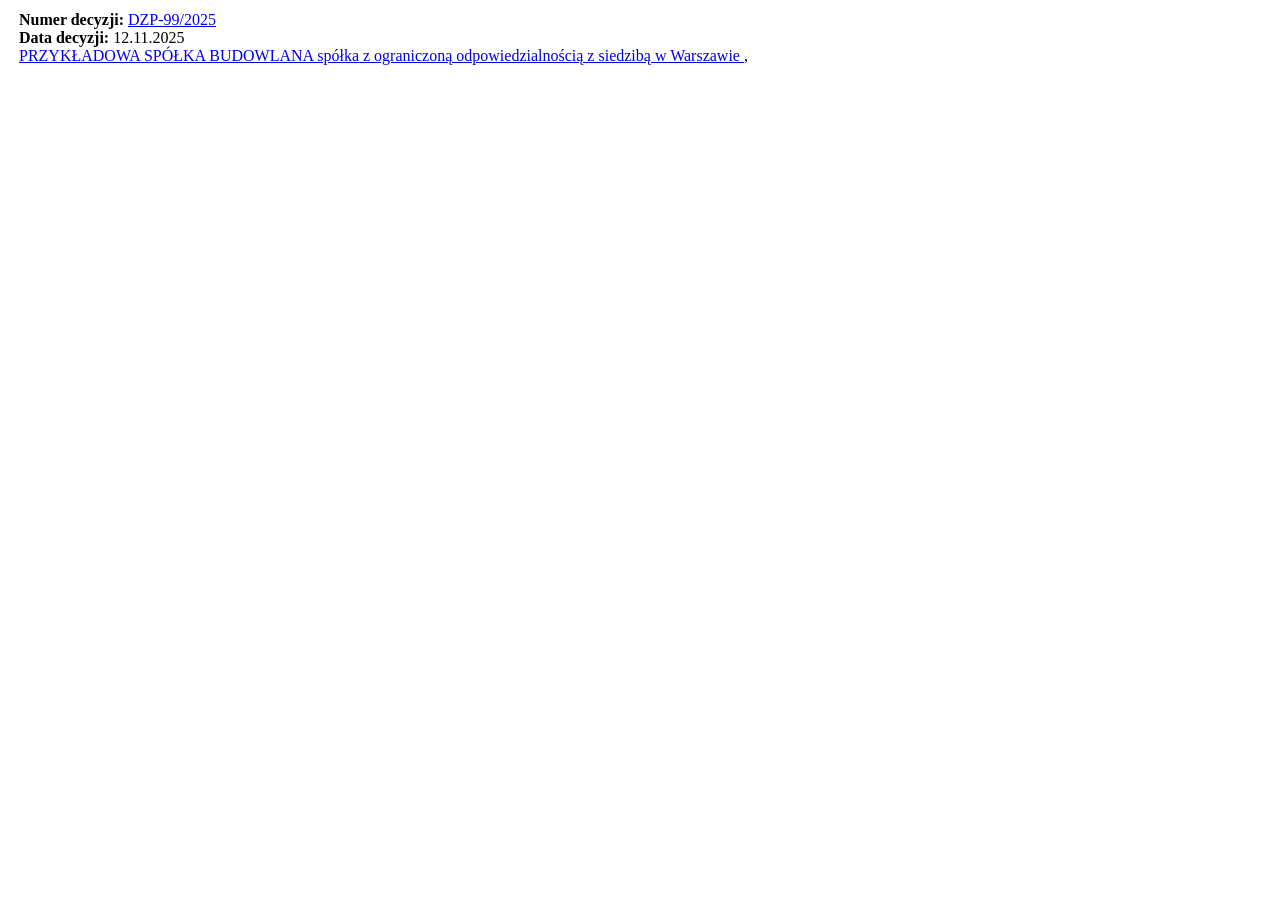
<file: tests/fixtures/http/uokik_zatory_test.html>
<!-- Fikcyjna decyzja wyłącznie do testów: firma testowa z pliku krs_odpis_przyklad.json. -->
<html><body><table>
<tr valign="top"><td></td><td></td><td><a href="/bp/dec_prez.nsf/0b335ee1820a0883c1257876002d1521/00000000000000000000000000000001?OpenDocument"></a><p class="text-left"><b>Numer decyzji: </b><a class="bluelink" href="#">DZP-99/2025</a><br><b>Data decyzji: </b>12.11.2025<br> <a class="bluelink" href="#">PRZYKŁADOWA SPÓŁKA BUDOWLANA spółka z ograniczoną odpowiedzialnością z siedzibą w Warszawie </a>, </p></td></tr>
</table></body></html>
</file>
